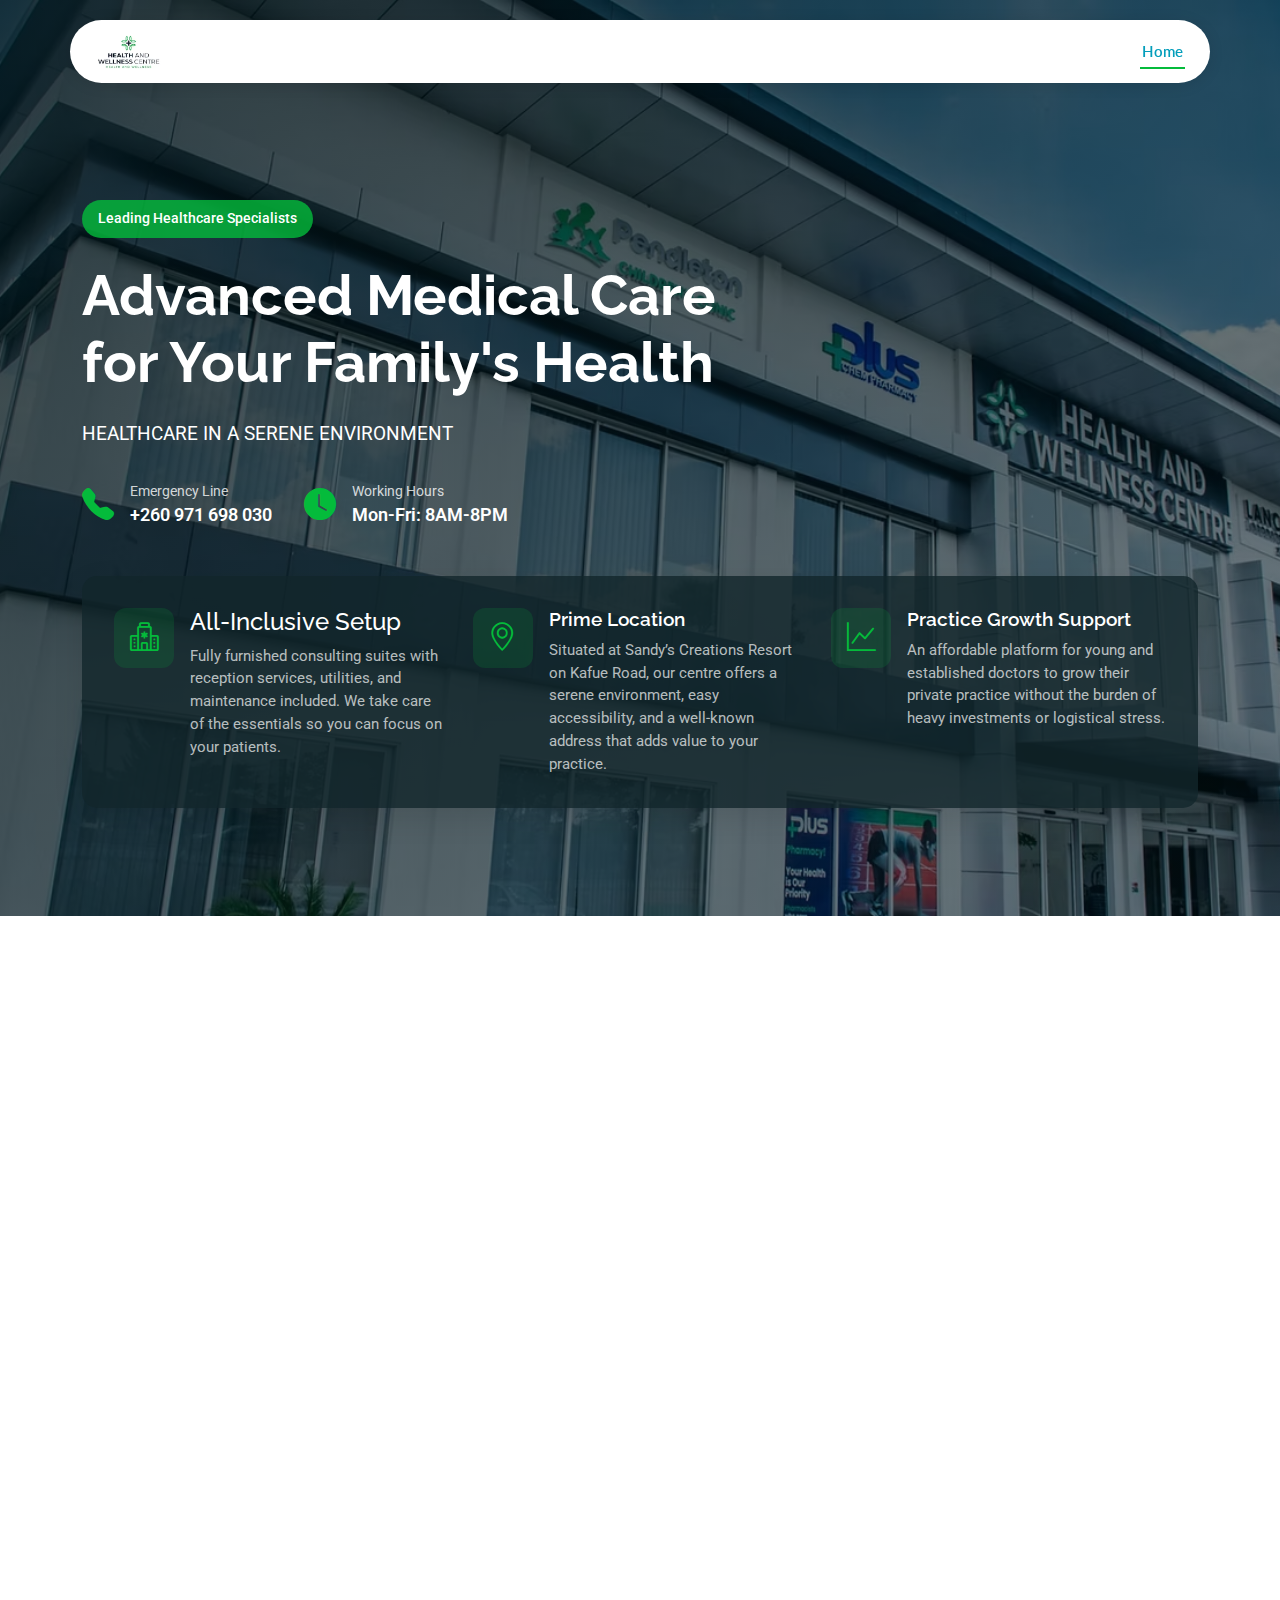
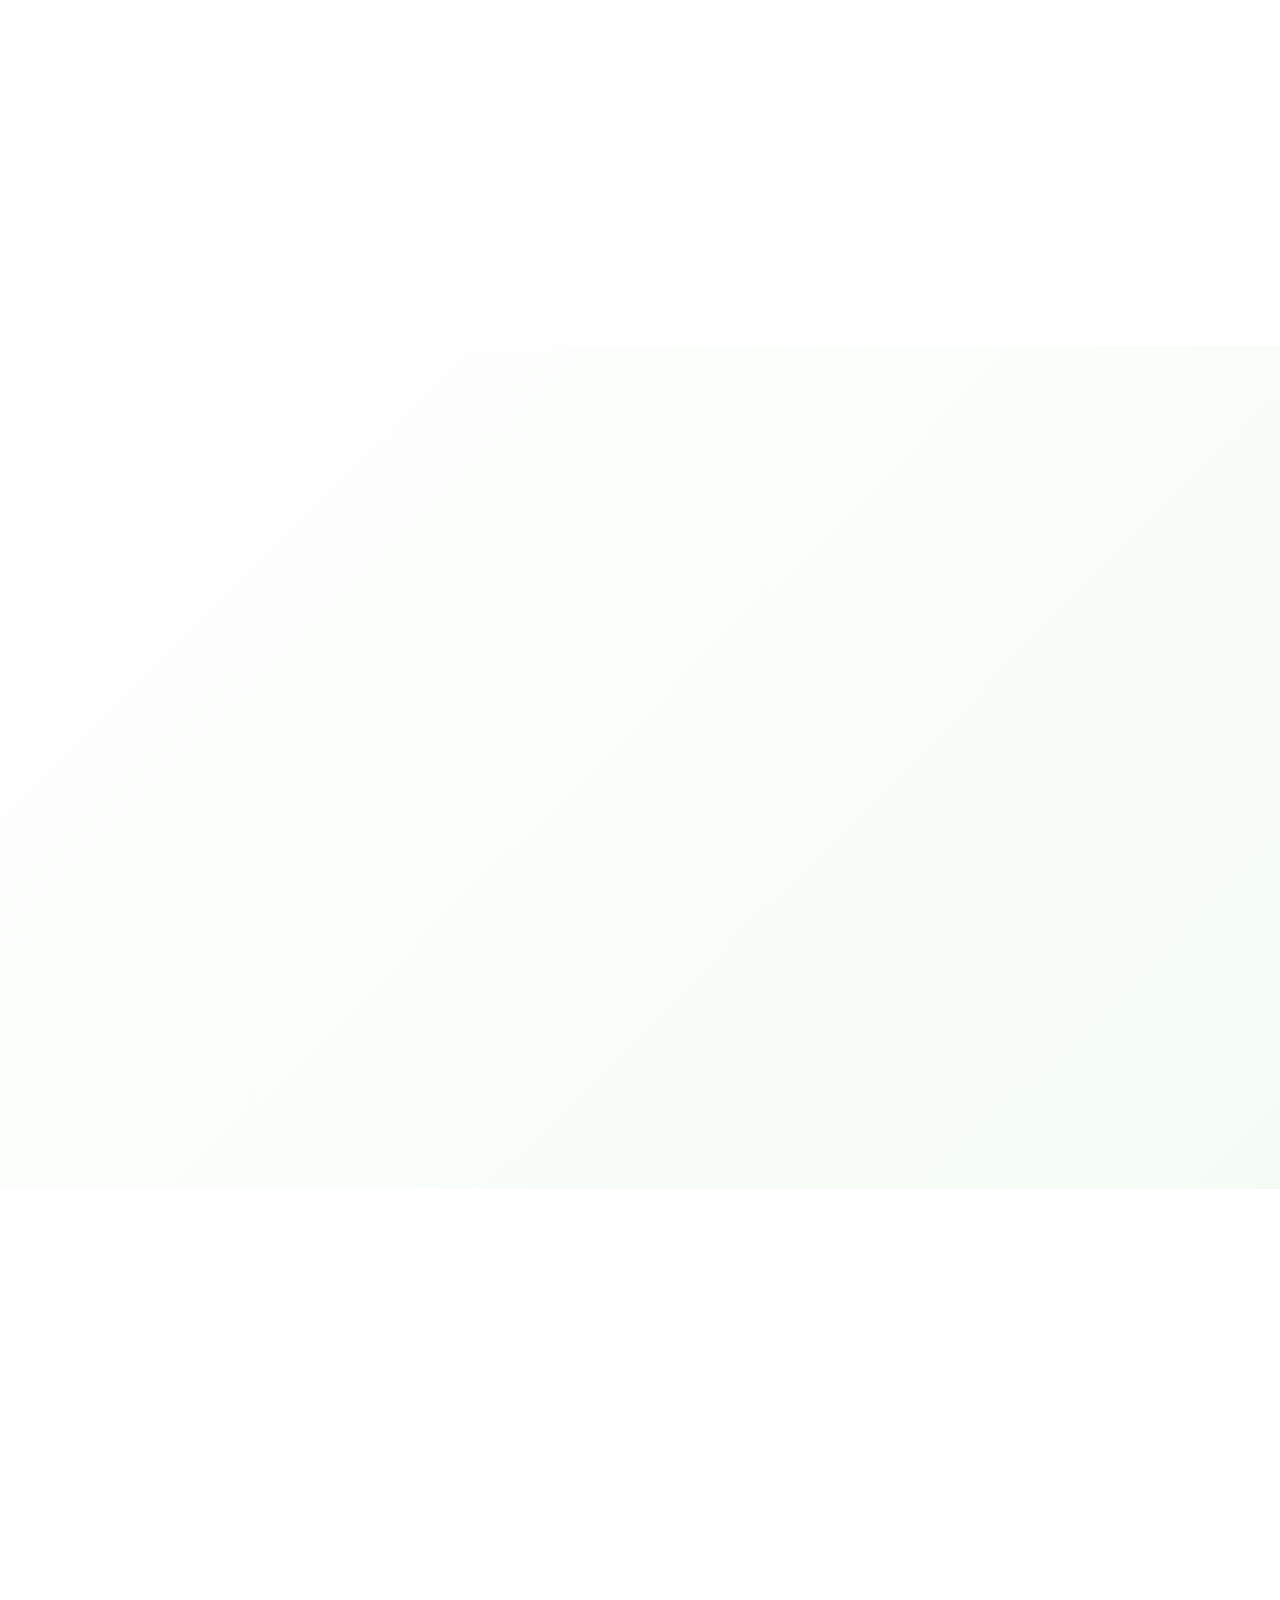
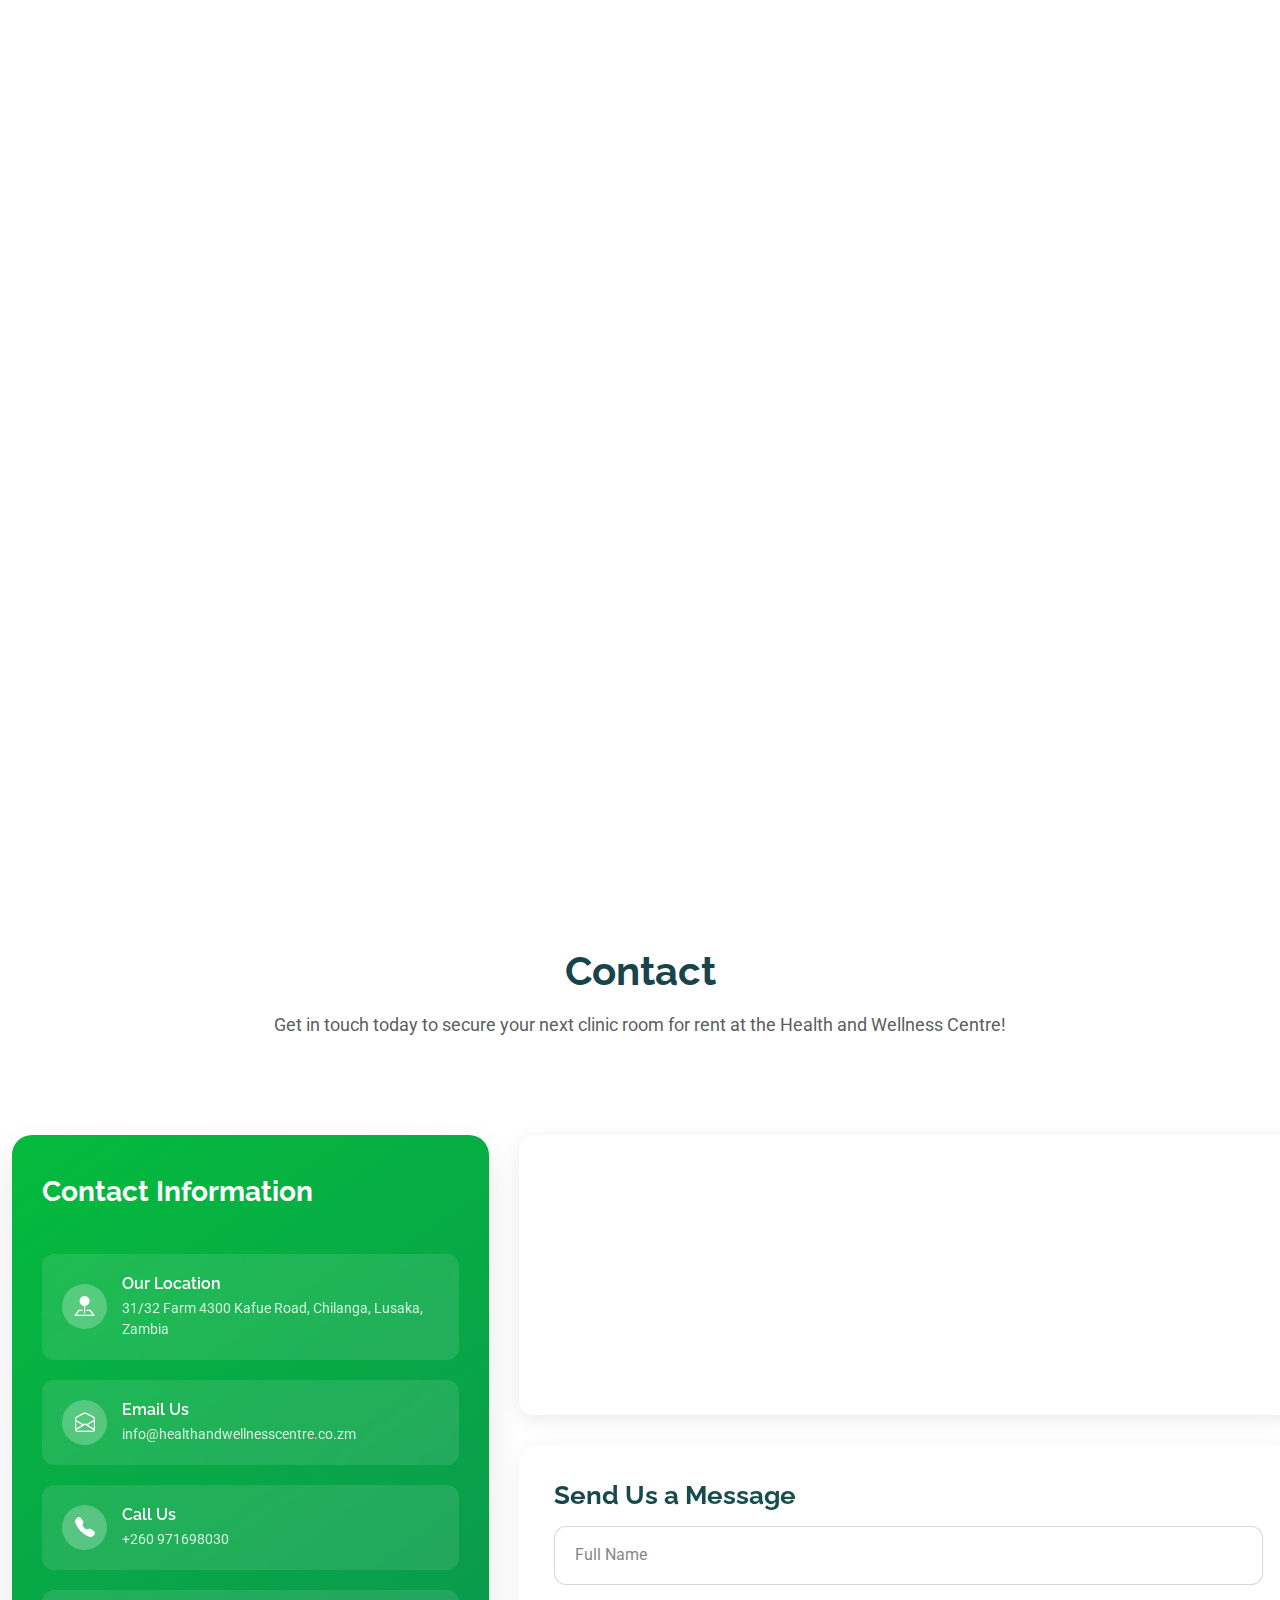
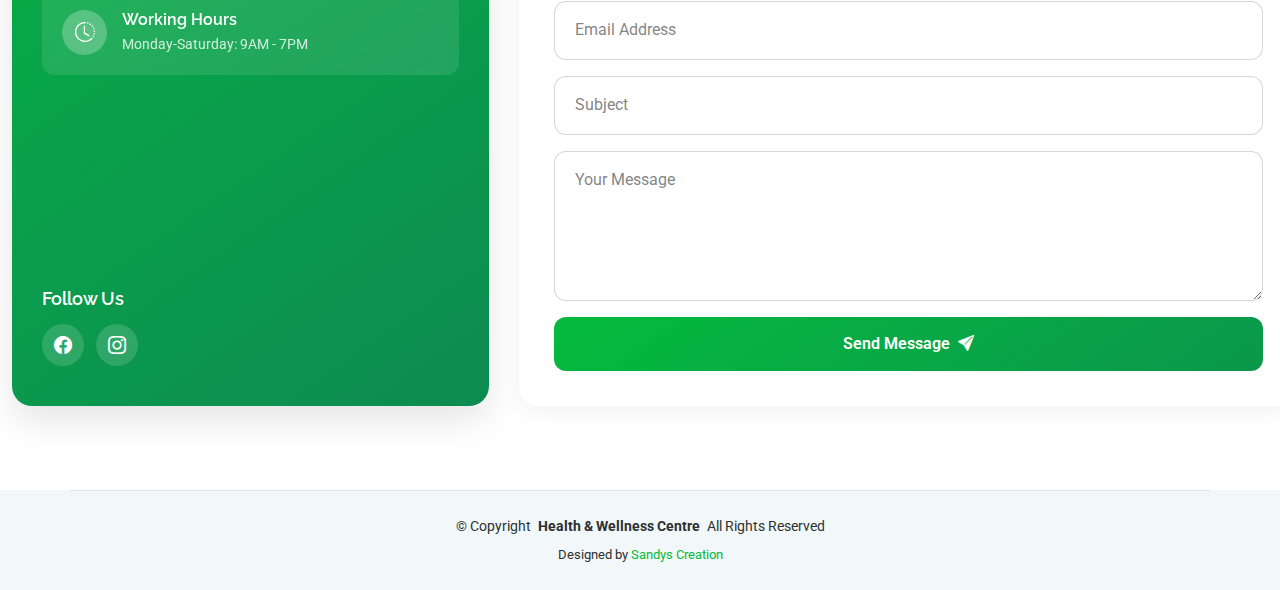
<file: index.html>
<!DOCTYPE html>
<html lang="en">
  <head>
    <meta charset="utf-8" />
    <meta content="width=device-width, initial-scale=1.0" name="viewport" />
    <title>Health & Wellness Centre</title>
    <meta name="description" content="" />
    <meta name="keywords" content="" />

    <!-- Favicons -->
    <link href="assets/img/favicon.png" rel="icon" />
    <link href="assets/img/apple-touch-icon.png" rel="apple-touch-icon" />

    <!-- Fonts -->
    <link href="https://fonts.googleapis.com" rel="preconnect" />
    <link href="https://fonts.gstatic.com" rel="preconnect" crossorigin />
    <link
      href="https://fonts.googleapis.com/css2?family=Roboto:ital,wght@0,100;0,300;0,400;0,500;0,700;0,900;1,100;1,300;1,400;1,500;1,700;1,900&family=Lato:ital,wght@0,100;0,300;0,400;0,700;0,900;1,100;1,300;1,400;1,700;1,900&family=Raleway:ital,wght@0,100;0,200;0,300;0,400;0,500;0,600;0,700;0,800;0,900;1,100;1,200;1,300;1,400;1,500;1,600;1,700;1,800;1,900&display=swap"
      rel="stylesheet"
    />

    <!-- Vendor CSS Files -->
    <link
      href="assets/vendor/bootstrap/css/bootstrap.min.css"
      rel="stylesheet"
    />
    <link
      href="assets/vendor/bootstrap-icons/bootstrap-icons.css"
      rel="stylesheet"
    />
    <link href="assets/vendor/aos/aos.css" rel="stylesheet" />
    <link
      href="assets/vendor/fontawesome-free/css/all.min.css"
      rel="stylesheet"
    />
    <link href="assets/vendor/swiper/swiper-bundle.min.css" rel="stylesheet" />
    <link
      href="assets/vendor/glightbox/css/glightbox.min.css"
      rel="stylesheet"
    />

    <!-- Main CSS File -->
    <link href="assets/css/main.css" rel="stylesheet" />
  </head>

  <body class="index-page">
    <header id="header" class="header d-flex align-items-center fixed-top">
      <div
        class="header-container container-fluid container-xl position-relative d-flex align-items-center justify-content-between"
      >
        <a
          href="index.html"
          class="logo d-flex align-items-center me-auto me-xl-0"
        >
          <img src="assets/img/logo.webp" alt="" />
        </a>

        <nav id="navmenu" class="navmenu">
          <ul>
            <li><a href="index.html" class="active">Home</a></li>
            <!-- <li><a href="about.html">Profile</a></li>
            <li><a href="departments.html">Facilities</a></li>
            <li><a href="doctors.html">Team</a></li>
            <li><a href="gallery.html">Gallery</a></li> -->
          </ul>
          <i class="mobile-nav-toggle d-xl-none bi bi-list"></i>
        </nav>
      </div>
    </header>

    <main class="main">
      <!-- Hero Section -->
      <section id="hero" class="hero section dark-background">
        <div class="container-fluid p-0">
          <div class="hero-wrapper">
            <div class="hero-image">
              <img
                src="assets/img/health/hero.avif"
                alt="Advanced Healthcare"
                class="img-fluid"
              />
            </div>

            <div class="hero-content">
              <div class="container">
                <div class="row">
                  <div
                    class="col-lg-7 col-md-10"
                    data-aos="fade-right"
                    data-aos-delay="100"
                  >
                    <div class="content-box">
                      <span
                        class="badge-accent"
                        data-aos="fade-up"
                        data-aos-delay="150"
                        >Leading Healthcare Specialists</span
                      >
                      <h1 data-aos="fade-up" data-aos-delay="200">
                        Advanced Medical Care for Your Family's Health
                      </h1>
                      <p data-aos="fade-up" data-aos-delay="250">
                        HEALTHCARE IN A SERENE ENVIRONMENT
                      </p>

                      <div
                        class="info-badges"
                        data-aos="fade-up"
                        data-aos-delay="350"
                      >
                        <div class="badge-item">
                          <i class="bi bi-telephone-fill"></i>
                          <div class="badge-content">
                            <span>Emergency Line</span>
                            <strong>+260 971 698 030</strong>
                          </div>
                        </div>
                        <div class="badge-item">
                          <i class="bi bi-clock-fill"></i>
                          <div class="badge-content">
                            <span>Working Hours</span>
                            <strong>Mon-Fri: 8AM-8PM</strong>
                          </div>
                        </div>
                      </div>
                    </div>
                  </div>
                </div>

                <div class="features-wrapper">
                  <div class="row gy-4">
                    <div class="col-lg-4">
                      <div
                        class="feature-item"
                        data-aos="fade-up"
                        data-aos-delay="450"
                      >
                        <div class="feature-icon">
                          <i
                            class="bi bi-hospital icon icon-maroon"
                            aria-hidden="true"
                          ></i>
                        </div>
                        <div class="feature-text">
                          <h4>All-Inclusive Setup</h4>
                          <p>
                            Fully furnished consulting suites with reception
                            services, utilities, and maintenance included. We
                            take care of the essentials so you can focus on your
                            patients.
                          </p>
                        </div>
                      </div>
                    </div>

                    <div class="col-lg-4">
                      <div
                        class="feature-item"
                        data-aos="fade-up"
                        data-aos-delay="500"
                      >
                        <div class="feature-icon">
                          <i
                            class="bi bi-geo-alt icon icon-maroon"
                            aria-hidden="true"
                          ></i>
                        </div>
                        <div class="feature-text">
                          <h3>Prime Location</h3>
                          <p>
                            Situated at Sandy’s Creations Resort on Kafue Road,
                            our centre offers a serene environment, easy
                            accessibility, and a well-known address that adds
                            value to your practice.
                          </p>
                        </div>
                      </div>
                    </div>

                    <div class="col-lg-4">
                      <div
                        class="feature-item"
                        data-aos="fade-up"
                        data-aos-delay="550"
                      >
                        <div class="feature-icon">
                          <i
                            class="bi bi-graph-up icon icon-maroon"
                            aria-hidden="true"
                          ></i>
                        </div>
                        <div class="feature-text">
                          <h3>Practice Growth Support</h3>
                          <p>
                            An affordable platform for young and established
                            doctors to grow their private practice without the
                            burden of heavy investments or logistical stress.
                          </p>
                        </div>
                      </div>
                    </div>
                  </div>
                </div>
              </div>
            </div>
          </div>
        </div>
      </section>
      <!-- /Hero Section -->

      <!-- Home About Section -->
      <section id="home-about" class="home-about section">
        <div class="container" data-aos="fade-up" data-aos-delay="100">
          <div class="row gy-5 align-items-center">
            <div class="col-lg-6" data-aos="fade-right" data-aos-delay="200">
              <div class="about-image">
                <img
                  src="assets/img/frontdesk.avif"
                  alt="Modern Healthcare Facility"
                  class="img-fluid rounded-3 mb-4"
                />
                <div class="experience-badge">
                  <span class="years">4+</span>
                  <span class="text">Years of Excellence</span>
                </div>
              </div>
            </div>

            <div class="col-lg-6" data-aos="fade-left" data-aos-delay="300">
              <div class="about-content">
                <h2>Welcome to the Health and Wellness Centre</h2>
                <p class="lead">
                  Nestled within the lush gardens and serene ponds of Sandy's
                  Creations Resort, our Health and Wellness Centre is a
                  dedicated sanctuary for your complete well-being. We provide a
                  comprehensive array of services in one of Zambia's most
                  picturesque and tranquil settings, designed to nurture your
                  physical, mental, and emotional health.
                </p>

                <div class="row g-4 mt-4">
                  <div class="col-md-6" data-aos="fade-up" data-aos-delay="400">
                    <div class="feature-item">
                      <div class="icon">
                        <i class="bi bi-heart-pulse"></i>
                      </div>
                      <h4>Holistic & Integrated Care</h4>
                      <p>
                        We uniquely blend conventional medicine with holistic
                        healing practices, treating the whole person—mind, body,
                        and spirit for truly comprehensive well-being.
                      </p>
                    </div>
                  </div>

                  <div class="col-md-6" data-aos="fade-up" data-aos-delay="500">
                    <div class="feature-item">
                      <div class="icon">
                        <i class="bi bi-star"></i>
                      </div>
                      <h4>Expert Multidisciplinary Team</h4>
                      <p>
                        Receive personalized care from our highly skilled and
                        compassionate practitioners, who span various
                        disciplines to meet all your health and wellness needs
                        under one roof.
                      </p>
                    </div>
                  </div>
                </div>

                <div class="cta-wrapper mt-4">
                  <a href="" class="btn btn-primary"
                    >Learn More About Us</a
                  >
                  <a href="#" class="btn btn-outline">Meet Our Team</a>
                </div>
              </div>
            </div>
          </div>

          <div
            class="row mt-5 pt-4 certifications-row"
            data-aos="fade-up"
            data-aos-delay="600"
          >
            <div class="col-12 text-center mb-4">
              <h4 class="certification-title">Our Facilities</h4>
            </div>
            <div class="col-12">
              <div class="certifications">
                <div
                  class="certification-item"
                  data-aos="zoom-in"
                  data-aos-delay="700"
                >
                  <img
                    src="assets/img/facilities/Leap.avif"
                    alt="Certification"
                  />
                </div>
                <div
                  class="certification-item"
                  data-aos="zoom-in"
                  data-aos-delay="800"
                >
                  <img
                    src="assets/img/facilities/Abacus.avif"
                    alt="Certification"
                  />
                </div>
                <div
                  class="certification-item"
                  data-aos="zoom-in"
                  data-aos-delay="900"
                >
                  <img
                    src="assets/img/facilities/Lancet.avif"
                    alt="Certification"
                  />
                </div>
                <div
                  class="certification-item"
                  data-aos="zoom-in"
                  data-aos-delay="900"
                >
                  <img
                    src="assets/img/facilities/Pendleton.avif"
                    alt="Certification"
                  />
                </div>

                <div
                  class="certification-item"
                  data-aos="zoom-in"
                  data-aos-delay="900"
                >
                  <img
                    src="assets/img/facilities/women.avif"
                    alt="Certification"
                  />
                </div>

                <div
                  class="certification-item"
                  data-aos="zoom-in"
                  data-aos-delay="1000"
                >
                  <img
                    src="assets/img/facilities/BRAUN.avif"
                    alt="Certification"
                  />
                </div>
              </div>
            </div>
          </div>
        </div>
      </section>
      <!-- /Home About Section -->

      

      <!-- Call To Action Section -->
      <section id="call-to-action" class="call-to-action section">
        <div class="container" data-aos="fade-up" data-aos-delay="100">
          <div class="row justify-content-center">
            <div class="col-lg-8 text-center">
              <h2 data-aos="fade-up" data-aos-delay="200">
                Your Health is Our Priority
              </h2>
              <p data-aos="fade-up" data-aos-delay="250">
                Comprehensive array of services aimed at enhancing your
                physical, mental, and emotional well-being.
              </p>
            </div>
          </div>

          <div class="row features-row" data-aos="fade-up" data-aos-delay="400">
            <div class="col-lg-4 col-md-6 mb-4">
              <div class="feature-card">
                <div class="icon-wrapper">
                  <i class="bi bi-people"></i>
                </div>
                <h5>Expert Medical Team</h5>
                <p>
                  Access a multidisciplinary team of experienced doctors and
                  wellness practitioners committed to personalized care tailored
                  to your needs.
                </p>
                <a href="#" class="feature-link">
                  <span>Meet Our Team</span>
                  <i class="bi bi-people"></i>
                </a>
              </div>
            </div>

            <div class="col-lg-4 col-md-6 mb-4">
              <div class="feature-card">
                <div class="icon-wrapper">
                  <i class="bi bi-flower1"></i>
                </div>
                <h5>Holistic Wellness</h5>
                <p>
                  Integrating conventional medicine with holistic therapies to
                  nurture your mind, body, and spirit. HAWC
                </p>
                <a href="#" class="feature-link">
                  <span>Explore Wellness</span>
                  <i class="bi bi-flower1"></i>
                </a>
              </div>
            </div>

            <div class="col-lg-4 col-md-6 mb-4">
              <div class="feature-card">
                <div class="icon-wrapper">
                  <i class="bi bi-tree"></i>
                </div>
                <h5>Relaxing Environment</h5>
                <p>
                  Set within Sandy’s Creations Resort, enjoy healing in a serene
                  and nature-inspired atmosphere.
                </p>
                <a href="#" class="feature-link">
                  <span>Learn More</span>
                  <i class="bi bi-tree"></i>
                </a>
              </div>
            </div>
          </div>

          <div class="emergency-alert" data-aos="zoom-in" data-aos-delay="500">
            <div class="row align-items-center">
              <div class="col-lg-8">
                <div class="emergency-content">
                  <div class="emergency-icon">
                    <i class="bi bi-telephone-fill"></i>
                  </div>
                  <div class="emergency-text">
                    <h4>Medical Emergency?</h4>
                    <p>
                      Call our 24/7 emergency hotline for immediate assistance
                    </p>
                  </div>
                </div>
              </div>
              <div class="col-lg-4 text-end">
                <a href="tel:911" class="emergency-btn">
                  <i class="bi bi-telephone-fill"></i>
                  Call (+260) 971698030
                </a>
              </div>
            </div>
          </div>
        </div>
      </section>
      <!-- /Call To Action Section -->


       <!-- Departments Section -->
    <section id="departments" class="departments section">

      <div class="container" data-aos="fade-up" data-aos-delay="100">
        <div class="row justify-content-center">
            <div class="col-lg-8 text-center">
              <h2 data-aos="fade-up" data-aos-delay="200">
                Your Health is Our Priority
              </h2>
              <p data-aos="fade-up" data-aos-delay="250">
                Comprehensive array of services aimed at enhancing your
                physical, mental, and emotional well-being.
              </p>
            </div>
          </div>

        <div class="row gy-4">

          <!-- First Column with 2 departments -->
          <div class="col-lg-4" data-aos="zoom-in" data-aos-delay="200">
            <div class="department-card">
              <div class="department-header">
                <div class="department-icon">
                  <i class="bi bi-heart-pulse"></i>
                </div>
                <h3>Nutrihealth Pharmacy</h3>
                <p class="department-subtitle">Guidance from pharmacists Nutritionists</p>
              </div>
              <div class="department-image-wrapper">
                <img src="assets/img/health/h1.webp" alt="Cardiology" class="img-fluid" loading="lazy">
                <div class="department-stats">
                </div>
              </div>
              <div class="department-content">
                <ul class="department-highlights">
                  <li><i class="bi bi-check2"></i> Wide range of imported & local medications</li>
                  <li><i class="bi bi-check2"></i> Vitamins, supplements, cosmetics</li>
                  <li><i class="bi bi-check2"></i> Nutritional health essentials</li>
                </ul>
              </div>
            </div>

            <div class="department-card" data-aos="zoom-in" data-aos-delay="350">
              <div class="department-header">
                <div class="department-icon">
                  <i class="bi bi-shield-plus"></i>
                </div>
                <h4>Lancet Laboratories Zambia</h4>
                <p class="department-subtitle">Part of Cerba Lancet Africa network</p>
              </div>
              <div class="department-image-wrapper">
                <img src="assets/img/health/h4.jpg" alt="Dermatology" class="img-fluid" loading="lazy">
                <div class="department-stats">
                </div>
              </div>
              <div class="department-content">
                <ul class="department-highlights">
                  <li><i class="bi bi-check2"></i> 24/7 pathology testing</li>
                  <li><i class="bi bi-check2"></i> Accredited by HPCZ & ASLM</li>
                  <li><i class="bi bi-check2"></i> Haematology, Immunology, Chemistry, Covid-19 tests</li>
                </ul>
              </div>
            </div>
          </div><!-- End First Column -->


              <!-- First Column with 2 departments -->
          <div class="col-lg-4" data-aos="zoom-in" data-aos-delay="200">
            <div class="department-card">
              <div class="department-header">
                <div class="department-icon">
                  <i class="bi bi-heart-pulse"></i>
                </div>
                <h3>B. Braun Renal Care Centre</h3>
                <p class="department-subtitle">Located at Sandy’s Creations, Lusaka </p>
              </div>
              <div class="department-image-wrapper">
                <img src="assets/img/health/h2.jpeg" alt="Cardiology" class="img-fluid" loading="lazy">
             
              </div>
              <div class="department-content">
                <p></p>
                <ul class="department-highlights">
                  <li><i class="bi bi-check2"></i> State-of-the-art dialysis machines</li>
                  <li><i class="bi bi-check2"></i> Experienced renal care staff</li>
                  <li><i class="bi bi-check2"></i> Serves local & international patients</li>
                </ul>
              </div>
            </div>

            <div class="department-card" data-aos="zoom-in" data-aos-delay="350">
              <div class="department-header">
                <div class="department-icon">
                  <i class="bi bi-shield-plus"></i>
                </div>
                <h3>Abacus Medical Services</h3>
                <p class="department-subtitle">Corporate medical packages available</p>
              </div>
              <div class="department-image-wrapper">
                <img src="assets/img/health/h5.webp" alt="Dermatology" class="img-fluid" loading="lazy">
              </div>
              <div class="department-content">
                <ul class="department-highlights">
                  <li><i class="bi bi-check2"></i> General & specialist consultations</li>
                  <li><i class="bi bi-check2"></i> Chronic disease management</li>
                  <li><i class="bi bi-check2"></i> Preventative healthcare & minor procedures</li>
                </ul>
              </div>
            </div>
          </div><!-- End First Column -->

              <!-- First Column with 2 departments -->
          <div class="col-lg-4" data-aos="zoom-in" data-aos-delay="200">
            <div class="department-card">
              <div class="department-header">
                <div class="department-icon">
                  <i class="bi bi-heart-pulse"></i>
                </div>
                <h3>Pendleton Children’s Clinic</h3>
                <p class="department-subtitle">Appointment-based consultations</p>
              </div>
              <div class="department-image-wrapper">
                <img src="assets/img/health/h3.jpg" alt="Cardiology" class="img-fluid" loading="lazy">
              </div>
              <div class="department-content">
                 <ul class="department-highlights">
                  <li><i class="bi bi-check2"></i> Exclusive child healthcare (0–16 yrs)</li>
                  <li><i class="bi bi-check2"></i> Vaccinations, autism & ADHD assessments</li>
                  <li><i class="bi bi-check2"></i> Under-five clinics, EEGs, lung tests</li>
                </ul>
              </div>
            </div>

            <div class="department-card" data-aos="zoom-in" data-aos-delay="350">
              <div class="department-header">
                <div class="department-icon">
                  <i class="bi bi-shield-plus"></i>
                </div>
                <h3>Leap Medical Services</h3>
                <p class="department-subtitle">Home care also available</p>
              </div>
              <div class="department-image-wrapper">
                <img src="assets/img/health/h6.jpg" alt="Dermatology" class="img-fluid" loading="lazy">
              </div>
              <div class="department-content">
                <ul class="department-highlights">
                  <li><i class="bi bi-check2"></i> General & specialist consultations</li>
                  <li><i class="bi bi-check2"></i> Physiotherapy & rehabilitation</li>
                  <li><i class="bi bi-check2"></i> Surgical interventions (lumps, joints, etc.)</li>
                </ul>
              </div>
            </div>
          </div><!-- End First Column -->


        </div>

      </div>

    </section><!-- /Departments Section -->

    

    <!-- Page Title -->
    <div class="page-title">
      <div class="title-wrapper">
        <h1>Contact</h1>
        <p>Get in touch today to secure your next clinic room for rent at the Health and Wellness Centre!</p>
      </div>
    </div><!-- End Page Title -->

    <!-- Contact Section -->
    <section id="contact" class="contact section">

      <div class="container">
        <div class="contact-wrapper">
          <div class="contact-info-panel">
            <div class="contact-info-header">
              <h3>Contact Information</h3>
              </div>

            <div class="contact-info-cards">
              <div class="info-card">
                <div class="icon-container">
                  <i class="bi bi-pin-map-fill"></i>
                </div>
                <div class="card-content">
                  <h4>Our Location</h4>
                  <p>31/32 Farm 4300 Kafue Road, Chilanga, Lusaka, Zambia</p>
                </div>
              </div>

              <div class="info-card">
                <div class="icon-container">
                  <i class="bi bi-envelope-open"></i>
                </div>
                <div class="card-content">
                  <h4>Email Us</h4>
                  <p>info@healthandwellnesscentre.co.zm</p>
                </div>
              </div>

              <div class="info-card">
                <div class="icon-container">
                  <i class="bi bi-telephone-fill"></i>
                </div>
                <div class="card-content">
                  <h4>Call Us</h4>
                  <p>​+260 971698030</p>
                </div>
              </div>

              <div class="info-card">
                <div class="icon-container">
                  <i class="bi bi-clock-history"></i>
                </div>
                <div class="card-content">
                  <h4>Working Hours</h4>
                  <p>Monday-Saturday: 9AM - 7PM</p>
                </div>
              </div>
            </div>

            <div class="social-links-panel">
              <h5>Follow Us</h5>
              <div class="social-icons">
                <a href="https://www.facebook.com/healthandwellnesscentrezm"><i class="bi bi-facebook"></i></a>
                <a href="https://www.instagram.com/healthandwellnesscentre.zm/#"><i class="bi bi-instagram"></i></a>
                 </div>
            </div>
          </div>

          <div class="contact-form-panel">
            <div class="map-container">
              <iframe src="https://www.google.com/maps/embed?pb=!1m14!1m12!1m3!1d285.7451060614568!2d28.261313588367695!3d-15.51062934173023!2m3!1f0!2f0!3f0!3m2!1i1024!2i768!4f13.1!5e0!3m2!1sen!2szm!4v1759485627727!5m2!1sen!2szm" width="100%" height="100%" style="border:0;" allowfullscreen="" loading="lazy" referrerpolicy="no-referrer-when-downgrade"></iframe>
            </div>

            <div class="form-container">
              <h3>Send Us a Message</h3>
            
              <form action="forms/contact.php" method="post" class="php-email-form">
                <div class="form-floating mb-3">
                  <input type="text" class="form-control" id="nameInput" name="name" placeholder="Full Name" required="">
                  <label for="nameInput">Full Name</label>
                </div>

                <div class="form-floating mb-3">
                  <input type="email" class="form-control" id="emailInput" name="email" placeholder="Email Address" required="">
                  <label for="emailInput">Email Address</label>
                </div>

                <div class="form-floating mb-3">
                  <input type="text" class="form-control" id="subjectInput" name="subject" placeholder="Subject" required="">
                  <label for="subjectInput">Subject</label>
                </div>

                <div class="form-floating mb-3">
                  <textarea class="form-control" id="messageInput" name="message" rows="5" placeholder="Your Message" style="height: 150px" required=""></textarea>
                  <label for="messageInput">Your Message</label>
                </div>

                <div class="my-3">
                  <div class="loading">Loading</div>
                  <div class="error-message"></div>
                  <div class="sent-message">Your message has been sent. Thank you!</div>
                </div>

                <div class="d-grid">
                  <button type="submit" class="btn-submit">Send Message <i class="bi bi-send-fill ms-2"></i></button>
                </div>
              </form>
            </div>
          </div>
        </div>
      </div>
    </section><!-- /Contact Section -->



      
    </main>

    <footer id="footer" class="footer position-relative light-background">
    

      <div class="container copyright text-center mt-4">
        <p>
          © <span>Copyright</span>
          <strong class="px-1 sitename">Health & Wellness Centre</strong>
          <span>All Rights Reserved</span>
        </p>
        <div class="credits">
          Designed by <a href="https://sandyscreations.net/">Sandys Creation</a>
        </div>
      </div>
    </footer>

    <!-- Scroll Top -->
    <a
      href="#"
      id="scroll-top"
      class="scroll-top d-flex align-items-center justify-content-center"
      ><i class="bi bi-arrow-up-short"></i
    ></a>

    <!-- Preloader -->
    <div id="preloader"></div>

    <!-- Vendor JS Files -->
    <script src="assets/vendor/bootstrap/js/bootstrap.bundle.min.js"></script>
    <script src="assets/vendor/php-email-form/validate.js"></script>
    <script src="assets/vendor/aos/aos.js"></script>
    <script src="assets/vendor/purecounter/purecounter_vanilla.js"></script>
    <script src="assets/vendor/swiper/swiper-bundle.min.js"></script>
    <script src="assets/vendor/imagesloaded/imagesloaded.pkgd.min.js"></script>
    <script src="assets/vendor/isotope-layout/isotope.pkgd.min.js"></script>
    <script src="assets/vendor/glightbox/js/glightbox.min.js"></script>

    <!-- Main JS File -->
    <script src="assets/js/main.js"></script>
  </body>
</html>
</file>
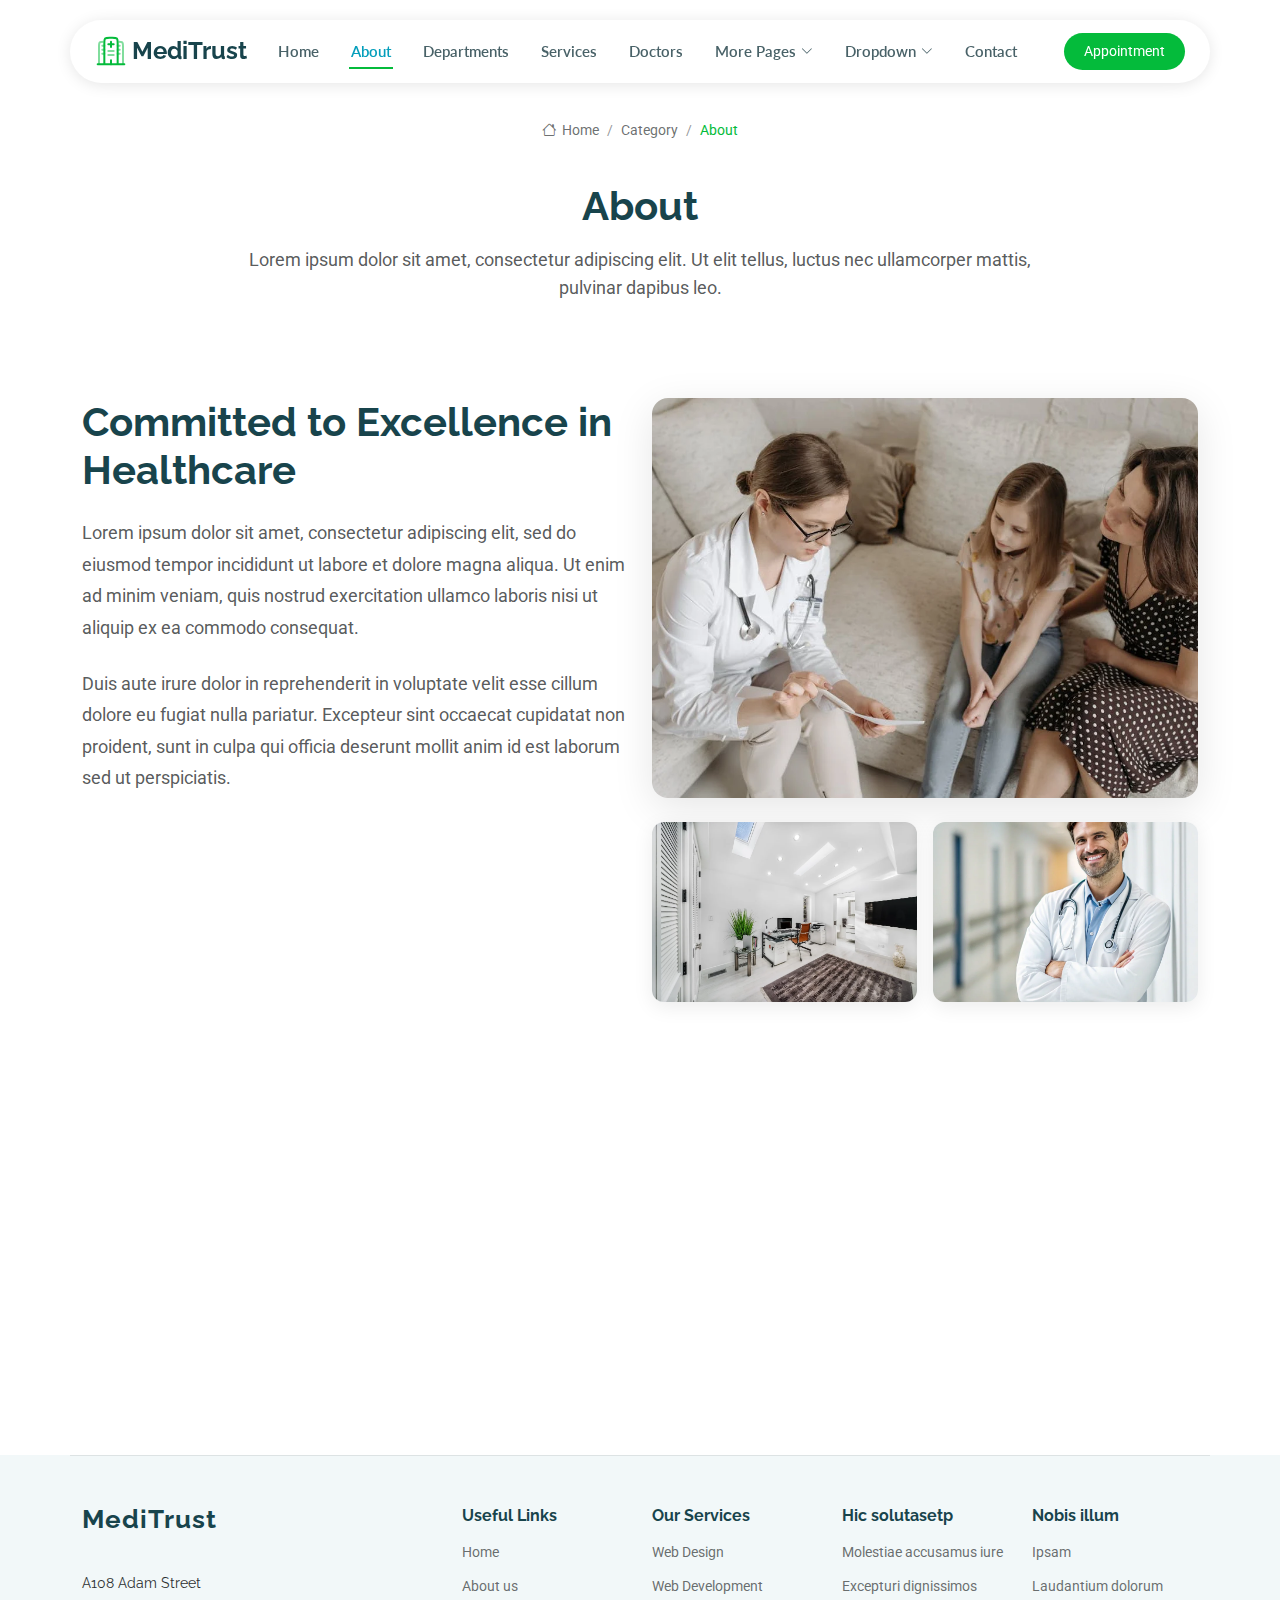
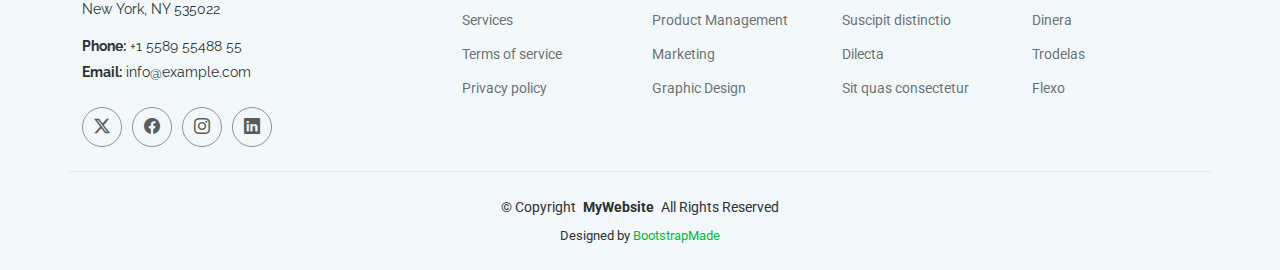
<file: about.html>
<!DOCTYPE html>
<html lang="en">

<head>
  <meta charset="utf-8">
  <meta content="width=device-width, initial-scale=1.0" name="viewport">
  <title>About - MediTrust Bootstrap Template</title>
  <meta name="description" content="">
  <meta name="keywords" content="">

  <!-- Favicons -->
  <link href="../assets/img/favicon.png" rel="icon">
  <link href="../assets/img/apple-touch-icon.png" rel="apple-touch-icon">

  <!-- Fonts -->
  <link href="https://fonts.googleapis.com" rel="preconnect">
  <link href="https://fonts.gstatic.com" rel="preconnect" crossorigin>
  <link href="https://fonts.googleapis.com/css2?family=Roboto:ital,wght@0,100;0,300;0,400;0,500;0,700;0,900;1,100;1,300;1,400;1,500;1,700;1,900&family=Lato:ital,wght@0,100;0,300;0,400;0,700;0,900;1,100;1,300;1,400;1,700;1,900&family=Raleway:ital,wght@0,100;0,200;0,300;0,400;0,500;0,600;0,700;0,800;0,900;1,100;1,200;1,300;1,400;1,500;1,600;1,700;1,800;1,900&display=swap" rel="stylesheet">

  <!-- Vendor CSS Files -->
  <link href="../assets/vendor/bootstrap/css/bootstrap.min.css" rel="stylesheet">
  <link href="../assets/vendor/bootstrap-icons/bootstrap-icons.css" rel="stylesheet">
  <link href="../assets/vendor/aos/aos.css" rel="stylesheet">
  <link href="../assets/vendor/fontawesome-free/css/all.min.css" rel="stylesheet">
  <link href="../assets/vendor/swiper/swiper-bundle.min.css" rel="stylesheet">
  <link href="../assets/vendor/glightbox/css/glightbox.min.css" rel="stylesheet">

  <!-- Main CSS File -->
  <link href="../assets/css/main.css" rel="stylesheet">

  <!-- =======================================================
  * Template Name: MediTrust
  * Template URL: https://bootstrapmade.com/meditrust-bootstrap-hospital-website-template/
  * Updated: Jul 04 2025 with Bootstrap v5.3.7
  * Author: BootstrapMade.com
  * License: https://bootstrapmade.com/license/
  ======================================================== -->
</head>

<body class="about-page">

  <header id="header" class="header d-flex align-items-center fixed-top">
    <div class="header-container container-fluid container-xl position-relative d-flex align-items-center justify-content-between">

      <a href="index.html" class="logo d-flex align-items-center me-auto me-xl-0">
        <!-- Uncomment the line below if you also wish to use an image logo -->
        <!-- <img src="../assets/img/logo.webp" alt=""> -->
        <svg class="my-icon" viewBox="0 0 24 24" fill="none" xmlns="http://www.w3.org/2000/svg">
          <g id="bgCarrier" stroke-width="0"></g>
          <g id="tracerCarrier" stroke-linecap="round" stroke-linejoin="round"></g>
          <g id="iconCarrier">
            <path d="M22 22L2 22" stroke="currentColor" stroke-width="1.5" stroke-linecap="round"></path>
            <path d="M17 22V6C17 4.11438 17 3.17157 16.4142 2.58579C15.8284 2 14.8856 2 13 2H11C9.11438 2 8.17157 2 7.58579 2.58579C7 3.17157 7 4.11438 7 6V22" stroke="currentColor" stroke-width="1.5"></path>
            <path opacity="0.5" d="M21 22V8.5C21 7.09554 21 6.39331 20.6629 5.88886C20.517 5.67048 20.3295 5.48298 20.1111 5.33706C19.6067 5 18.9045 5 17.5 5" stroke="currentColor" stroke-width="1.5"></path>
            <path opacity="0.5" d="M3 22V8.5C3 7.09554 3 6.39331 3.33706 5.88886C3.48298 5.67048 3.67048 5.48298 3.88886 5.33706C4.39331 5 5.09554 5 6.5 5" stroke="currentColor" stroke-width="1.5"></path>
            <path d="M12 22V19" stroke="currentColor" stroke-width="1.5" stroke-linecap="round"></path>
            <path opacity="0.5" d="M10 12H14" stroke="currentColor" stroke-width="1.5" stroke-linecap="round"></path>
            <path opacity="0.5" d="M5.5 11H7" stroke="currentColor" stroke-width="1.5" stroke-linecap="round"></path>
            <path opacity="0.5" d="M5.5 14H7" stroke="currentColor" stroke-width="1.5" stroke-linecap="round"></path>
            <path opacity="0.5" d="M17 11H18.5" stroke="currentColor" stroke-width="1.5" stroke-linecap="round"></path>
            <path opacity="0.5" d="M17 14H18.5" stroke="currentColor" stroke-width="1.5" stroke-linecap="round"></path>
            <path opacity="0.5" d="M5.5 8H7" stroke="currentColor" stroke-width="1.5" stroke-linecap="round"></path>
            <path opacity="0.5" d="M17 8H18.5" stroke="currentColor" stroke-width="1.5" stroke-linecap="round"></path>
            <path opacity="0.5" d="M10 15H14" stroke="currentColor" stroke-width="1.5" stroke-linecap="round"></path>
            <path d="M12 9V5" stroke="currentColor" stroke-width="1.5" stroke-linecap="round" stroke-linejoin="round"></path>
            <path d="M14 7L10 7" stroke="currentColor" stroke-width="1.5" stroke-linecap="round" stroke-linejoin="round"></path>
          </g>
        </svg>

        <h1 class="sitename">MediTrust</h1>
      </a>

      <nav id="navmenu" class="navmenu">
        <ul>
          <li><a href="index.html">Home</a></li>
          <li><a href="about.html" class="active">About</a></li>
          <li><a href="departments.html">Departments</a></li>
          <li><a href="services.html">Services</a></li>
          <li><a href="doctors.html">Doctors</a></li>
          <li class="dropdown"><a href="#"><span>More Pages</span> <i class="bi bi-chevron-down toggle-dropdown"></i></a>
            <ul>
              <li><a href="department-details.html">Department Details</a></li>
              <li><a href="service-details.html">Service Details</a></li>
              <li><a href="appointment.html">Appointment</a></li>
              <li><a href="testimonials.html">Testimonials</a></li>
              <li><a href="faq.html">Frequently Asked Questions</a></li>
              <li><a href="gallery.html">Gallery</a></li>
              <li><a href="terms.html">Terms</a></li>
              <li><a href="privacy.html">Privacy</a></li>
              <li><a href="404.html">404</a></li>
            </ul>
          </li>
          <li class="dropdown"><a href="#"><span>Dropdown</span> <i class="bi bi-chevron-down toggle-dropdown"></i></a>
            <ul>
              <li><a href="#">Dropdown 1</a></li>
              <li class="dropdown"><a href="#"><span>Deep Dropdown</span> <i class="bi bi-chevron-down toggle-dropdown"></i></a>
                <ul>
                  <li><a href="#">Deep Dropdown 1</a></li>
                  <li><a href="#">Deep Dropdown 2</a></li>
                  <li><a href="#">Deep Dropdown 3</a></li>
                  <li><a href="#">Deep Dropdown 4</a></li>
                  <li><a href="#">Deep Dropdown 5</a></li>
                </ul>
              </li>
              <li><a href="#">Dropdown 2</a></li>
              <li><a href="#">Dropdown 3</a></li>
              <li><a href="#">Dropdown 4</a></li>
            </ul>
          </li>
          <li><a href="contact.html">Contact</a></li>
        </ul>
        <i class="mobile-nav-toggle d-xl-none bi bi-list"></i>
      </nav>

      <a class="btn-getstarted" href="appointment.html">Appointment</a>

    </div>
  </header>

  <main class="main">

    <!-- Page Title -->
    <div class="page-title">
      <div class="breadcrumbs">
        <nav aria-label="breadcrumb">
          <ol class="breadcrumb">
            <li class="breadcrumb-item"><a href="#"><i class="bi bi-house"></i> Home</a></li>
            <li class="breadcrumb-item"><a href="#">Category</a></li>
            <li class="breadcrumb-item active current">About</li>
          </ol>
        </nav>
      </div>

      <div class="title-wrapper">
        <h1>About</h1>
        <p>Lorem ipsum dolor sit amet, consectetur adipiscing elit. Ut elit tellus, luctus nec ullamcorper mattis, pulvinar dapibus leo.</p>
      </div>
    </div><!-- End Page Title -->

    <!-- About Section -->
    <section id="about" class="about section">

      <div class="container" data-aos="fade-up" data-aos-delay="100">

        <div class="row gy-4">
          <div class="col-lg-6">
            <div class="content">
              <h2>Committed to Excellence in Healthcare</h2>
              <p>
                Lorem ipsum dolor sit amet, consectetur adipiscing elit, sed do eiusmod tempor incididunt ut labore et dolore magna aliqua. Ut enim ad minim veniam, quis nostrud exercitation ullamco laboris nisi ut aliquip ex ea commodo consequat.
              </p>
              <p>
                Duis aute irure dolor in reprehenderit in voluptate velit esse cillum dolore eu fugiat nulla pariatur. Excepteur sint occaecat cupidatat non proident, sunt in culpa qui officia deserunt mollit anim id est laborum sed ut perspiciatis.
              </p>

              <div class="stats-container" data-aos="fade-up" data-aos-delay="200">
                <div class="row gy-4">
                  <div class="col-sm-6 col-lg-12 col-xl-6">
                    <div class="stat-item">
                      <div class="stat-number">
                        <span data-purecounter-start="0" data-purecounter-end="25" data-purecounter-duration="1" class="purecounter"></span>+
                      </div>
                      <div class="stat-label">Years of Experience</div>
                    </div>
                  </div>
                  <div class="col-sm-6 col-lg-12 col-xl-6">
                    <div class="stat-item">
                      <div class="stat-number">
                        <span data-purecounter-start="0" data-purecounter-end="50000" data-purecounter-duration="2" class="purecounter"></span>+
                      </div>
                      <div class="stat-label">Patients Treated</div>
                    </div>
                  </div>
                </div>
              </div>

              <div class="cta-buttons" data-aos="fade-up" data-aos-delay="300">
                <a href="#" class="btn-primary">Meet Our Doctors</a>
                <a href="#" class="btn-secondary">View Our Services</a>
              </div>
            </div>
          </div>

          <div class="col-lg-6">
            <div class="image-section" data-aos="fade-left" data-aos-delay="200">
              <div class="main-image">
                <img src="../assets/img/health/consultation-3.webp" alt="Healthcare consultation" class="img-fluid">
              </div>
              <div class="image-grid">
                <div class="grid-item">
                  <img src="../assets/img/health/facilities-2.webp" alt="Medical facility" class="img-fluid">
                </div>
                <div class="grid-item">
                  <img src="../assets/img/health/staff-5.webp" alt="Medical staff" class="img-fluid">
                </div>
              </div>
            </div>
          </div>
        </div>

        <div class="certifications-section" data-aos="fade-up" data-aos-delay="400">
          <div class="row">
            <div class="col-lg-12">
              <div class="section-header">
                <h3>Accreditations &amp; Certifications</h3>
                <p>We are proud to be accredited by leading healthcare organizations</p>
              </div>
              <div class="certifications-grid">
                <div class="certification-item">
                  <img src="../assets/img/clients/clients-1.webp" alt="JCI Accreditation" class="img-fluid">
                </div>
                <div class="certification-item">
                  <img src="../assets/img/clients/clients-2.webp" alt="NABH Certification" class="img-fluid">
                </div>
                <div class="certification-item">
                  <img src="../assets/img/clients/clients-3.webp" alt="ISO 9001" class="img-fluid">
                </div>
                <div class="certification-item">
                  <img src="../assets/img/clients/clients-4.webp" alt="CAP Accreditation" class="img-fluid">
                </div>
                <div class="certification-item">
                  <img src="../assets/img/clients/clients-5.webp" alt="Medical Board" class="img-fluid">
                </div>
                <div class="certification-item">
                  <img src="../assets/img/clients/clients-6.webp" alt="Healthcare Association" class="img-fluid">
                </div>
              </div>
            </div>
          </div>
        </div>

      </div>

    </section><!-- /About Section -->

  </main>

  <footer id="footer" class="footer position-relative light-background">

    <div class="container footer-top">
      <div class="row gy-4">
        <div class="col-lg-4 col-md-6 footer-about">
          <a href="index.html" class="logo d-flex align-items-center">
            <span class="sitename">MediTrust</span>
          </a>
          <div class="footer-contact pt-3">
            <p>A108 Adam Street</p>
            <p>New York, NY 535022</p>
            <p class="mt-3"><strong>Phone:</strong> <span>+1 5589 55488 55</span></p>
            <p><strong>Email:</strong> <span>info@example.com</span></p>
          </div>
          <div class="social-links d-flex mt-4">
            <a href=""><i class="bi bi-twitter-x"></i></a>
            <a href=""><i class="bi bi-facebook"></i></a>
            <a href=""><i class="bi bi-instagram"></i></a>
            <a href=""><i class="bi bi-linkedin"></i></a>
          </div>
        </div>

        <div class="col-lg-2 col-md-3 footer-links">
          <h4>Useful Links</h4>
          <ul>
            <li><a href="#">Home</a></li>
            <li><a href="#">About us</a></li>
            <li><a href="#">Services</a></li>
            <li><a href="#">Terms of service</a></li>
            <li><a href="#">Privacy policy</a></li>
          </ul>
        </div>

        <div class="col-lg-2 col-md-3 footer-links">
          <h4>Our Services</h4>
          <ul>
            <li><a href="#">Web Design</a></li>
            <li><a href="#">Web Development</a></li>
            <li><a href="#">Product Management</a></li>
            <li><a href="#">Marketing</a></li>
            <li><a href="#">Graphic Design</a></li>
          </ul>
        </div>

        <div class="col-lg-2 col-md-3 footer-links">
          <h4>Hic solutasetp</h4>
          <ul>
            <li><a href="#">Molestiae accusamus iure</a></li>
            <li><a href="#">Excepturi dignissimos</a></li>
            <li><a href="#">Suscipit distinctio</a></li>
            <li><a href="#">Dilecta</a></li>
            <li><a href="#">Sit quas consectetur</a></li>
          </ul>
        </div>

        <div class="col-lg-2 col-md-3 footer-links">
          <h4>Nobis illum</h4>
          <ul>
            <li><a href="#">Ipsam</a></li>
            <li><a href="#">Laudantium dolorum</a></li>
            <li><a href="#">Dinera</a></li>
            <li><a href="#">Trodelas</a></li>
            <li><a href="#">Flexo</a></li>
          </ul>
        </div>

      </div>
    </div>

    <div class="container copyright text-center mt-4">
      <p>© <span>Copyright</span> <strong class="px-1 sitename">MyWebsite</strong> <span>All Rights Reserved</span></p>
      <div class="credits">
        <!-- All the links in the footer should remain intact. -->
        <!-- You can delete the links only if you've purchased the pro version. -->
        <!-- Licensing information: https://bootstrapmade.com/license/ -->
        <!-- Purchase the pro version with working PHP/AJAX contact form: [buy-url] -->
        Designed by <a href="https://bootstrapmade.com/">BootstrapMade</a>
      </div>
    </div>

  </footer>

  <!-- Scroll Top -->
  <a href="#" id="scroll-top" class="scroll-top d-flex align-items-center justify-content-center"><i class="bi bi-arrow-up-short"></i></a>

  <!-- Preloader -->
  <div id="preloader"></div>

  <!-- Vendor JS Files -->
  <script src="../assets/vendor/bootstrap/js/bootstrap.bundle.min.js"></script>
  <script src="../assets/vendor/php-email-form/validate.js"></script>
  <script src="../assets/vendor/aos/aos.js"></script>
  <script src="../assets/vendor/purecounter/purecounter_vanilla.js"></script>
  <script src="../assets/vendor/swiper/swiper-bundle.min.js"></script>
  <script src="../assets/vendor/imagesloaded/imagesloaded.pkgd.min.js"></script>
  <script src="../assets/vendor/isotope-layout/isotope.pkgd.min.js"></script>
  <script src="../assets/vendor/glightbox/js/glightbox.min.js"></script>

  <!-- Main JS File -->
  <script src="../assets/js/main.js"></script>

</body>

</html>
</file>
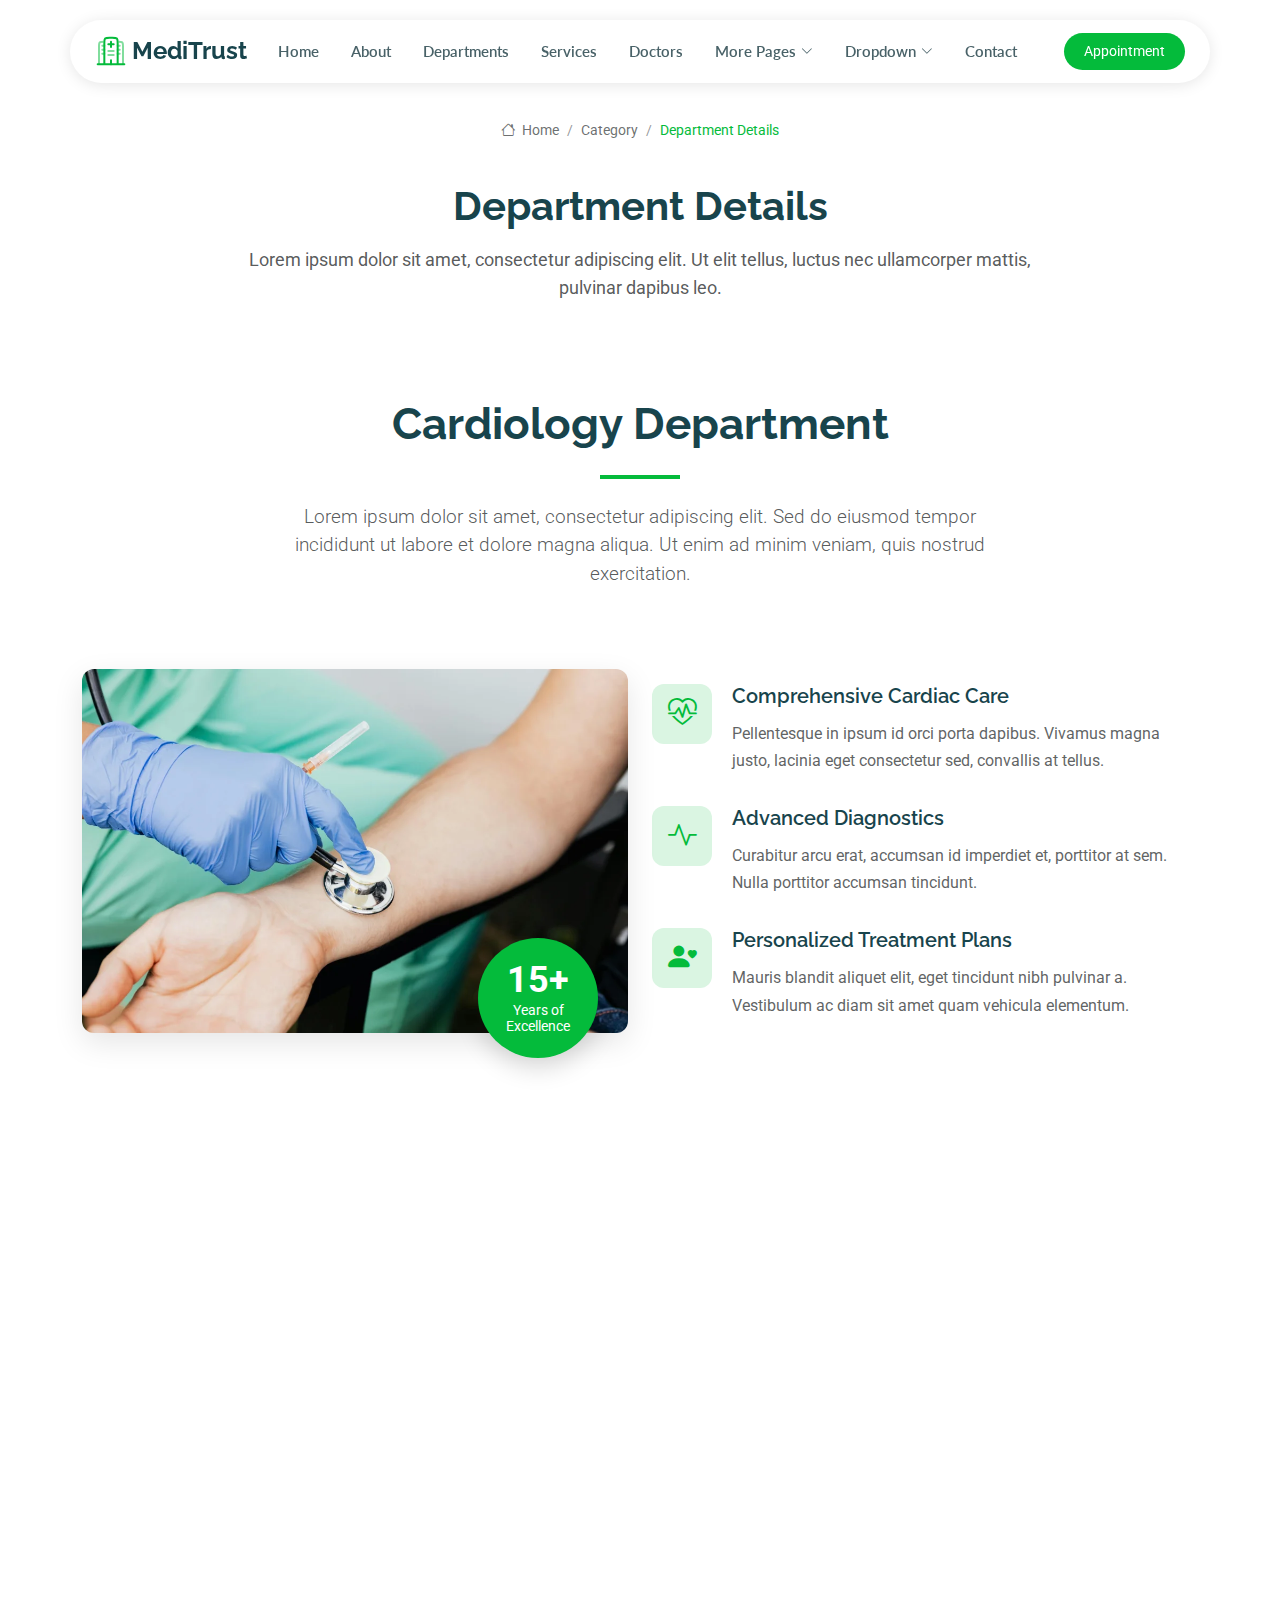
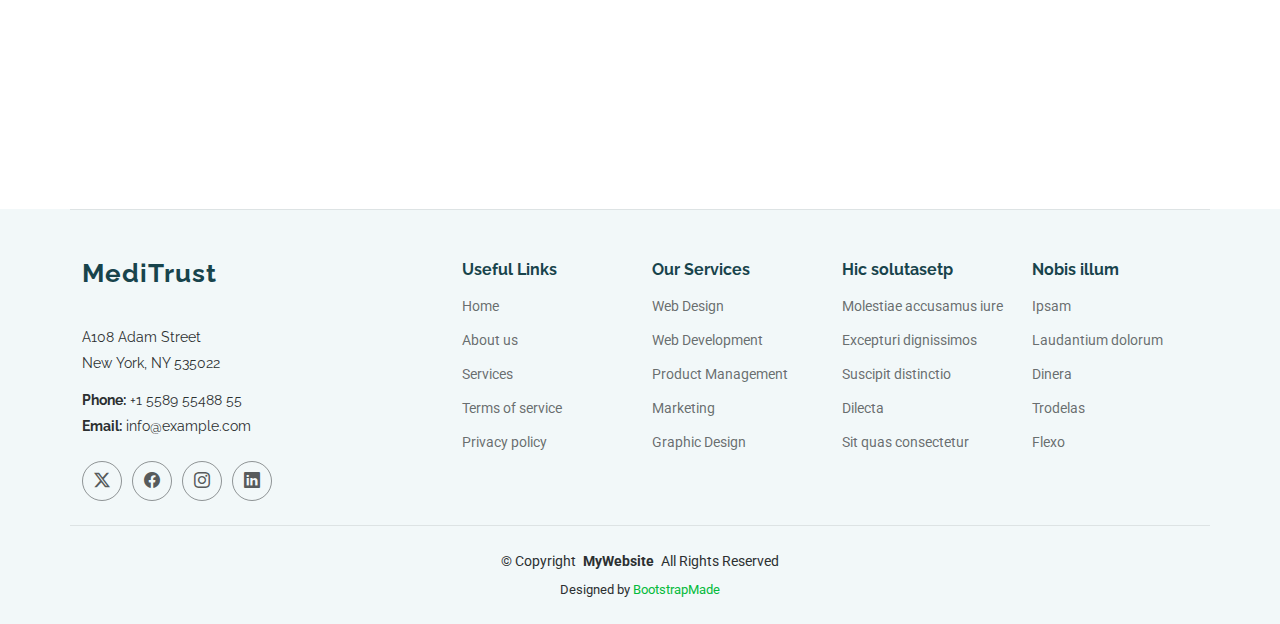
<file: department-details.html>
<!DOCTYPE html>
<html lang="en">

<head>
  <meta charset="utf-8">
  <meta content="width=device-width, initial-scale=1.0" name="viewport">
  <title>Department Details - MediTrust Bootstrap Template</title>
  <meta name="description" content="">
  <meta name="keywords" content="">

  <!-- Favicons -->
  <link href="assets/img/favicon.png" rel="icon">
  <link href="assets/img/apple-touch-icon.png" rel="apple-touch-icon">

  <!-- Fonts -->
  <link href="https://fonts.googleapis.com" rel="preconnect">
  <link href="https://fonts.gstatic.com" rel="preconnect" crossorigin>
  <link href="https://fonts.googleapis.com/css2?family=Roboto:ital,wght@0,100;0,300;0,400;0,500;0,700;0,900;1,100;1,300;1,400;1,500;1,700;1,900&family=Lato:ital,wght@0,100;0,300;0,400;0,700;0,900;1,100;1,300;1,400;1,700;1,900&family=Raleway:ital,wght@0,100;0,200;0,300;0,400;0,500;0,600;0,700;0,800;0,900;1,100;1,200;1,300;1,400;1,500;1,600;1,700;1,800;1,900&display=swap" rel="stylesheet">

  <!-- Vendor CSS Files -->
  <link href="assets/vendor/bootstrap/css/bootstrap.min.css" rel="stylesheet">
  <link href="assets/vendor/bootstrap-icons/bootstrap-icons.css" rel="stylesheet">
  <link href="assets/vendor/aos/aos.css" rel="stylesheet">
  <link href="assets/vendor/fontawesome-free/css/all.min.css" rel="stylesheet">
  <link href="assets/vendor/swiper/swiper-bundle.min.css" rel="stylesheet">
  <link href="assets/vendor/glightbox/css/glightbox.min.css" rel="stylesheet">

  <!-- Main CSS File -->
  <link href="assets/css/main.css" rel="stylesheet">

  <!-- =======================================================
  * Template Name: MediTrust
  * Template URL: https://bootstrapmade.com/meditrust-bootstrap-hospital-website-template/
  * Updated: Jul 04 2025 with Bootstrap v5.3.7
  * Author: BootstrapMade.com
  * License: https://bootstrapmade.com/license/
  ======================================================== -->
</head>

<body class="department-details-page">

  <header id="header" class="header d-flex align-items-center fixed-top">
    <div class="header-container container-fluid container-xl position-relative d-flex align-items-center justify-content-between">

      <a href="index.html" class="logo d-flex align-items-center me-auto me-xl-0">
        <!-- Uncomment the line below if you also wish to use an image logo -->
        <!-- <img src="assets/img/logo.webp" alt=""> -->
        <svg class="my-icon" viewBox="0 0 24 24" fill="none" xmlns="http://www.w3.org/2000/svg">
          <g id="bgCarrier" stroke-width="0"></g>
          <g id="tracerCarrier" stroke-linecap="round" stroke-linejoin="round"></g>
          <g id="iconCarrier">
            <path d="M22 22L2 22" stroke="currentColor" stroke-width="1.5" stroke-linecap="round"></path>
            <path d="M17 22V6C17 4.11438 17 3.17157 16.4142 2.58579C15.8284 2 14.8856 2 13 2H11C9.11438 2 8.17157 2 7.58579 2.58579C7 3.17157 7 4.11438 7 6V22" stroke="currentColor" stroke-width="1.5"></path>
            <path opacity="0.5" d="M21 22V8.5C21 7.09554 21 6.39331 20.6629 5.88886C20.517 5.67048 20.3295 5.48298 20.1111 5.33706C19.6067 5 18.9045 5 17.5 5" stroke="currentColor" stroke-width="1.5"></path>
            <path opacity="0.5" d="M3 22V8.5C3 7.09554 3 6.39331 3.33706 5.88886C3.48298 5.67048 3.67048 5.48298 3.88886 5.33706C4.39331 5 5.09554 5 6.5 5" stroke="currentColor" stroke-width="1.5"></path>
            <path d="M12 22V19" stroke="currentColor" stroke-width="1.5" stroke-linecap="round"></path>
            <path opacity="0.5" d="M10 12H14" stroke="currentColor" stroke-width="1.5" stroke-linecap="round"></path>
            <path opacity="0.5" d="M5.5 11H7" stroke="currentColor" stroke-width="1.5" stroke-linecap="round"></path>
            <path opacity="0.5" d="M5.5 14H7" stroke="currentColor" stroke-width="1.5" stroke-linecap="round"></path>
            <path opacity="0.5" d="M17 11H18.5" stroke="currentColor" stroke-width="1.5" stroke-linecap="round"></path>
            <path opacity="0.5" d="M17 14H18.5" stroke="currentColor" stroke-width="1.5" stroke-linecap="round"></path>
            <path opacity="0.5" d="M5.5 8H7" stroke="currentColor" stroke-width="1.5" stroke-linecap="round"></path>
            <path opacity="0.5" d="M17 8H18.5" stroke="currentColor" stroke-width="1.5" stroke-linecap="round"></path>
            <path opacity="0.5" d="M10 15H14" stroke="currentColor" stroke-width="1.5" stroke-linecap="round"></path>
            <path d="M12 9V5" stroke="currentColor" stroke-width="1.5" stroke-linecap="round" stroke-linejoin="round"></path>
            <path d="M14 7L10 7" stroke="currentColor" stroke-width="1.5" stroke-linecap="round" stroke-linejoin="round"></path>
          </g>
        </svg>

        <h1 class="sitename">MediTrust</h1>
      </a>

      <nav id="navmenu" class="navmenu">
        <ul>
          <li><a href="index.html">Home</a></li>
          <li><a href="about.html">About</a></li>
          <li><a href="departments.html">Departments</a></li>
          <li><a href="services.html">Services</a></li>
          <li><a href="doctors.html">Doctors</a></li>
          <li class="dropdown"><a href="#"><span>More Pages</span> <i class="bi bi-chevron-down toggle-dropdown"></i></a>
            <ul>
              <li><a href="department-details.html" class="active">Department Details</a></li>
              <li><a href="service-details.html">Service Details</a></li>
              <li><a href="appointment.html">Appointment</a></li>
              <li><a href="testimonials.html">Testimonials</a></li>
              <li><a href="faq.html">Frequently Asked Questions</a></li>
              <li><a href="gallery.html">Gallery</a></li>
              <li><a href="terms.html">Terms</a></li>
              <li><a href="privacy.html">Privacy</a></li>
              <li><a href="404.html">404</a></li>
            </ul>
          </li>
          <li class="dropdown"><a href="#"><span>Dropdown</span> <i class="bi bi-chevron-down toggle-dropdown"></i></a>
            <ul>
              <li><a href="#">Dropdown 1</a></li>
              <li class="dropdown"><a href="#"><span>Deep Dropdown</span> <i class="bi bi-chevron-down toggle-dropdown"></i></a>
                <ul>
                  <li><a href="#">Deep Dropdown 1</a></li>
                  <li><a href="#">Deep Dropdown 2</a></li>
                  <li><a href="#">Deep Dropdown 3</a></li>
                  <li><a href="#">Deep Dropdown 4</a></li>
                  <li><a href="#">Deep Dropdown 5</a></li>
                </ul>
              </li>
              <li><a href="#">Dropdown 2</a></li>
              <li><a href="#">Dropdown 3</a></li>
              <li><a href="#">Dropdown 4</a></li>
            </ul>
          </li>
          <li><a href="contact.html">Contact</a></li>
        </ul>
        <i class="mobile-nav-toggle d-xl-none bi bi-list"></i>
      </nav>

      <a class="btn-getstarted" href="appointment.html">Appointment</a>

    </div>
  </header>

  <main class="main">

    <!-- Page Title -->
    <div class="page-title">
      <div class="breadcrumbs">
        <nav aria-label="breadcrumb">
          <ol class="breadcrumb">
            <li class="breadcrumb-item"><a href="#"><i class="bi bi-house"></i> Home</a></li>
            <li class="breadcrumb-item"><a href="#">Category</a></li>
            <li class="breadcrumb-item active current">Department Details</li>
          </ol>
        </nav>
      </div>

      <div class="title-wrapper">
        <h1>Department Details</h1>
        <p>Lorem ipsum dolor sit amet, consectetur adipiscing elit. Ut elit tellus, luctus nec ullamcorper mattis, pulvinar dapibus leo.</p>
      </div>
    </div><!-- End Page Title -->

    <!-- Department Details Section -->
    <section id="department-details" class="department-details section">

      <div class="container" data-aos="fade-up" data-aos-delay="100">

        <div class="row gy-4">
          <div class="col-lg-8 mx-auto text-center intro" data-aos="fade-up" data-aos-delay="200">
            <h2>Cardiology Department</h2>
            <div class="divider mx-auto"></div>
            <p class="lead">Lorem ipsum dolor sit amet, consectetur adipiscing elit. Sed do eiusmod tempor incididunt ut labore et dolore magna aliqua. Ut enim ad minim veniam, quis nostrud exercitation.</p>
          </div>
        </div>

        <div class="department-overview mt-5">
          <div class="row gy-4">
            <div class="col-lg-6" data-aos="fade-right" data-aos-delay="300">
              <div class="department-image">
                <img src="assets/img/health/cardiology-1.webp" alt="Cardiology Department" class="img-fluid rounded-lg">
                <div class="experience-badge">
                  <span>15+</span>
                  <p>Years of Excellence</p>
                </div>
              </div>
            </div>

            <div class="col-lg-6" data-aos="fade-left" data-aos-delay="300">
              <div class="department-services">
                <div class="service-card">
                  <div class="icon"><i class="bi bi-heart-pulse"></i></div>
                  <div class="content">
                    <h4>Comprehensive Cardiac Care</h4>
                    <p>Pellentesque in ipsum id orci porta dapibus. Vivamus magna justo, lacinia eget consectetur sed, convallis at tellus.</p>
                  </div>
                </div>

                <div class="service-card">
                  <div class="icon"><i class="bi bi-activity"></i></div>
                  <div class="content">
                    <h4>Advanced Diagnostics</h4>
                    <p>Curabitur arcu erat, accumsan id imperdiet et, porttitor at sem. Nulla porttitor accumsan tincidunt.</p>
                  </div>
                </div>

                <div class="service-card">
                  <div class="icon"><i class="bi bi-person-heart"></i></div>
                  <div class="content">
                    <h4>Personalized Treatment Plans</h4>
                    <p>Mauris blandit aliquet elit, eget tincidunt nibh pulvinar a. Vestibulum ac diam sit amet quam vehicula elementum.</p>
                  </div>
                </div>
              </div>
            </div>
          </div>
        </div>

        <div class="department-stats" data-aos="fade-up" data-aos-delay="400">
          <div class="row gy-4">
            <div class="col-md-3 col-6">
              <div class="stat-item">
                <div class="number purecounter" data-purecounter-start="0" data-purecounter-end="2500" data-purecounter-duration="2">0</div>
                <p>Patients Treated</p>
              </div>
            </div>
            <div class="col-md-3 col-6">
              <div class="stat-item">
                <div class="number purecounter" data-purecounter-start="0" data-purecounter-end="12" data-purecounter-duration="2">0</div>
                <p>Specialized Doctors</p>
              </div>
            </div>
            <div class="col-md-3 col-6">
              <div class="stat-item">
                <div class="number purecounter" data-purecounter-start="0" data-purecounter-end="98" data-purecounter-duration="2">0</div>
                <p>Success Rate</p>
              </div>
            </div>
            <div class="col-md-3 col-6">
              <div class="stat-item">
                <div class="number purecounter" data-purecounter-start="0" data-purecounter-end="24" data-purecounter-duration="2">0</div>
                <p>Hours Service</p>
              </div>
            </div>
          </div>
        </div>

        <div class="key-services mt-5" data-aos="fade-up" data-aos-delay="500">
          <div class="row gy-4">
            <div class="col-lg-5" data-aos="fade-right" data-aos-delay="600">
              <h3>Our Specialized Services</h3>
              <p>Donec rutrum congue leo eget malesuada. Mauris blandit aliquet elit, eget tincidunt nibh pulvinar a. Vestibulum ac diam sit amet quam vehicula.</p>
              <ul class="service-list">
                <li><i class="bi bi-check-circle-fill"></i> Comprehensive cardiac evaluations</li>
                <li><i class="bi bi-check-circle-fill"></i> Advanced interventional procedures</li>
                <li><i class="bi bi-check-circle-fill"></i> Heart failure management plans</li>
                <li><i class="bi bi-check-circle-fill"></i> Preventive cardiology consultations</li>
                <li><i class="bi bi-check-circle-fill"></i> Cardiac rehabilitation programs</li>
              </ul>
            </div>
            <div class="col-lg-7" data-aos="fade-left" data-aos-delay="600">
              <div class="cta-wrapper">
                <div class="cta-content">
                  <h3>Expert Care When You Need It Most</h3>
                  <p>Vivamus suscipit tortor eget felis porttitor volutpat. Curabitur arcu erat, accumsan id imperdiet et, porttitor at sem. Proin eget tortor risus.</p>
                  <div class="cta-buttons">
                    <a href="appointment.html" class="btn btn-primary">Book Appointment</a>
                    <a href="services.html" class="btn btn-outline">Learn More</a>
                  </div>
                </div>
                <div class="cta-image">
                  <img src="assets/img/health/cardiology-3.webp" alt="Cardiology Team" class="img-fluid rounded-lg">
                </div>
              </div>
            </div>
          </div>
        </div>

      </div>

    </section><!-- /Department Details Section -->

  </main>

  <footer id="footer" class="footer position-relative light-background">

    <div class="container footer-top">
      <div class="row gy-4">
        <div class="col-lg-4 col-md-6 footer-about">
          <a href="index.html" class="logo d-flex align-items-center">
            <span class="sitename">MediTrust</span>
          </a>
          <div class="footer-contact pt-3">
            <p>A108 Adam Street</p>
            <p>New York, NY 535022</p>
            <p class="mt-3"><strong>Phone:</strong> <span>+1 5589 55488 55</span></p>
            <p><strong>Email:</strong> <span>info@example.com</span></p>
          </div>
          <div class="social-links d-flex mt-4">
            <a href=""><i class="bi bi-twitter-x"></i></a>
            <a href=""><i class="bi bi-facebook"></i></a>
            <a href=""><i class="bi bi-instagram"></i></a>
            <a href=""><i class="bi bi-linkedin"></i></a>
          </div>
        </div>

        <div class="col-lg-2 col-md-3 footer-links">
          <h4>Useful Links</h4>
          <ul>
            <li><a href="#">Home</a></li>
            <li><a href="#">About us</a></li>
            <li><a href="#">Services</a></li>
            <li><a href="#">Terms of service</a></li>
            <li><a href="#">Privacy policy</a></li>
          </ul>
        </div>

        <div class="col-lg-2 col-md-3 footer-links">
          <h4>Our Services</h4>
          <ul>
            <li><a href="#">Web Design</a></li>
            <li><a href="#">Web Development</a></li>
            <li><a href="#">Product Management</a></li>
            <li><a href="#">Marketing</a></li>
            <li><a href="#">Graphic Design</a></li>
          </ul>
        </div>

        <div class="col-lg-2 col-md-3 footer-links">
          <h4>Hic solutasetp</h4>
          <ul>
            <li><a href="#">Molestiae accusamus iure</a></li>
            <li><a href="#">Excepturi dignissimos</a></li>
            <li><a href="#">Suscipit distinctio</a></li>
            <li><a href="#">Dilecta</a></li>
            <li><a href="#">Sit quas consectetur</a></li>
          </ul>
        </div>

        <div class="col-lg-2 col-md-3 footer-links">
          <h4>Nobis illum</h4>
          <ul>
            <li><a href="#">Ipsam</a></li>
            <li><a href="#">Laudantium dolorum</a></li>
            <li><a href="#">Dinera</a></li>
            <li><a href="#">Trodelas</a></li>
            <li><a href="#">Flexo</a></li>
          </ul>
        </div>

      </div>
    </div>

    <div class="container copyright text-center mt-4">
      <p>© <span>Copyright</span> <strong class="px-1 sitename">MyWebsite</strong> <span>All Rights Reserved</span></p>
      <div class="credits">
        <!-- All the links in the footer should remain intact. -->
        <!-- You can delete the links only if you've purchased the pro version. -->
        <!-- Licensing information: https://bootstrapmade.com/license/ -->
        <!-- Purchase the pro version with working PHP/AJAX contact form: [buy-url] -->
        Designed by <a href="https://bootstrapmade.com/">BootstrapMade</a>
      </div>
    </div>

  </footer>

  <!-- Scroll Top -->
  <a href="#" id="scroll-top" class="scroll-top d-flex align-items-center justify-content-center"><i class="bi bi-arrow-up-short"></i></a>

  <!-- Preloader -->
  <div id="preloader"></div>

  <!-- Vendor JS Files -->
  <script src="assets/vendor/bootstrap/js/bootstrap.bundle.min.js"></script>
  <script src="assets/vendor/php-email-form/validate.js"></script>
  <script src="assets/vendor/aos/aos.js"></script>
  <script src="assets/vendor/purecounter/purecounter_vanilla.js"></script>
  <script src="assets/vendor/swiper/swiper-bundle.min.js"></script>
  <script src="assets/vendor/imagesloaded/imagesloaded.pkgd.min.js"></script>
  <script src="assets/vendor/isotope-layout/isotope.pkgd.min.js"></script>
  <script src="assets/vendor/glightbox/js/glightbox.min.js"></script>

  <!-- Main JS File -->
  <script src="assets/js/main.js"></script>

</body>

</html>
</file>
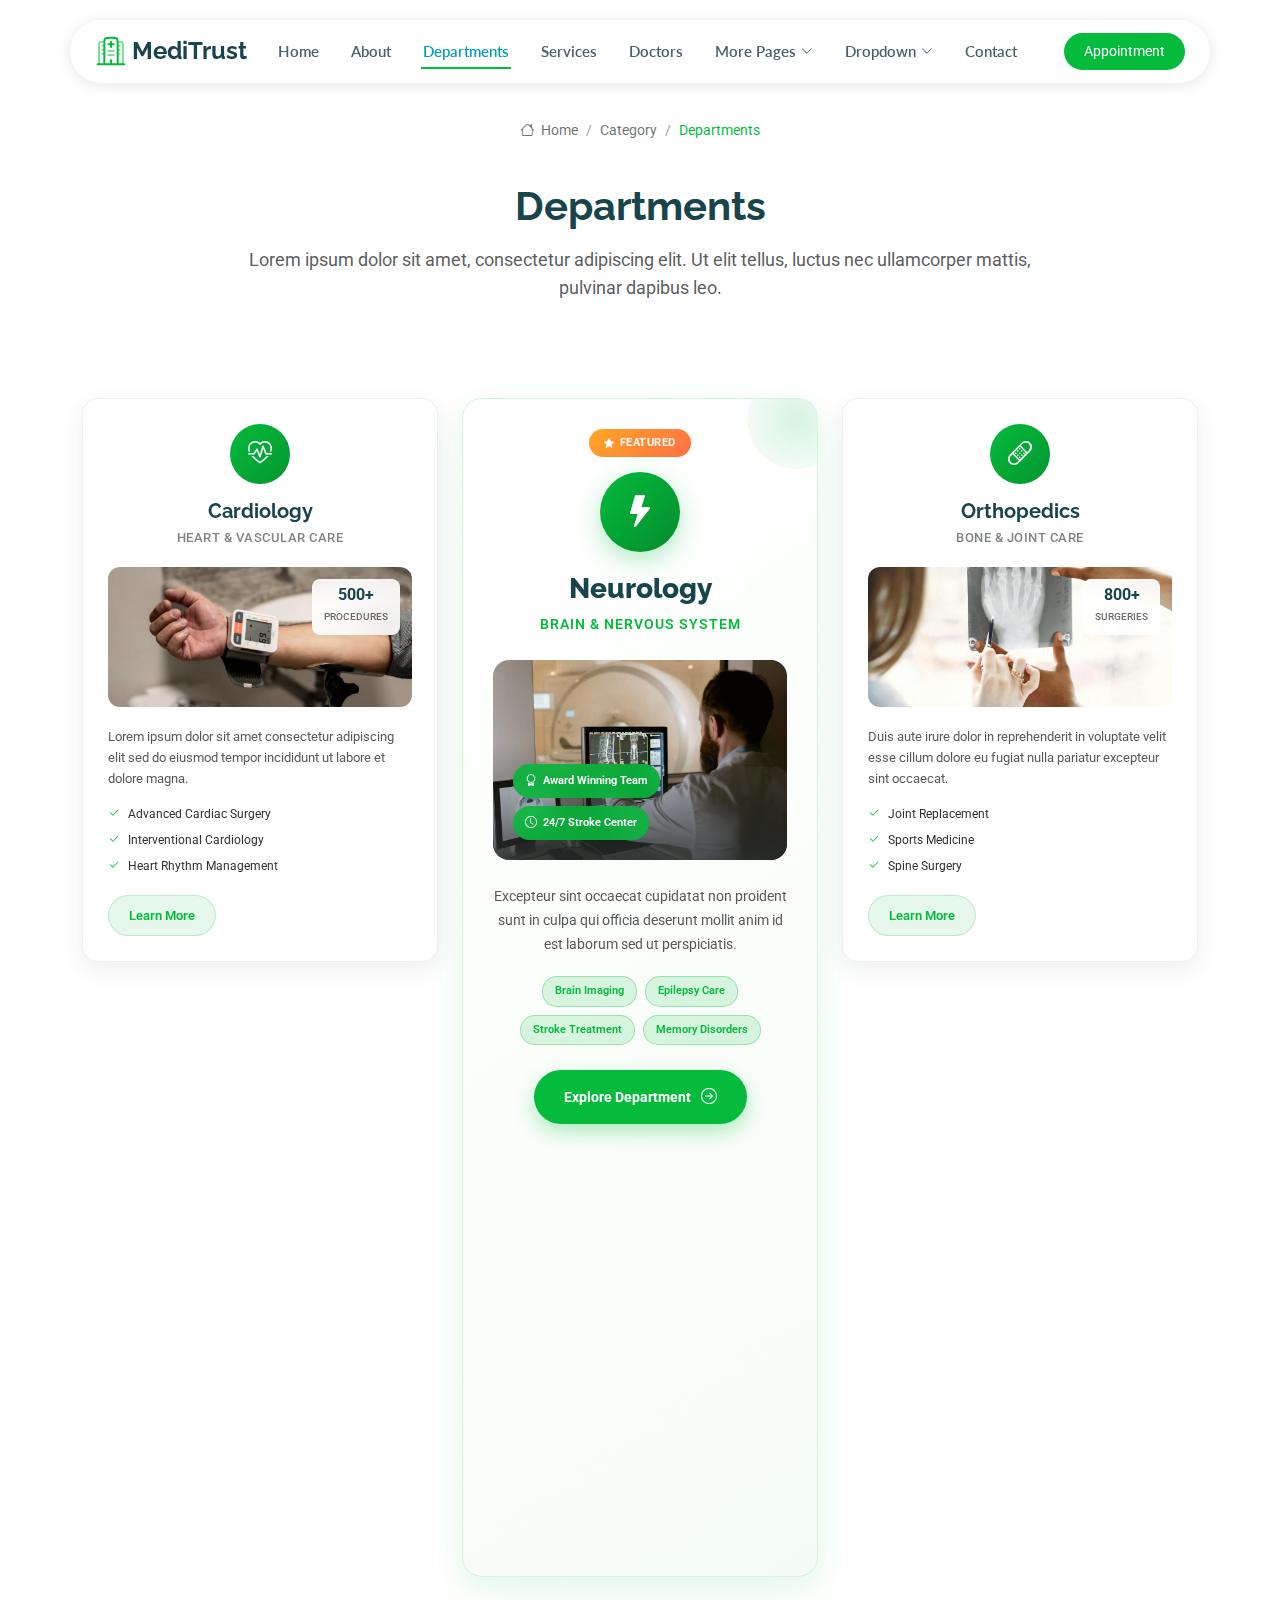
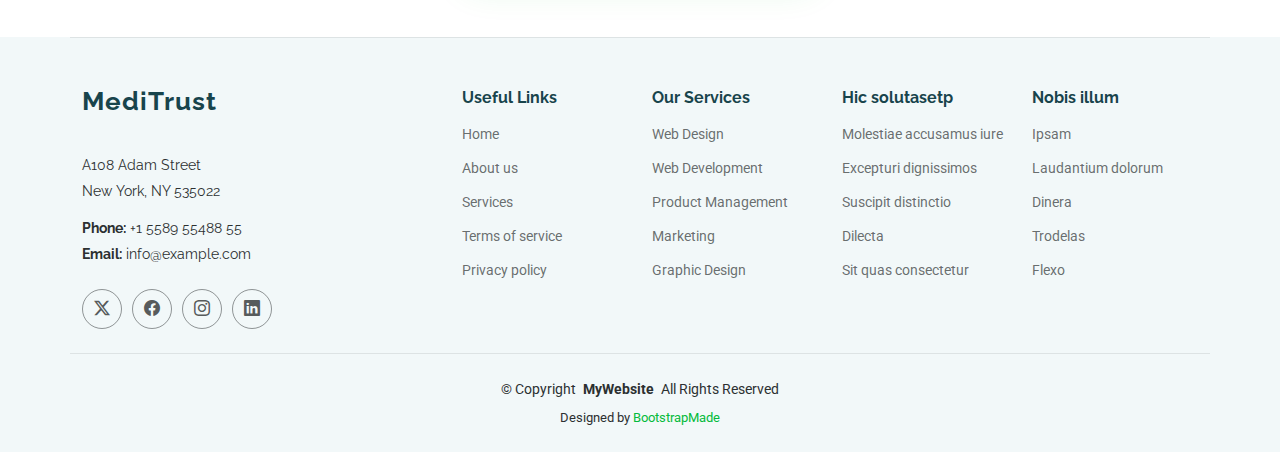
<file: departments.html>
<!DOCTYPE html>
<html lang="en">

<head>
  <meta charset="utf-8">
  <meta content="width=device-width, initial-scale=1.0" name="viewport">
  <title>Departments - MediTrust Bootstrap Template</title>
  <meta name="description" content="">
  <meta name="keywords" content="">

  <!-- Favicons -->
  <link href="assets/img/favicon.png" rel="icon">
  <link href="assets/img/apple-touch-icon.png" rel="apple-touch-icon">

  <!-- Fonts -->
  <link href="https://fonts.googleapis.com" rel="preconnect">
  <link href="https://fonts.gstatic.com" rel="preconnect" crossorigin>
  <link href="https://fonts.googleapis.com/css2?family=Roboto:ital,wght@0,100;0,300;0,400;0,500;0,700;0,900;1,100;1,300;1,400;1,500;1,700;1,900&family=Lato:ital,wght@0,100;0,300;0,400;0,700;0,900;1,100;1,300;1,400;1,700;1,900&family=Raleway:ital,wght@0,100;0,200;0,300;0,400;0,500;0,600;0,700;0,800;0,900;1,100;1,200;1,300;1,400;1,500;1,600;1,700;1,800;1,900&display=swap" rel="stylesheet">

  <!-- Vendor CSS Files -->
  <link href="assets/vendor/bootstrap/css/bootstrap.min.css" rel="stylesheet">
  <link href="assets/vendor/bootstrap-icons/bootstrap-icons.css" rel="stylesheet">
  <link href="assets/vendor/aos/aos.css" rel="stylesheet">
  <link href="assets/vendor/fontawesome-free/css/all.min.css" rel="stylesheet">
  <link href="assets/vendor/swiper/swiper-bundle.min.css" rel="stylesheet">
  <link href="assets/vendor/glightbox/css/glightbox.min.css" rel="stylesheet">

  <!-- Main CSS File -->
  <link href="assets/css/main.css" rel="stylesheet">

  <!-- =======================================================
  * Template Name: MediTrust
  * Template URL: https://bootstrapmade.com/meditrust-bootstrap-hospital-website-template/
  * Updated: Jul 04 2025 with Bootstrap v5.3.7
  * Author: BootstrapMade.com
  * License: https://bootstrapmade.com/license/
  ======================================================== -->
</head>

<body class="departments-page">

  <header id="header" class="header d-flex align-items-center fixed-top">
    <div class="header-container container-fluid container-xl position-relative d-flex align-items-center justify-content-between">

      <a href="index.html" class="logo d-flex align-items-center me-auto me-xl-0">
        <!-- Uncomment the line below if you also wish to use an image logo -->
        <!-- <img src="assets/img/logo.webp" alt=""> -->
        <svg class="my-icon" viewBox="0 0 24 24" fill="none" xmlns="http://www.w3.org/2000/svg">
          <g id="bgCarrier" stroke-width="0"></g>
          <g id="tracerCarrier" stroke-linecap="round" stroke-linejoin="round"></g>
          <g id="iconCarrier">
            <path d="M22 22L2 22" stroke="currentColor" stroke-width="1.5" stroke-linecap="round"></path>
            <path d="M17 22V6C17 4.11438 17 3.17157 16.4142 2.58579C15.8284 2 14.8856 2 13 2H11C9.11438 2 8.17157 2 7.58579 2.58579C7 3.17157 7 4.11438 7 6V22" stroke="currentColor" stroke-width="1.5"></path>
            <path opacity="0.5" d="M21 22V8.5C21 7.09554 21 6.39331 20.6629 5.88886C20.517 5.67048 20.3295 5.48298 20.1111 5.33706C19.6067 5 18.9045 5 17.5 5" stroke="currentColor" stroke-width="1.5"></path>
            <path opacity="0.5" d="M3 22V8.5C3 7.09554 3 6.39331 3.33706 5.88886C3.48298 5.67048 3.67048 5.48298 3.88886 5.33706C4.39331 5 5.09554 5 6.5 5" stroke="currentColor" stroke-width="1.5"></path>
            <path d="M12 22V19" stroke="currentColor" stroke-width="1.5" stroke-linecap="round"></path>
            <path opacity="0.5" d="M10 12H14" stroke="currentColor" stroke-width="1.5" stroke-linecap="round"></path>
            <path opacity="0.5" d="M5.5 11H7" stroke="currentColor" stroke-width="1.5" stroke-linecap="round"></path>
            <path opacity="0.5" d="M5.5 14H7" stroke="currentColor" stroke-width="1.5" stroke-linecap="round"></path>
            <path opacity="0.5" d="M17 11H18.5" stroke="currentColor" stroke-width="1.5" stroke-linecap="round"></path>
            <path opacity="0.5" d="M17 14H18.5" stroke="currentColor" stroke-width="1.5" stroke-linecap="round"></path>
            <path opacity="0.5" d="M5.5 8H7" stroke="currentColor" stroke-width="1.5" stroke-linecap="round"></path>
            <path opacity="0.5" d="M17 8H18.5" stroke="currentColor" stroke-width="1.5" stroke-linecap="round"></path>
            <path opacity="0.5" d="M10 15H14" stroke="currentColor" stroke-width="1.5" stroke-linecap="round"></path>
            <path d="M12 9V5" stroke="currentColor" stroke-width="1.5" stroke-linecap="round" stroke-linejoin="round"></path>
            <path d="M14 7L10 7" stroke="currentColor" stroke-width="1.5" stroke-linecap="round" stroke-linejoin="round"></path>
          </g>
        </svg>

        <h1 class="sitename">MediTrust</h1>
      </a>

      <nav id="navmenu" class="navmenu">
        <ul>
          <li><a href="index.html">Home</a></li>
          <li><a href="about.html">About</a></li>
          <li><a href="departments.html" class="active">Departments</a></li>
          <li><a href="services.html">Services</a></li>
          <li><a href="doctors.html">Doctors</a></li>
          <li class="dropdown"><a href="#"><span>More Pages</span> <i class="bi bi-chevron-down toggle-dropdown"></i></a>
            <ul>
              <li><a href="department-details.html">Department Details</a></li>
              <li><a href="service-details.html">Service Details</a></li>
              <li><a href="appointment.html">Appointment</a></li>
              <li><a href="testimonials.html">Testimonials</a></li>
              <li><a href="faq.html">Frequently Asked Questions</a></li>
              <li><a href="gallery.html">Gallery</a></li>
              <li><a href="terms.html">Terms</a></li>
              <li><a href="privacy.html">Privacy</a></li>
              <li><a href="404.html">404</a></li>
            </ul>
          </li>
          <li class="dropdown"><a href="#"><span>Dropdown</span> <i class="bi bi-chevron-down toggle-dropdown"></i></a>
            <ul>
              <li><a href="#">Dropdown 1</a></li>
              <li class="dropdown"><a href="#"><span>Deep Dropdown</span> <i class="bi bi-chevron-down toggle-dropdown"></i></a>
                <ul>
                  <li><a href="#">Deep Dropdown 1</a></li>
                  <li><a href="#">Deep Dropdown 2</a></li>
                  <li><a href="#">Deep Dropdown 3</a></li>
                  <li><a href="#">Deep Dropdown 4</a></li>
                  <li><a href="#">Deep Dropdown 5</a></li>
                </ul>
              </li>
              <li><a href="#">Dropdown 2</a></li>
              <li><a href="#">Dropdown 3</a></li>
              <li><a href="#">Dropdown 4</a></li>
            </ul>
          </li>
          <li><a href="contact.html">Contact</a></li>
        </ul>
        <i class="mobile-nav-toggle d-xl-none bi bi-list"></i>
      </nav>

      <a class="btn-getstarted" href="appointment.html">Appointment</a>

    </div>
  </header>

  <main class="main">

    <!-- Page Title -->
    <div class="page-title">
      <div class="breadcrumbs">
        <nav aria-label="breadcrumb">
          <ol class="breadcrumb">
            <li class="breadcrumb-item"><a href="#"><i class="bi bi-house"></i> Home</a></li>
            <li class="breadcrumb-item"><a href="#">Category</a></li>
            <li class="breadcrumb-item active current">Departments</li>
          </ol>
        </nav>
      </div>

      <div class="title-wrapper">
        <h1>Departments</h1>
        <p>Lorem ipsum dolor sit amet, consectetur adipiscing elit. Ut elit tellus, luctus nec ullamcorper mattis, pulvinar dapibus leo.</p>
      </div>
    </div><!-- End Page Title -->

    <!-- Departments Section -->
    <section id="departments" class="departments section">

      <div class="container" data-aos="fade-up" data-aos-delay="100">

        <div class="row gy-4">

          <!-- First Column with 2 departments -->
          <div class="col-lg-4" data-aos="zoom-in" data-aos-delay="200">
            <div class="department-card">
              <div class="department-header">
                <div class="department-icon">
                  <i class="bi bi-heart-pulse"></i>
                </div>
                <h3>Cardiology</h3>
                <p class="department-subtitle">Heart &amp; Vascular Care</p>
              </div>
              <div class="department-image-wrapper">
                <img src="assets/img/health/cardiology-2.webp" alt="Cardiology" class="img-fluid" loading="lazy">
                <div class="department-stats">
                  <div class="stat-item">
                    <span class="stat-number">500+</span>
                    <span class="stat-label">Procedures</span>
                  </div>
                </div>
              </div>
              <div class="department-content">
                <p>Lorem ipsum dolor sit amet consectetur adipiscing elit sed do eiusmod tempor incididunt ut labore et dolore magna.</p>
                <ul class="department-highlights">
                  <li><i class="bi bi-check2"></i> Advanced Cardiac Surgery</li>
                  <li><i class="bi bi-check2"></i> Interventional Cardiology</li>
                  <li><i class="bi bi-check2"></i> Heart Rhythm Management</li>
                </ul>
                <a href="department-details.html" class="department-link">Learn More</a>
              </div>
            </div>

            <div class="department-card" data-aos="zoom-in" data-aos-delay="350">
              <div class="department-header">
                <div class="department-icon">
                  <i class="bi bi-shield-plus"></i>
                </div>
                <h3>Dermatology</h3>
                <p class="department-subtitle">Skin Health Experts</p>
              </div>
              <div class="department-image-wrapper">
                <img src="assets/img/health/dermatology-3.webp" alt="Dermatology" class="img-fluid" loading="lazy">
                <div class="department-stats">
                  <div class="stat-item">
                    <span class="stat-number">1200+</span>
                    <span class="stat-label">Treatments</span>
                  </div>
                </div>
              </div>
              <div class="department-content">
                <p>Ut enim ad minim veniam quis nostrud exercitation ullamco laboris nisi ut aliquip ex ea commodo consequat duis aute irure.</p>
                <ul class="department-highlights">
                  <li><i class="bi bi-check2"></i> Cosmetic Dermatology</li>
                  <li><i class="bi bi-check2"></i> Skin Cancer Treatment</li>
                  <li><i class="bi bi-check2"></i> Laser Therapy</li>
                </ul>
                <a href="department-details.html" class="department-link">Learn More</a>
              </div>
            </div>
          </div><!-- End First Column -->

          <!-- Second Column - Featured Department -->
          <div class="col-lg-4" data-aos="fade-up" data-aos-delay="250">
            <div class="featured-department">
              <div class="featured-header">
                <div class="featured-badge">
                  <i class="bi bi-star-fill"></i>
                  <span>Featured</span>
                </div>
                <div class="featured-icon">
                  <i class="bi bi-lightning-fill"></i>
                </div>
                <h2>Neurology</h2>
                <p class="featured-subtitle">Brain &amp; Nervous System</p>
              </div>
              <div class="featured-image">
                <img src="assets/img/health/neurology-4.webp" alt="Neurology Department" class="img-fluid" loading="lazy">
                <div class="featured-overlay">
                  <div class="achievement-list">
                    <div class="achievement-item">
                      <i class="bi bi-award"></i>
                      <span>Award Winning Team</span>
                    </div>
                    <div class="achievement-item">
                      <i class="bi bi-clock"></i>
                      <span>24/7 Stroke Center</span>
                    </div>
                  </div>
                </div>
              </div>
              <div class="featured-content">
                <p>Excepteur sint occaecat cupidatat non proident sunt in culpa qui officia deserunt mollit anim id est laborum sed ut perspiciatis.</p>
                <div class="featured-services">
                  <div class="service-tag">Brain Imaging</div>
                  <div class="service-tag">Epilepsy Care</div>
                  <div class="service-tag">Stroke Treatment</div>
                  <div class="service-tag">Memory Disorders</div>
                </div>
                <a href="department-details.html" class="featured-btn">
                  Explore Department
                  <i class="bi bi-arrow-right-circle"></i>
                </a>
              </div>
            </div>
          </div><!-- End Featured Department -->

          <!-- Third Column with 2 departments -->
          <div class="col-lg-4" data-aos="zoom-in" data-aos-delay="300">
            <div class="department-card">
              <div class="department-header">
                <div class="department-icon">
                  <i class="bi bi-bandaid"></i>
                </div>
                <h3>Orthopedics</h3>
                <p class="department-subtitle">Bone &amp; Joint Care</p>
              </div>
              <div class="department-image-wrapper">
                <img src="assets/img/health/orthopedics-4.webp" alt="Orthopedics" class="img-fluid" loading="lazy">
                <div class="department-stats">
                  <div class="stat-item">
                    <span class="stat-number">800+</span>
                    <span class="stat-label">Surgeries</span>
                  </div>
                </div>
              </div>
              <div class="department-content">
                <p>Duis aute irure dolor in reprehenderit in voluptate velit esse cillum dolore eu fugiat nulla pariatur excepteur sint occaecat.</p>
                <ul class="department-highlights">
                  <li><i class="bi bi-check2"></i> Joint Replacement</li>
                  <li><i class="bi bi-check2"></i> Sports Medicine</li>
                  <li><i class="bi bi-check2"></i> Spine Surgery</li>
                </ul>
                <a href="department-details.html" class="department-link">Learn More</a>
              </div>
            </div>

            <div class="department-card" data-aos="zoom-in" data-aos-delay="400">
              <div class="department-header">
                <div class="department-icon">
                  <i class="bi bi-emoji-smile"></i>
                </div>
                <h3>Pediatrics</h3>
                <p class="department-subtitle">Children's Health</p>
              </div>
              <div class="department-image-wrapper">
                <img src="assets/img/health/pediatrics-2.webp" alt="Pediatrics" class="img-fluid" loading="lazy">
                <div class="department-stats">
                  <div class="stat-item">
                    <span class="stat-number">2000+</span>
                    <span class="stat-label">Young Patients</span>
                  </div>
                </div>
              </div>
              <div class="department-content">
                <p>Sed ut perspiciatis unde omnis iste natus error sit voluptatem accusantium doloremque laudantium totam rem aperiam eaque.</p>
                <ul class="department-highlights">
                  <li><i class="bi bi-check2"></i> Newborn Care</li>
                  <li><i class="bi bi-check2"></i> Child Development</li>
                  <li><i class="bi bi-check2"></i> Vaccination Programs</li>
                </ul>
                <a href="department-details.html" class="department-link">Learn More</a>
              </div>
            </div>
          </div><!-- End Third Column -->

        </div>

      </div>

    </section><!-- /Departments Section -->

  </main>

  <footer id="footer" class="footer position-relative light-background">

    <div class="container footer-top">
      <div class="row gy-4">
        <div class="col-lg-4 col-md-6 footer-about">
          <a href="index.html" class="logo d-flex align-items-center">
            <span class="sitename">MediTrust</span>
          </a>
          <div class="footer-contact pt-3">
            <p>A108 Adam Street</p>
            <p>New York, NY 535022</p>
            <p class="mt-3"><strong>Phone:</strong> <span>+1 5589 55488 55</span></p>
            <p><strong>Email:</strong> <span>info@example.com</span></p>
          </div>
          <div class="social-links d-flex mt-4">
            <a href=""><i class="bi bi-twitter-x"></i></a>
            <a href=""><i class="bi bi-facebook"></i></a>
            <a href=""><i class="bi bi-instagram"></i></a>
            <a href=""><i class="bi bi-linkedin"></i></a>
          </div>
        </div>

        <div class="col-lg-2 col-md-3 footer-links">
          <h4>Useful Links</h4>
          <ul>
            <li><a href="#">Home</a></li>
            <li><a href="#">About us</a></li>
            <li><a href="#">Services</a></li>
            <li><a href="#">Terms of service</a></li>
            <li><a href="#">Privacy policy</a></li>
          </ul>
        </div>

        <div class="col-lg-2 col-md-3 footer-links">
          <h4>Our Services</h4>
          <ul>
            <li><a href="#">Web Design</a></li>
            <li><a href="#">Web Development</a></li>
            <li><a href="#">Product Management</a></li>
            <li><a href="#">Marketing</a></li>
            <li><a href="#">Graphic Design</a></li>
          </ul>
        </div>

        <div class="col-lg-2 col-md-3 footer-links">
          <h4>Hic solutasetp</h4>
          <ul>
            <li><a href="#">Molestiae accusamus iure</a></li>
            <li><a href="#">Excepturi dignissimos</a></li>
            <li><a href="#">Suscipit distinctio</a></li>
            <li><a href="#">Dilecta</a></li>
            <li><a href="#">Sit quas consectetur</a></li>
          </ul>
        </div>

        <div class="col-lg-2 col-md-3 footer-links">
          <h4>Nobis illum</h4>
          <ul>
            <li><a href="#">Ipsam</a></li>
            <li><a href="#">Laudantium dolorum</a></li>
            <li><a href="#">Dinera</a></li>
            <li><a href="#">Trodelas</a></li>
            <li><a href="#">Flexo</a></li>
          </ul>
        </div>

      </div>
    </div>

    <div class="container copyright text-center mt-4">
      <p>© <span>Copyright</span> <strong class="px-1 sitename">MyWebsite</strong> <span>All Rights Reserved</span></p>
      <div class="credits">
        <!-- All the links in the footer should remain intact. -->
        <!-- You can delete the links only if you've purchased the pro version. -->
        <!-- Licensing information: https://bootstrapmade.com/license/ -->
        <!-- Purchase the pro version with working PHP/AJAX contact form: [buy-url] -->
        Designed by <a href="https://bootstrapmade.com/">BootstrapMade</a>
      </div>
    </div>

  </footer>

  <!-- Scroll Top -->
  <a href="#" id="scroll-top" class="scroll-top d-flex align-items-center justify-content-center"><i class="bi bi-arrow-up-short"></i></a>

  <!-- Preloader -->
  <div id="preloader"></div>

  <!-- Vendor JS Files -->
  <script src="assets/vendor/bootstrap/js/bootstrap.bundle.min.js"></script>
  <script src="assets/vendor/php-email-form/validate.js"></script>
  <script src="assets/vendor/aos/aos.js"></script>
  <script src="assets/vendor/purecounter/purecounter_vanilla.js"></script>
  <script src="assets/vendor/swiper/swiper-bundle.min.js"></script>
  <script src="assets/vendor/imagesloaded/imagesloaded.pkgd.min.js"></script>
  <script src="assets/vendor/isotope-layout/isotope.pkgd.min.js"></script>
  <script src="assets/vendor/glightbox/js/glightbox.min.js"></script>

  <!-- Main JS File -->
  <script src="assets/js/main.js"></script>

</body>

</html>
</file>
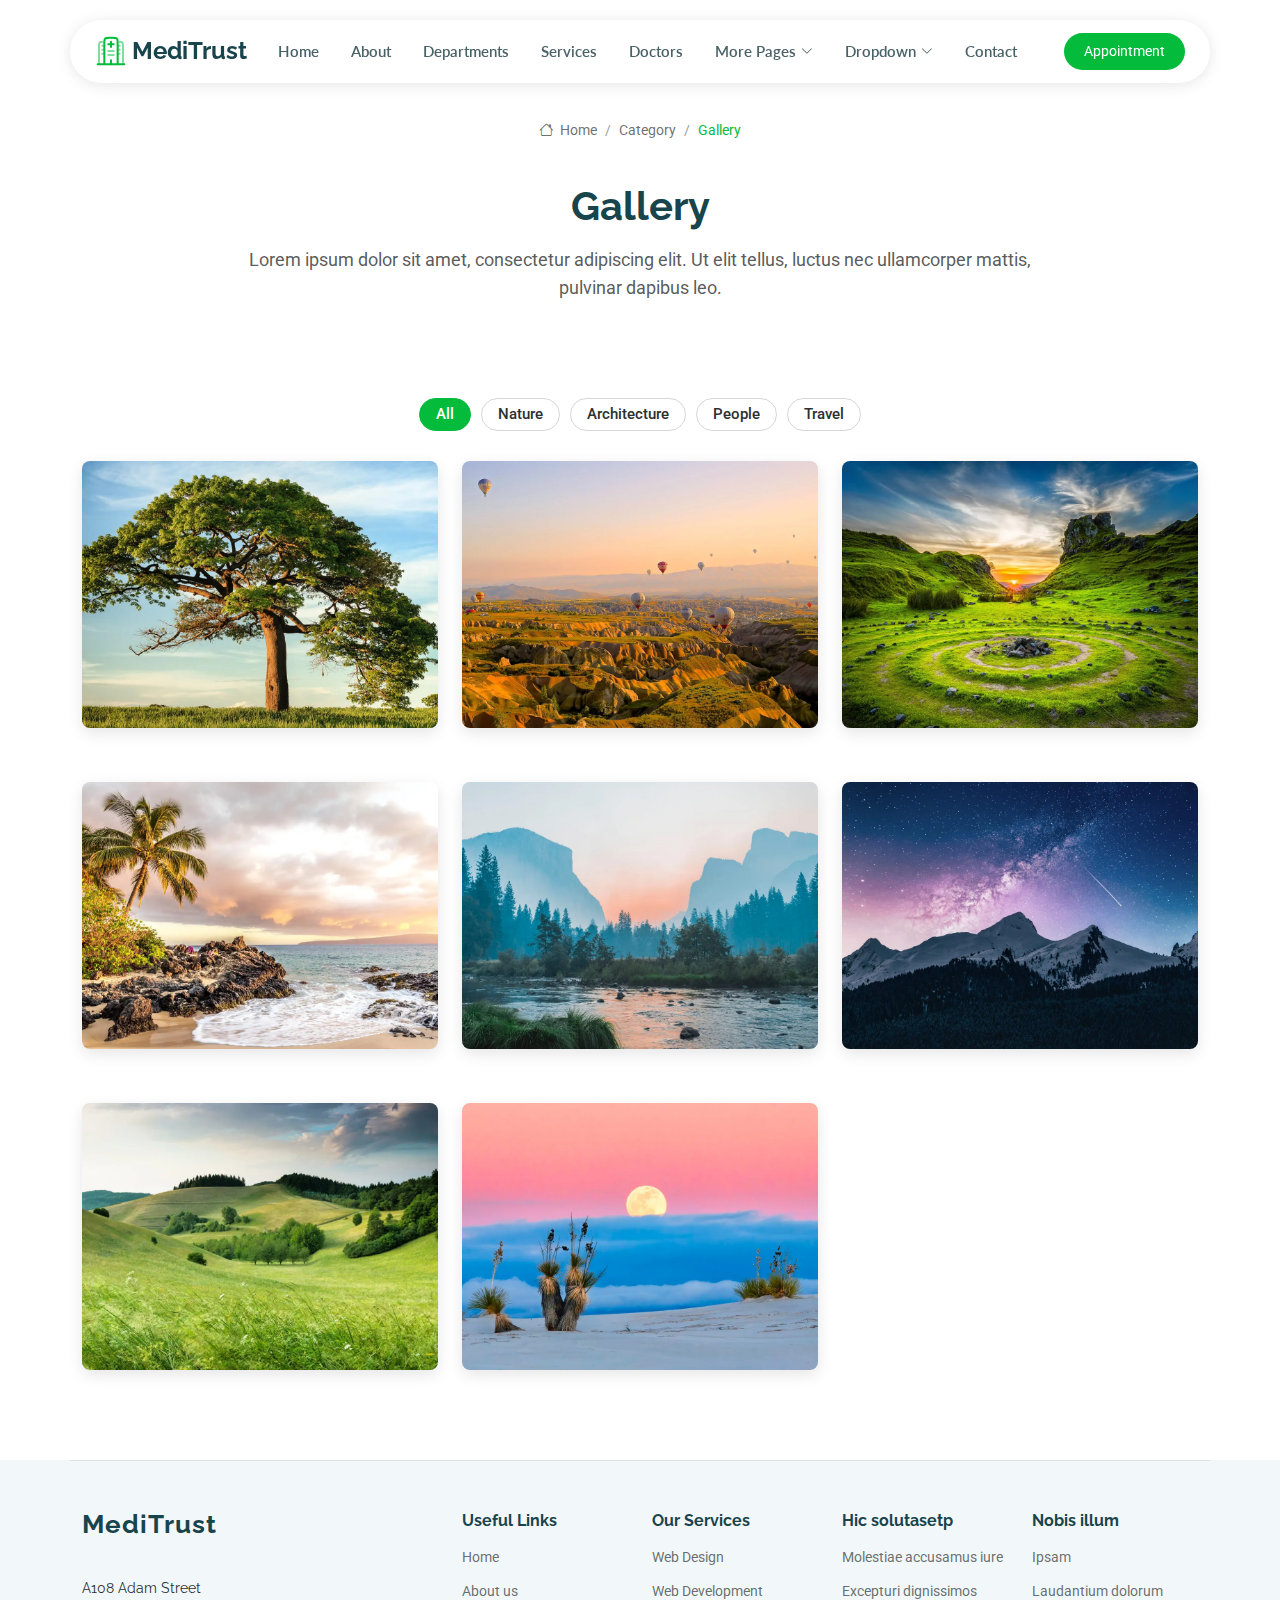
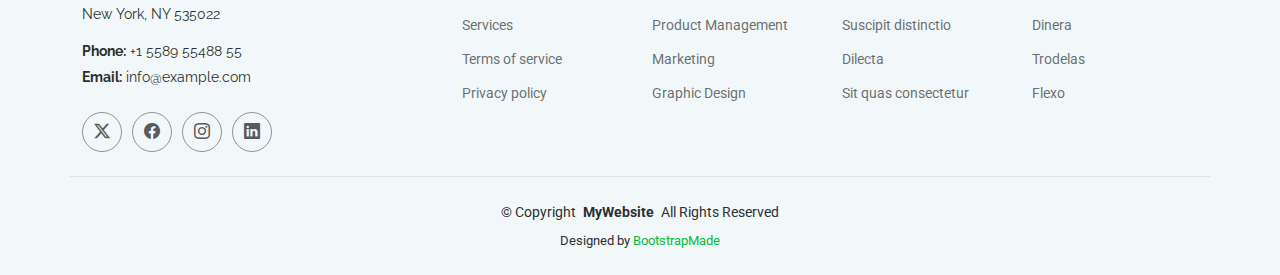
<file: gallery.html>
<!DOCTYPE html>
<html lang="en">

<head>
  <meta charset="utf-8">
  <meta content="width=device-width, initial-scale=1.0" name="viewport">
  <title>Gallery - MediTrust Bootstrap Template</title>
  <meta name="description" content="">
  <meta name="keywords" content="">

  <!-- Favicons -->
  <link href="assets/img/favicon.png" rel="icon">
  <link href="assets/img/apple-touch-icon.png" rel="apple-touch-icon">

  <!-- Fonts -->
  <link href="https://fonts.googleapis.com" rel="preconnect">
  <link href="https://fonts.gstatic.com" rel="preconnect" crossorigin>
  <link href="https://fonts.googleapis.com/css2?family=Roboto:ital,wght@0,100;0,300;0,400;0,500;0,700;0,900;1,100;1,300;1,400;1,500;1,700;1,900&family=Lato:ital,wght@0,100;0,300;0,400;0,700;0,900;1,100;1,300;1,400;1,700;1,900&family=Raleway:ital,wght@0,100;0,200;0,300;0,400;0,500;0,600;0,700;0,800;0,900;1,100;1,200;1,300;1,400;1,500;1,600;1,700;1,800;1,900&display=swap" rel="stylesheet">

  <!-- Vendor CSS Files -->
  <link href="assets/vendor/bootstrap/css/bootstrap.min.css" rel="stylesheet">
  <link href="assets/vendor/bootstrap-icons/bootstrap-icons.css" rel="stylesheet">
  <link href="assets/vendor/aos/aos.css" rel="stylesheet">
  <link href="assets/vendor/fontawesome-free/css/all.min.css" rel="stylesheet">
  <link href="assets/vendor/swiper/swiper-bundle.min.css" rel="stylesheet">
  <link href="assets/vendor/glightbox/css/glightbox.min.css" rel="stylesheet">

  <!-- Main CSS File -->
  <link href="assets/css/main.css" rel="stylesheet">

  <!-- =======================================================
  * Template Name: MediTrust
  * Template URL: https://bootstrapmade.com/meditrust-bootstrap-hospital-website-template/
  * Updated: Jul 04 2025 with Bootstrap v5.3.7
  * Author: BootstrapMade.com
  * License: https://bootstrapmade.com/license/
  ======================================================== -->
</head>

<body class="gallery-page">

  <header id="header" class="header d-flex align-items-center fixed-top">
    <div class="header-container container-fluid container-xl position-relative d-flex align-items-center justify-content-between">

      <a href="index.html" class="logo d-flex align-items-center me-auto me-xl-0">
        <!-- Uncomment the line below if you also wish to use an image logo -->
        <!-- <img src="assets/img/logo.webp" alt=""> -->
        <svg class="my-icon" viewBox="0 0 24 24" fill="none" xmlns="http://www.w3.org/2000/svg">
          <g id="bgCarrier" stroke-width="0"></g>
          <g id="tracerCarrier" stroke-linecap="round" stroke-linejoin="round"></g>
          <g id="iconCarrier">
            <path d="M22 22L2 22" stroke="currentColor" stroke-width="1.5" stroke-linecap="round"></path>
            <path d="M17 22V6C17 4.11438 17 3.17157 16.4142 2.58579C15.8284 2 14.8856 2 13 2H11C9.11438 2 8.17157 2 7.58579 2.58579C7 3.17157 7 4.11438 7 6V22" stroke="currentColor" stroke-width="1.5"></path>
            <path opacity="0.5" d="M21 22V8.5C21 7.09554 21 6.39331 20.6629 5.88886C20.517 5.67048 20.3295 5.48298 20.1111 5.33706C19.6067 5 18.9045 5 17.5 5" stroke="currentColor" stroke-width="1.5"></path>
            <path opacity="0.5" d="M3 22V8.5C3 7.09554 3 6.39331 3.33706 5.88886C3.48298 5.67048 3.67048 5.48298 3.88886 5.33706C4.39331 5 5.09554 5 6.5 5" stroke="currentColor" stroke-width="1.5"></path>
            <path d="M12 22V19" stroke="currentColor" stroke-width="1.5" stroke-linecap="round"></path>
            <path opacity="0.5" d="M10 12H14" stroke="currentColor" stroke-width="1.5" stroke-linecap="round"></path>
            <path opacity="0.5" d="M5.5 11H7" stroke="currentColor" stroke-width="1.5" stroke-linecap="round"></path>
            <path opacity="0.5" d="M5.5 14H7" stroke="currentColor" stroke-width="1.5" stroke-linecap="round"></path>
            <path opacity="0.5" d="M17 11H18.5" stroke="currentColor" stroke-width="1.5" stroke-linecap="round"></path>
            <path opacity="0.5" d="M17 14H18.5" stroke="currentColor" stroke-width="1.5" stroke-linecap="round"></path>
            <path opacity="0.5" d="M5.5 8H7" stroke="currentColor" stroke-width="1.5" stroke-linecap="round"></path>
            <path opacity="0.5" d="M17 8H18.5" stroke="currentColor" stroke-width="1.5" stroke-linecap="round"></path>
            <path opacity="0.5" d="M10 15H14" stroke="currentColor" stroke-width="1.5" stroke-linecap="round"></path>
            <path d="M12 9V5" stroke="currentColor" stroke-width="1.5" stroke-linecap="round" stroke-linejoin="round"></path>
            <path d="M14 7L10 7" stroke="currentColor" stroke-width="1.5" stroke-linecap="round" stroke-linejoin="round"></path>
          </g>
        </svg>

        <h1 class="sitename">MediTrust</h1>
      </a>

      <nav id="navmenu" class="navmenu">
        <ul>
          <li><a href="index.html">Home</a></li>
          <li><a href="about.html">About</a></li>
          <li><a href="departments.html">Departments</a></li>
          <li><a href="services.html">Services</a></li>
          <li><a href="doctors.html">Doctors</a></li>
          <li class="dropdown"><a href="#"><span>More Pages</span> <i class="bi bi-chevron-down toggle-dropdown"></i></a>
            <ul>
              <li><a href="department-details.html">Department Details</a></li>
              <li><a href="service-details.html">Service Details</a></li>
              <li><a href="appointment.html">Appointment</a></li>
              <li><a href="testimonials.html">Testimonials</a></li>
              <li><a href="faq.html">Frequently Asked Questions</a></li>
              <li><a href="gallery.html" class="active">Gallery</a></li>
              <li><a href="terms.html">Terms</a></li>
              <li><a href="privacy.html">Privacy</a></li>
              <li><a href="404.html">404</a></li>
            </ul>
          </li>
          <li class="dropdown"><a href="#"><span>Dropdown</span> <i class="bi bi-chevron-down toggle-dropdown"></i></a>
            <ul>
              <li><a href="#">Dropdown 1</a></li>
              <li class="dropdown"><a href="#"><span>Deep Dropdown</span> <i class="bi bi-chevron-down toggle-dropdown"></i></a>
                <ul>
                  <li><a href="#">Deep Dropdown 1</a></li>
                  <li><a href="#">Deep Dropdown 2</a></li>
                  <li><a href="#">Deep Dropdown 3</a></li>
                  <li><a href="#">Deep Dropdown 4</a></li>
                  <li><a href="#">Deep Dropdown 5</a></li>
                </ul>
              </li>
              <li><a href="#">Dropdown 2</a></li>
              <li><a href="#">Dropdown 3</a></li>
              <li><a href="#">Dropdown 4</a></li>
            </ul>
          </li>
          <li><a href="contact.html">Contact</a></li>
        </ul>
        <i class="mobile-nav-toggle d-xl-none bi bi-list"></i>
      </nav>

      <a class="btn-getstarted" href="appointment.html">Appointment</a>

    </div>
  </header>

  <main class="main">

    <!-- Page Title -->
    <div class="page-title">
      <div class="breadcrumbs">
        <nav aria-label="breadcrumb">
          <ol class="breadcrumb">
            <li class="breadcrumb-item"><a href="#"><i class="bi bi-house"></i> Home</a></li>
            <li class="breadcrumb-item"><a href="#">Category</a></li>
            <li class="breadcrumb-item active current">Gallery</li>
          </ol>
        </nav>
      </div>

      <div class="title-wrapper">
        <h1>Gallery</h1>
        <p>Lorem ipsum dolor sit amet, consectetur adipiscing elit. Ut elit tellus, luctus nec ullamcorper mattis, pulvinar dapibus leo.</p>
      </div>
    </div><!-- End Page Title -->

    <!-- Gallery Section -->
    <section id="gallery" class="gallery section">

      <div class="container" data-aos="fade-up" data-aos-delay="100">

        <div class="isotope-layout" data-default-filter="*" data-layout="masonry" data-sort="original-order">
          <ul class="gallery-filters isotope-filters" data-aos="fade-up" data-aos-delay="100">
            <li data-filter="*" class="filter-active">All</li>
            <li data-filter=".filter-nature">Nature</li>
            <li data-filter=".filter-architecture">Architecture</li>
            <li data-filter=".filter-people">People</li>
            <li data-filter=".filter-travel">Travel</li>
          </ul><!-- End Gallery Filters -->

          <div class="row g-4 isotope-container" data-aos="fade-up" data-aos-delay="200">
            <div class="col-lg-4 col-md-6 gallery-item isotope-item filter-nature">
              <div class="gallery-card">
                <div class="gallery-img">
                  <img src="assets/img/gallery/gallery-1.webp" class="img-fluid" alt="Gallery Image" loading="lazy">
                  <div class="gallery-overlay">
                    <div class="gallery-info">
                      <h4>Nature Exploration</h4>
                      <p>Lorem ipsum dolor sit amet, consectetur adipiscing elit.</p>
                      <a href="assets/img/gallery/gallery-1.webp" class="glightbox gallery-link" data-gallery="gallery-images">
                        <i class="bi bi-plus-circle"></i>
                      </a>
                    </div>
                  </div>
                </div>
              </div>
            </div><!-- End Gallery Item -->

            <div class="col-lg-4 col-md-6 gallery-item isotope-item filter-architecture">
              <div class="gallery-card">
                <div class="gallery-img">
                  <img src="assets/img/gallery/gallery-2.webp" class="img-fluid" alt="Gallery Image" loading="lazy">
                  <div class="gallery-overlay">
                    <div class="gallery-info">
                      <h4>Modern Architecture</h4>
                      <p>Praesent commodo cursus magna, vel scelerisque nisl consectetur.</p>
                      <a href="assets/img/gallery/gallery-2.webp" class="glightbox gallery-link" data-gallery="gallery-images">
                        <i class="bi bi-plus-circle"></i>
                      </a>
                    </div>
                  </div>
                </div>
              </div>
            </div><!-- End Gallery Item -->

            <div class="col-lg-4 col-md-6 gallery-item isotope-item filter-people">
              <div class="gallery-card">
                <div class="gallery-img">
                  <img src="assets/img/gallery/gallery-3.webp" class="img-fluid" alt="Gallery Image" loading="lazy">
                  <div class="gallery-overlay">
                    <div class="gallery-info">
                      <h4>Urban Life</h4>
                      <p>Fusce dapibus, tellus ac cursus commodo, tortor mauris.</p>
                      <a href="assets/img/gallery/gallery-3.webp" class="glightbox gallery-link" data-gallery="gallery-images">
                        <i class="bi bi-plus-circle"></i>
                      </a>
                    </div>
                  </div>
                </div>
              </div>
            </div><!-- End Gallery Item -->

            <div class="col-lg-4 col-md-6 gallery-item isotope-item filter-travel">
              <div class="gallery-card">
                <div class="gallery-img">
                  <img src="assets/img/gallery/gallery-4.webp" class="img-fluid" alt="Gallery Image" loading="lazy">
                  <div class="gallery-overlay">
                    <div class="gallery-info">
                      <h4>Travel Destinations</h4>
                      <p>Aenean lacinia bibendum nulla sed consectetur.</p>
                      <a href="assets/img/gallery/gallery-4.webp" class="glightbox gallery-link" data-gallery="gallery-images">
                        <i class="bi bi-plus-circle"></i>
                      </a>
                    </div>
                  </div>
                </div>
              </div>
            </div><!-- End Gallery Item -->

            <div class="col-lg-4 col-md-6 gallery-item isotope-item filter-nature">
              <div class="gallery-card">
                <div class="gallery-img">
                  <img src="assets/img/gallery/gallery-5.webp" class="img-fluid" alt="Gallery Image" loading="lazy">
                  <div class="gallery-overlay">
                    <div class="gallery-info">
                      <h4>Natural Wonders</h4>
                      <p>Cras mattis consectetur purus sit amet fermentum.</p>
                      <a href="assets/img/gallery/gallery-5.webp" class="glightbox gallery-link" data-gallery="gallery-images">
                        <i class="bi bi-plus-circle"></i>
                      </a>
                    </div>
                  </div>
                </div>
              </div>
            </div><!-- End Gallery Item -->

            <div class="col-lg-4 col-md-6 gallery-item isotope-item filter-architecture">
              <div class="gallery-card">
                <div class="gallery-img">
                  <img src="assets/img/gallery/gallery-6.webp" class="img-fluid" alt="Gallery Image" loading="lazy">
                  <div class="gallery-overlay">
                    <div class="gallery-info">
                      <h4>Historic Buildings</h4>
                      <p>Nullam id dolor id nibh ultricies vehicula ut id elit.</p>
                      <a href="assets/img/gallery/gallery-6.webp" class="glightbox gallery-link" data-gallery="gallery-images">
                        <i class="bi bi-plus-circle"></i>
                      </a>
                    </div>
                  </div>
                </div>
              </div>
            </div><!-- End Gallery Item -->

            <div class="col-lg-4 col-md-6 gallery-item isotope-item filter-people">
              <div class="gallery-card">
                <div class="gallery-img">
                  <img src="assets/img/gallery/gallery-7.webp" class="img-fluid" alt="Gallery Image" loading="lazy">
                  <div class="gallery-overlay">
                    <div class="gallery-info">
                      <h4>Community Events</h4>
                      <p>Donec ullamcorper nulla non metus auctor fringilla.</p>
                      <a href="assets/img/gallery/gallery-7.webp" class="glightbox gallery-link" data-gallery="gallery-images">
                        <i class="bi bi-plus-circle"></i>
                      </a>
                    </div>
                  </div>
                </div>
              </div>
            </div><!-- End Gallery Item -->

            <div class="col-lg-4 col-md-6 gallery-item isotope-item filter-travel">
              <div class="gallery-card">
                <div class="gallery-img">
                  <img src="assets/img/gallery/gallery-8.webp" class="img-fluid" alt="Gallery Image" loading="lazy">
                  <div class="gallery-overlay">
                    <div class="gallery-info">
                      <h4>Exotic Locations</h4>
                      <p>Sed posuere consectetur est at lobortis.</p>
                      <a href="assets/img/gallery/gallery-8.webp" class="glightbox gallery-link" data-gallery="gallery-images">
                        <i class="bi bi-plus-circle"></i>
                      </a>
                    </div>
                  </div>
                </div>
              </div>
            </div><!-- End Gallery Item -->
          </div><!-- End Gallery Container -->
        </div>

      </div>

    </section><!-- /Gallery Section -->

  </main>

  <footer id="footer" class="footer position-relative light-background">

    <div class="container footer-top">
      <div class="row gy-4">
        <div class="col-lg-4 col-md-6 footer-about">
          <a href="index.html" class="logo d-flex align-items-center">
            <span class="sitename">MediTrust</span>
          </a>
          <div class="footer-contact pt-3">
            <p>A108 Adam Street</p>
            <p>New York, NY 535022</p>
            <p class="mt-3"><strong>Phone:</strong> <span>+1 5589 55488 55</span></p>
            <p><strong>Email:</strong> <span>info@example.com</span></p>
          </div>
          <div class="social-links d-flex mt-4">
            <a href=""><i class="bi bi-twitter-x"></i></a>
            <a href=""><i class="bi bi-facebook"></i></a>
            <a href=""><i class="bi bi-instagram"></i></a>
            <a href=""><i class="bi bi-linkedin"></i></a>
          </div>
        </div>

        <div class="col-lg-2 col-md-3 footer-links">
          <h4>Useful Links</h4>
          <ul>
            <li><a href="#">Home</a></li>
            <li><a href="#">About us</a></li>
            <li><a href="#">Services</a></li>
            <li><a href="#">Terms of service</a></li>
            <li><a href="#">Privacy policy</a></li>
          </ul>
        </div>

        <div class="col-lg-2 col-md-3 footer-links">
          <h4>Our Services</h4>
          <ul>
            <li><a href="#">Web Design</a></li>
            <li><a href="#">Web Development</a></li>
            <li><a href="#">Product Management</a></li>
            <li><a href="#">Marketing</a></li>
            <li><a href="#">Graphic Design</a></li>
          </ul>
        </div>

        <div class="col-lg-2 col-md-3 footer-links">
          <h4>Hic solutasetp</h4>
          <ul>
            <li><a href="#">Molestiae accusamus iure</a></li>
            <li><a href="#">Excepturi dignissimos</a></li>
            <li><a href="#">Suscipit distinctio</a></li>
            <li><a href="#">Dilecta</a></li>
            <li><a href="#">Sit quas consectetur</a></li>
          </ul>
        </div>

        <div class="col-lg-2 col-md-3 footer-links">
          <h4>Nobis illum</h4>
          <ul>
            <li><a href="#">Ipsam</a></li>
            <li><a href="#">Laudantium dolorum</a></li>
            <li><a href="#">Dinera</a></li>
            <li><a href="#">Trodelas</a></li>
            <li><a href="#">Flexo</a></li>
          </ul>
        </div>

      </div>
    </div>

    <div class="container copyright text-center mt-4">
      <p>© <span>Copyright</span> <strong class="px-1 sitename">MyWebsite</strong> <span>All Rights Reserved</span></p>
      <div class="credits">
        <!-- All the links in the footer should remain intact. -->
        <!-- You can delete the links only if you've purchased the pro version. -->
        <!-- Licensing information: https://bootstrapmade.com/license/ -->
        <!-- Purchase the pro version with working PHP/AJAX contact form: [buy-url] -->
        Designed by <a href="https://bootstrapmade.com/">BootstrapMade</a>
      </div>
    </div>

  </footer>

  <!-- Scroll Top -->
  <a href="#" id="scroll-top" class="scroll-top d-flex align-items-center justify-content-center"><i class="bi bi-arrow-up-short"></i></a>

  <!-- Preloader -->
  <div id="preloader"></div>

  <!-- Vendor JS Files -->
  <script src="assets/vendor/bootstrap/js/bootstrap.bundle.min.js"></script>
  <script src="assets/vendor/php-email-form/validate.js"></script>
  <script src="assets/vendor/aos/aos.js"></script>
  <script src="assets/vendor/purecounter/purecounter_vanilla.js"></script>
  <script src="assets/vendor/swiper/swiper-bundle.min.js"></script>
  <script src="assets/vendor/imagesloaded/imagesloaded.pkgd.min.js"></script>
  <script src="assets/vendor/isotope-layout/isotope.pkgd.min.js"></script>
  <script src="assets/vendor/glightbox/js/glightbox.min.js"></script>

  <!-- Main JS File -->
  <script src="assets/js/main.js"></script>

</body>

</html>
</file>
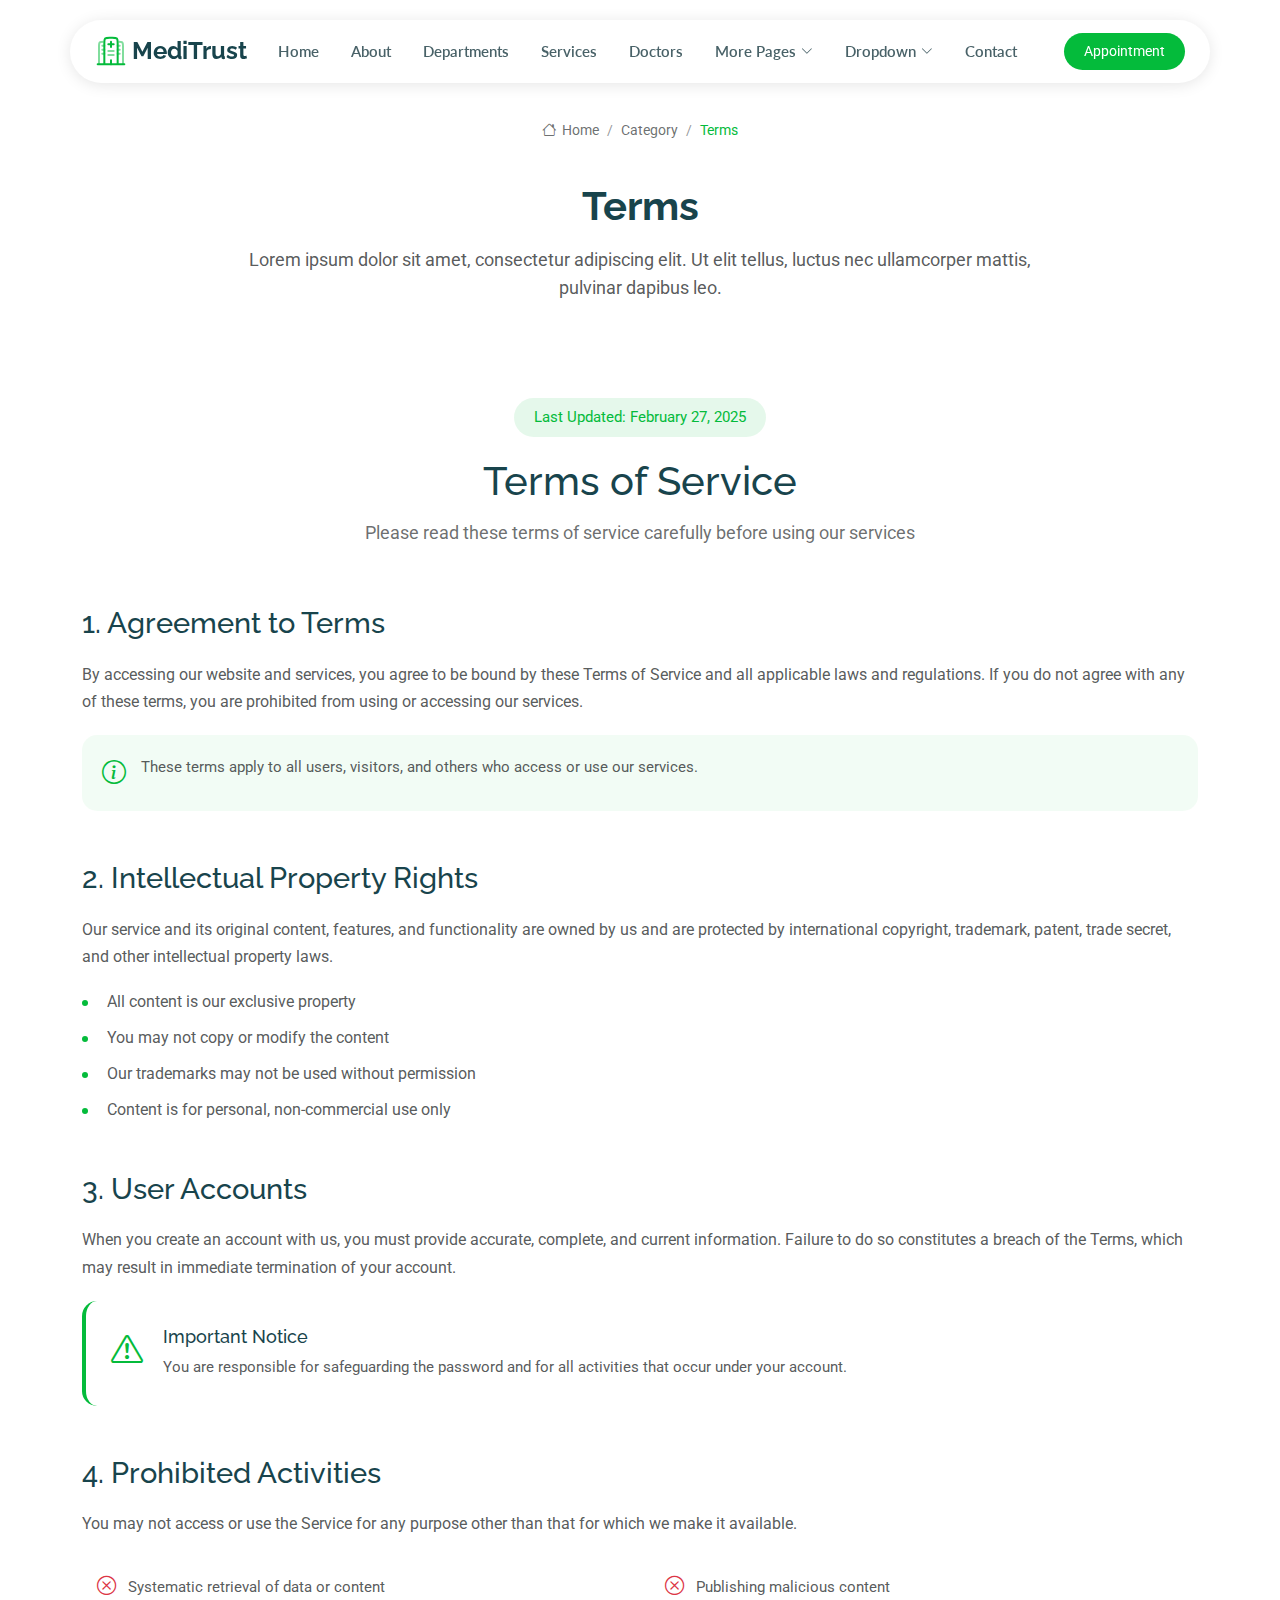
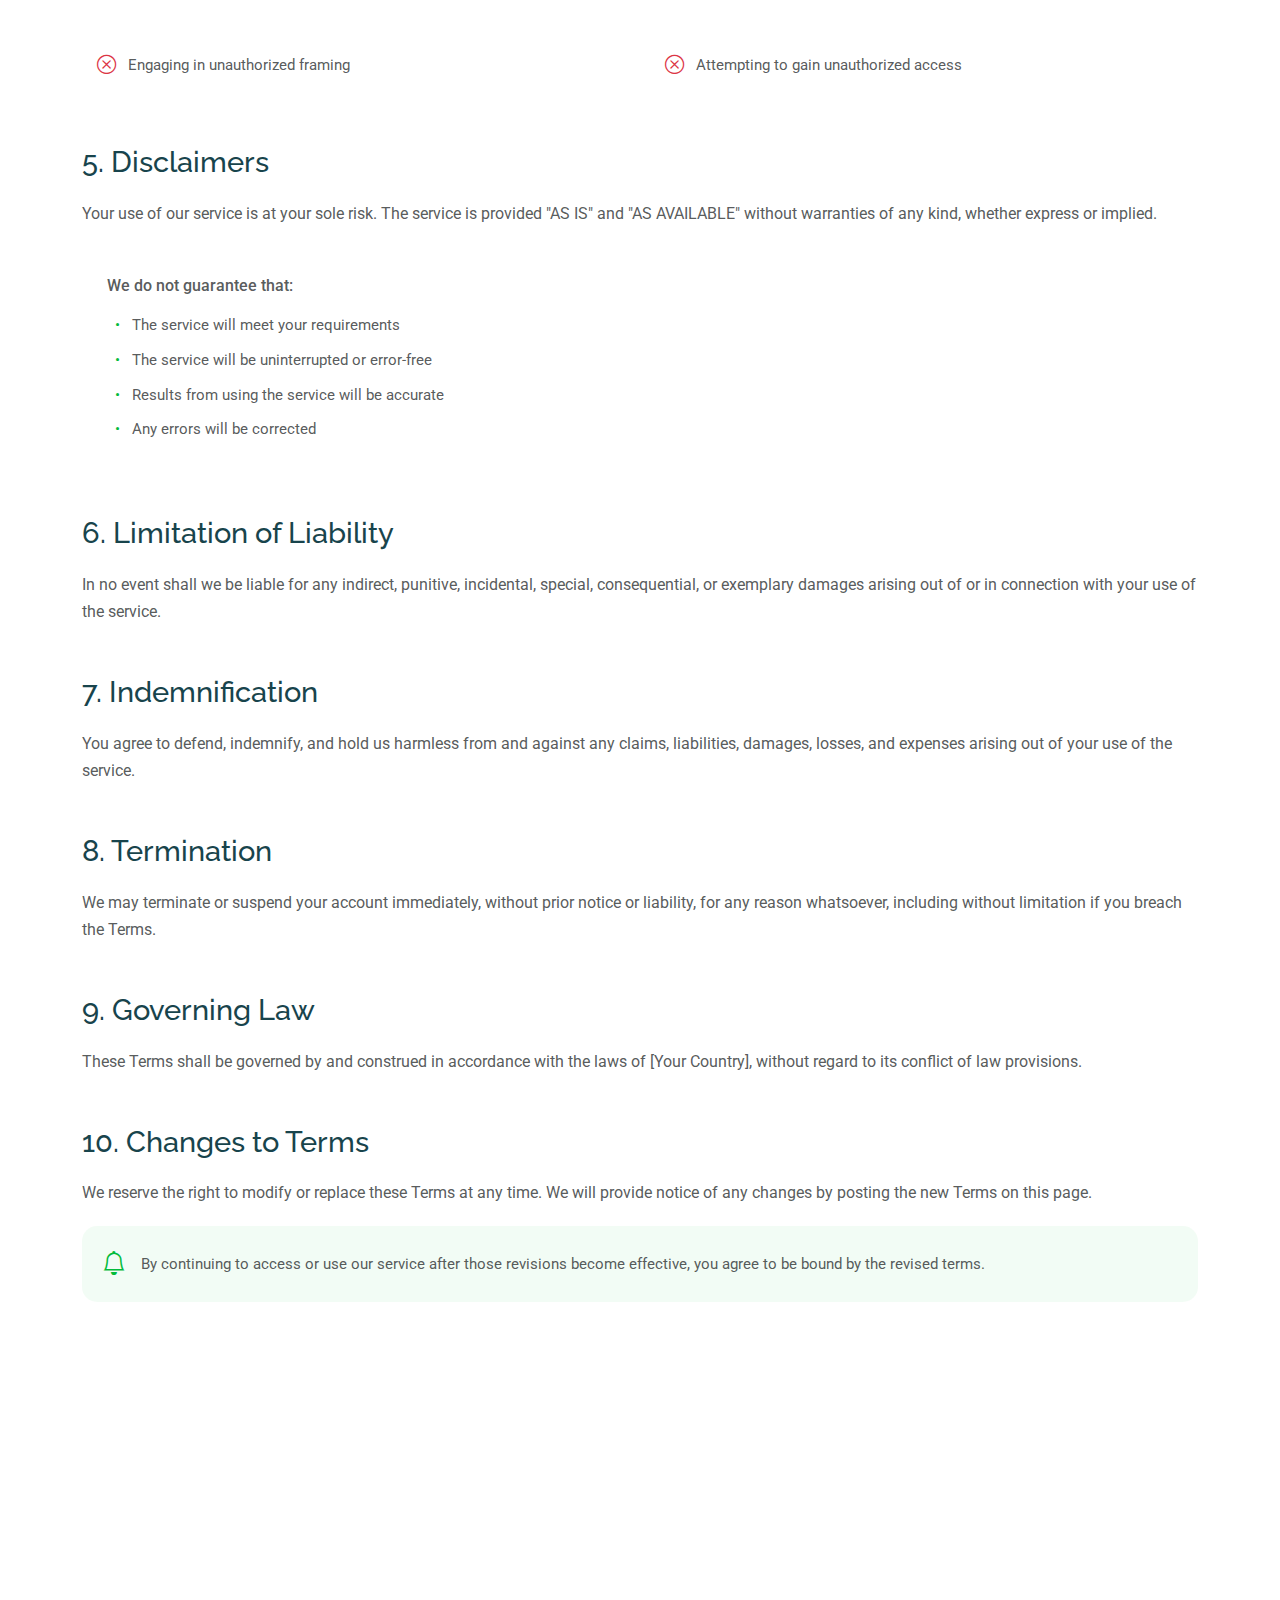
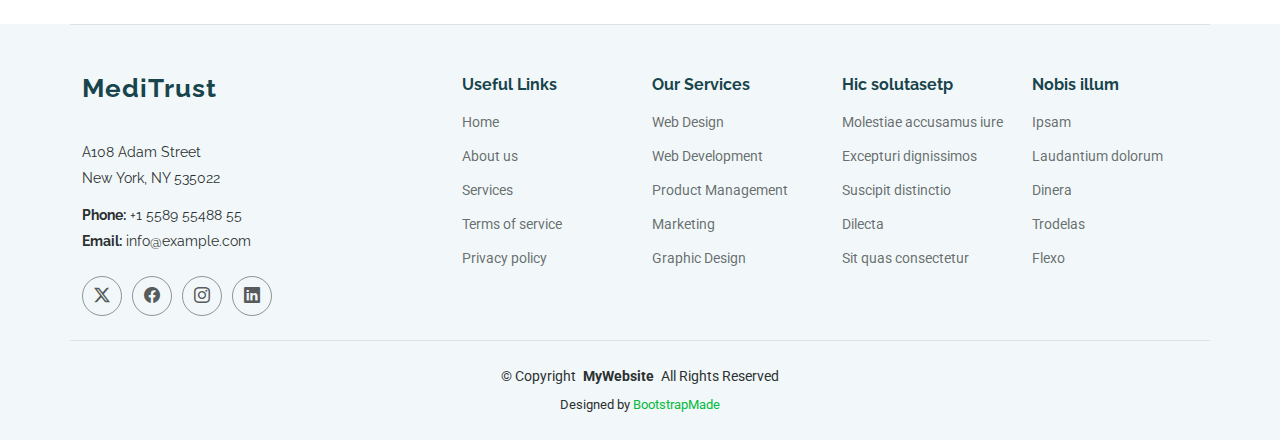
<file: terms.html>
<!DOCTYPE html>
<html lang="en">

<head>
  <meta charset="utf-8">
  <meta content="width=device-width, initial-scale=1.0" name="viewport">
  <title>Terms - MediTrust Bootstrap Template</title>
  <meta name="description" content="">
  <meta name="keywords" content="">

  <!-- Favicons -->
  <link href="assets/img/favicon.png" rel="icon">
  <link href="assets/img/apple-touch-icon.png" rel="apple-touch-icon">

  <!-- Fonts -->
  <link href="https://fonts.googleapis.com" rel="preconnect">
  <link href="https://fonts.gstatic.com" rel="preconnect" crossorigin>
  <link href="https://fonts.googleapis.com/css2?family=Roboto:ital,wght@0,100;0,300;0,400;0,500;0,700;0,900;1,100;1,300;1,400;1,500;1,700;1,900&family=Lato:ital,wght@0,100;0,300;0,400;0,700;0,900;1,100;1,300;1,400;1,700;1,900&family=Raleway:ital,wght@0,100;0,200;0,300;0,400;0,500;0,600;0,700;0,800;0,900;1,100;1,200;1,300;1,400;1,500;1,600;1,700;1,800;1,900&display=swap" rel="stylesheet">

  <!-- Vendor CSS Files -->
  <link href="assets/vendor/bootstrap/css/bootstrap.min.css" rel="stylesheet">
  <link href="assets/vendor/bootstrap-icons/bootstrap-icons.css" rel="stylesheet">
  <link href="assets/vendor/aos/aos.css" rel="stylesheet">
  <link href="assets/vendor/fontawesome-free/css/all.min.css" rel="stylesheet">
  <link href="assets/vendor/swiper/swiper-bundle.min.css" rel="stylesheet">
  <link href="assets/vendor/glightbox/css/glightbox.min.css" rel="stylesheet">

  <!-- Main CSS File -->
  <link href="assets/css/main.css" rel="stylesheet">

  <!-- =======================================================
  * Template Name: MediTrust
  * Template URL: https://bootstrapmade.com/meditrust-bootstrap-hospital-website-template/
  * Updated: Jul 04 2025 with Bootstrap v5.3.7
  * Author: BootstrapMade.com
  * License: https://bootstrapmade.com/license/
  ======================================================== -->
</head>

<body class="terms-page">

  <header id="header" class="header d-flex align-items-center fixed-top">
    <div class="header-container container-fluid container-xl position-relative d-flex align-items-center justify-content-between">

      <a href="index.html" class="logo d-flex align-items-center me-auto me-xl-0">
        <!-- Uncomment the line below if you also wish to use an image logo -->
        <!-- <img src="assets/img/logo.webp" alt=""> -->
        <svg class="my-icon" viewBox="0 0 24 24" fill="none" xmlns="http://www.w3.org/2000/svg">
          <g id="bgCarrier" stroke-width="0"></g>
          <g id="tracerCarrier" stroke-linecap="round" stroke-linejoin="round"></g>
          <g id="iconCarrier">
            <path d="M22 22L2 22" stroke="currentColor" stroke-width="1.5" stroke-linecap="round"></path>
            <path d="M17 22V6C17 4.11438 17 3.17157 16.4142 2.58579C15.8284 2 14.8856 2 13 2H11C9.11438 2 8.17157 2 7.58579 2.58579C7 3.17157 7 4.11438 7 6V22" stroke="currentColor" stroke-width="1.5"></path>
            <path opacity="0.5" d="M21 22V8.5C21 7.09554 21 6.39331 20.6629 5.88886C20.517 5.67048 20.3295 5.48298 20.1111 5.33706C19.6067 5 18.9045 5 17.5 5" stroke="currentColor" stroke-width="1.5"></path>
            <path opacity="0.5" d="M3 22V8.5C3 7.09554 3 6.39331 3.33706 5.88886C3.48298 5.67048 3.67048 5.48298 3.88886 5.33706C4.39331 5 5.09554 5 6.5 5" stroke="currentColor" stroke-width="1.5"></path>
            <path d="M12 22V19" stroke="currentColor" stroke-width="1.5" stroke-linecap="round"></path>
            <path opacity="0.5" d="M10 12H14" stroke="currentColor" stroke-width="1.5" stroke-linecap="round"></path>
            <path opacity="0.5" d="M5.5 11H7" stroke="currentColor" stroke-width="1.5" stroke-linecap="round"></path>
            <path opacity="0.5" d="M5.5 14H7" stroke="currentColor" stroke-width="1.5" stroke-linecap="round"></path>
            <path opacity="0.5" d="M17 11H18.5" stroke="currentColor" stroke-width="1.5" stroke-linecap="round"></path>
            <path opacity="0.5" d="M17 14H18.5" stroke="currentColor" stroke-width="1.5" stroke-linecap="round"></path>
            <path opacity="0.5" d="M5.5 8H7" stroke="currentColor" stroke-width="1.5" stroke-linecap="round"></path>
            <path opacity="0.5" d="M17 8H18.5" stroke="currentColor" stroke-width="1.5" stroke-linecap="round"></path>
            <path opacity="0.5" d="M10 15H14" stroke="currentColor" stroke-width="1.5" stroke-linecap="round"></path>
            <path d="M12 9V5" stroke="currentColor" stroke-width="1.5" stroke-linecap="round" stroke-linejoin="round"></path>
            <path d="M14 7L10 7" stroke="currentColor" stroke-width="1.5" stroke-linecap="round" stroke-linejoin="round"></path>
          </g>
        </svg>

        <h1 class="sitename">MediTrust</h1>
      </a>

      <nav id="navmenu" class="navmenu">
        <ul>
          <li><a href="index.html">Home</a></li>
          <li><a href="about.html">About</a></li>
          <li><a href="departments.html">Departments</a></li>
          <li><a href="services.html">Services</a></li>
          <li><a href="doctors.html">Doctors</a></li>
          <li class="dropdown"><a href="#"><span>More Pages</span> <i class="bi bi-chevron-down toggle-dropdown"></i></a>
            <ul>
              <li><a href="department-details.html">Department Details</a></li>
              <li><a href="service-details.html">Service Details</a></li>
              <li><a href="appointment.html">Appointment</a></li>
              <li><a href="testimonials.html">Testimonials</a></li>
              <li><a href="faq.html">Frequently Asked Questions</a></li>
              <li><a href="gallery.html">Gallery</a></li>
              <li><a href="terms.html" class="active">Terms</a></li>
              <li><a href="privacy.html">Privacy</a></li>
              <li><a href="404.html">404</a></li>
            </ul>
          </li>
          <li class="dropdown"><a href="#"><span>Dropdown</span> <i class="bi bi-chevron-down toggle-dropdown"></i></a>
            <ul>
              <li><a href="#">Dropdown 1</a></li>
              <li class="dropdown"><a href="#"><span>Deep Dropdown</span> <i class="bi bi-chevron-down toggle-dropdown"></i></a>
                <ul>
                  <li><a href="#">Deep Dropdown 1</a></li>
                  <li><a href="#">Deep Dropdown 2</a></li>
                  <li><a href="#">Deep Dropdown 3</a></li>
                  <li><a href="#">Deep Dropdown 4</a></li>
                  <li><a href="#">Deep Dropdown 5</a></li>
                </ul>
              </li>
              <li><a href="#">Dropdown 2</a></li>
              <li><a href="#">Dropdown 3</a></li>
              <li><a href="#">Dropdown 4</a></li>
            </ul>
          </li>
          <li><a href="contact.html">Contact</a></li>
        </ul>
        <i class="mobile-nav-toggle d-xl-none bi bi-list"></i>
      </nav>

      <a class="btn-getstarted" href="appointment.html">Appointment</a>

    </div>
  </header>

  <main class="main">

    <!-- Page Title -->
    <div class="page-title">
      <div class="breadcrumbs">
        <nav aria-label="breadcrumb">
          <ol class="breadcrumb">
            <li class="breadcrumb-item"><a href="#"><i class="bi bi-house"></i> Home</a></li>
            <li class="breadcrumb-item"><a href="#">Category</a></li>
            <li class="breadcrumb-item active current">Terms</li>
          </ol>
        </nav>
      </div>

      <div class="title-wrapper">
        <h1>Terms</h1>
        <p>Lorem ipsum dolor sit amet, consectetur adipiscing elit. Ut elit tellus, luctus nec ullamcorper mattis, pulvinar dapibus leo.</p>
      </div>
    </div><!-- End Page Title -->

    <!-- Terms Of Service Section -->
    <section id="terms-of-service" class="terms-of-service section">

      <div class="container" data-aos="fade-up">
        <!-- Page Header -->
        <div class="tos-header text-center" data-aos="fade-up">
          <span class="last-updated">Last Updated: February 27, 2025</span>
          <h2>Terms of Service</h2>
          <p>Please read these terms of service carefully before using our services</p>
        </div>

        <!-- Content -->
        <div class="tos-content" data-aos="fade-up" data-aos-delay="200">
          <!-- Agreement Section -->
          <div id="agreement" class="content-section">
            <h3>1. Agreement to Terms</h3>
            <p>By accessing our website and services, you agree to be bound by these Terms of Service and all applicable laws and regulations. If you do not agree with any of these terms, you are prohibited from using or accessing our services.</p>
            <div class="info-box">
              <i class="bi bi-info-circle"></i>
              <p>These terms apply to all users, visitors, and others who access or use our services.</p>
            </div>
          </div>

          <!-- Intellectual Property -->
          <div id="intellectual-property" class="content-section">
            <h3>2. Intellectual Property Rights</h3>
            <p>Our service and its original content, features, and functionality are owned by us and are protected by international copyright, trademark, patent, trade secret, and other intellectual property laws.</p>
            <ul class="list-items">
              <li>All content is our exclusive property</li>
              <li>You may not copy or modify the content</li>
              <li>Our trademarks may not be used without permission</li>
              <li>Content is for personal, non-commercial use only</li>
            </ul>
          </div>

          <!-- User Accounts -->
          <div id="user-accounts" class="content-section">
            <h3>3. User Accounts</h3>
            <p>When you create an account with us, you must provide accurate, complete, and current information. Failure to do so constitutes a breach of the Terms, which may result in immediate termination of your account.</p>
            <div class="alert-box">
              <i class="bi bi-exclamation-triangle"></i>
              <div class="alert-content">
                <h5>Important Notice</h5>
                <p>You are responsible for safeguarding the password and for all activities that occur under your account.</p>
              </div>
            </div>
          </div>

          <!-- Prohibited Activities -->
          <div id="prohibited" class="content-section">
            <h3>4. Prohibited Activities</h3>
            <p>You may not access or use the Service for any purpose other than that for which we make it available.</p>
            <div class="prohibited-list">
              <div class="prohibited-item">
                <i class="bi bi-x-circle"></i>
                <span>Systematic retrieval of data or content</span>
              </div>
              <div class="prohibited-item">
                <i class="bi bi-x-circle"></i>
                <span>Publishing malicious content</span>
              </div>
              <div class="prohibited-item">
                <i class="bi bi-x-circle"></i>
                <span>Engaging in unauthorized framing</span>
              </div>
              <div class="prohibited-item">
                <i class="bi bi-x-circle"></i>
                <span>Attempting to gain unauthorized access</span>
              </div>
            </div>
          </div>

          <!-- Disclaimers -->
          <div id="disclaimer" class="content-section">
            <h3>5. Disclaimers</h3>
            <p>Your use of our service is at your sole risk. The service is provided "AS IS" and "AS AVAILABLE" without warranties of any kind, whether express or implied.</p>
            <div class="disclaimer-box">
              <p>We do not guarantee that:</p>
              <ul>
                <li>The service will meet your requirements</li>
                <li>The service will be uninterrupted or error-free</li>
                <li>Results from using the service will be accurate</li>
                <li>Any errors will be corrected</li>
              </ul>
            </div>
          </div>

          <!-- Limitation of Liability -->
          <div id="limitation" class="content-section">
            <h3>6. Limitation of Liability</h3>
            <p>In no event shall we be liable for any indirect, punitive, incidental, special, consequential, or exemplary damages arising out of or in connection with your use of the service.</p>
          </div>

          <!-- Indemnification -->
          <div id="indemnification" class="content-section">
            <h3>7. Indemnification</h3>
            <p>You agree to defend, indemnify, and hold us harmless from and against any claims, liabilities, damages, losses, and expenses arising out of your use of the service.</p>
          </div>

          <!-- Termination -->
          <div id="termination" class="content-section">
            <h3>8. Termination</h3>
            <p>We may terminate or suspend your account immediately, without prior notice or liability, for any reason whatsoever, including without limitation if you breach the Terms.</p>
          </div>

          <!-- Governing Law -->
          <div id="governing-law" class="content-section">
            <h3>9. Governing Law</h3>
            <p>These Terms shall be governed by and construed in accordance with the laws of [Your Country], without regard to its conflict of law provisions.</p>
          </div>

          <!-- Changes -->
          <div id="changes" class="content-section">
            <h3>10. Changes to Terms</h3>
            <p>We reserve the right to modify or replace these Terms at any time. We will provide notice of any changes by posting the new Terms on this page.</p>
            <div class="notice-box">
              <i class="bi bi-bell"></i>
              <p>By continuing to access or use our service after those revisions become effective, you agree to be bound by the revised terms.</p>
            </div>
          </div>
        </div>

        <!-- Contact Section -->
        <div class="tos-contact" data-aos="fade-up" data-aos-delay="300">
          <div class="contact-box">
            <div class="contact-icon">
              <i class="bi bi-envelope"></i>
            </div>
            <div class="contact-content">
              <h4>Questions About Terms?</h4>
              <p>If you have any questions about these Terms, please contact us.</p>
              <a href="#" class="contact-link">Contact Support</a>
            </div>
          </div>
        </div>
      </div>

    </section><!-- /Terms Of Service Section -->

  </main>

  <footer id="footer" class="footer position-relative light-background">

    <div class="container footer-top">
      <div class="row gy-4">
        <div class="col-lg-4 col-md-6 footer-about">
          <a href="index.html" class="logo d-flex align-items-center">
            <span class="sitename">MediTrust</span>
          </a>
          <div class="footer-contact pt-3">
            <p>A108 Adam Street</p>
            <p>New York, NY 535022</p>
            <p class="mt-3"><strong>Phone:</strong> <span>+1 5589 55488 55</span></p>
            <p><strong>Email:</strong> <span>info@example.com</span></p>
          </div>
          <div class="social-links d-flex mt-4">
            <a href=""><i class="bi bi-twitter-x"></i></a>
            <a href=""><i class="bi bi-facebook"></i></a>
            <a href=""><i class="bi bi-instagram"></i></a>
            <a href=""><i class="bi bi-linkedin"></i></a>
          </div>
        </div>

        <div class="col-lg-2 col-md-3 footer-links">
          <h4>Useful Links</h4>
          <ul>
            <li><a href="#">Home</a></li>
            <li><a href="#">About us</a></li>
            <li><a href="#">Services</a></li>
            <li><a href="#">Terms of service</a></li>
            <li><a href="#">Privacy policy</a></li>
          </ul>
        </div>

        <div class="col-lg-2 col-md-3 footer-links">
          <h4>Our Services</h4>
          <ul>
            <li><a href="#">Web Design</a></li>
            <li><a href="#">Web Development</a></li>
            <li><a href="#">Product Management</a></li>
            <li><a href="#">Marketing</a></li>
            <li><a href="#">Graphic Design</a></li>
          </ul>
        </div>

        <div class="col-lg-2 col-md-3 footer-links">
          <h4>Hic solutasetp</h4>
          <ul>
            <li><a href="#">Molestiae accusamus iure</a></li>
            <li><a href="#">Excepturi dignissimos</a></li>
            <li><a href="#">Suscipit distinctio</a></li>
            <li><a href="#">Dilecta</a></li>
            <li><a href="#">Sit quas consectetur</a></li>
          </ul>
        </div>

        <div class="col-lg-2 col-md-3 footer-links">
          <h4>Nobis illum</h4>
          <ul>
            <li><a href="#">Ipsam</a></li>
            <li><a href="#">Laudantium dolorum</a></li>
            <li><a href="#">Dinera</a></li>
            <li><a href="#">Trodelas</a></li>
            <li><a href="#">Flexo</a></li>
          </ul>
        </div>

      </div>
    </div>

    <div class="container copyright text-center mt-4">
      <p>© <span>Copyright</span> <strong class="px-1 sitename">MyWebsite</strong> <span>All Rights Reserved</span></p>
      <div class="credits">
        <!-- All the links in the footer should remain intact. -->
        <!-- You can delete the links only if you've purchased the pro version. -->
        <!-- Licensing information: https://bootstrapmade.com/license/ -->
        <!-- Purchase the pro version with working PHP/AJAX contact form: [buy-url] -->
        Designed by <a href="https://bootstrapmade.com/">BootstrapMade</a>
      </div>
    </div>

  </footer>

  <!-- Scroll Top -->
  <a href="#" id="scroll-top" class="scroll-top d-flex align-items-center justify-content-center"><i class="bi bi-arrow-up-short"></i></a>

  <!-- Preloader -->
  <div id="preloader"></div>

  <!-- Vendor JS Files -->
  <script src="assets/vendor/bootstrap/js/bootstrap.bundle.min.js"></script>
  <script src="assets/vendor/php-email-form/validate.js"></script>
  <script src="assets/vendor/aos/aos.js"></script>
  <script src="assets/vendor/purecounter/purecounter_vanilla.js"></script>
  <script src="assets/vendor/swiper/swiper-bundle.min.js"></script>
  <script src="assets/vendor/imagesloaded/imagesloaded.pkgd.min.js"></script>
  <script src="assets/vendor/isotope-layout/isotope.pkgd.min.js"></script>
  <script src="assets/vendor/glightbox/js/glightbox.min.js"></script>

  <!-- Main JS File -->
  <script src="assets/js/main.js"></script>

</body>

</html>
</file>
<file: assets/css/main.css>
@charset "UTF-8";


:root {
  --default-font: "Roboto",  system-ui, -apple-system, "Segoe UI", Roboto, "Helvetica Neue", Arial, "Noto Sans", "Liberation Sans", sans-serif, "Apple Color Emoji", "Segoe UI Emoji", "Segoe UI Symbol", "Noto Color Emoji";
  --heading-font: "Raleway",  sans-serif;
  --nav-font: "Lato",  sans-serif;
}

/* Global Colors - The following color variables are used throughout the website. Updating them here will change the color scheme of the entire website */
:root { 
  --background-color: #ffffff; /* Background color for the entire website, including individual sections */
  --default-color: #2c3031; /* Default color used for the majority of the text content across the entire website */
  --heading-color: #18444c; /* Color for headings, subheadings and title throughout the website */
  --accent-color: #04bb3b; /* Accent color that represents your brand on the website. It's used for buttons, links, and other elements that need to stand out */
  --surface-color: #ffffff; /* The surface color is used as a background of boxed elements within sections, such as cards, icon boxes, or other elements that require a visual separation from the global background. */
  --contrast-color: #ffffff; /* Contrast color for text, ensuring readability against backgrounds of accent, heading, or default colors. */
}

/* Nav Menu Colors - The following color variables are used specifically for the navigation menu. They are separate from the global colors to allow for more customization options */
:root {
  --nav-color: #496268;  /* The default color of the main navmenu links */
  --nav-hover-color: #049ebb; /* Applied to main navmenu links when they are hovered over or active */
  --nav-mobile-background-color: #ffffff; /* Used as the background color for mobile navigation menu */
  --nav-dropdown-background-color: #ffffff; /* Used as the background color for dropdown items that appear when hovering over primary navigation items */
  --nav-dropdown-color: #496268; /* Used for navigation links of the dropdown items in the navigation menu. */
  --nav-dropdown-hover-color: #049ebb; /* Similar to --nav-hover-color, this color is applied to dropdown navigation links when they are hovered over. */
}

/* Color Presets - These classes override global colors when applied to any section or element, providing reuse of the sam color scheme. */

.light-background {
  --background-color: #f2f8f9;
  --surface-color: #ffffff;
}

.dark-background {
  --background-color: #021418;
  --default-color: #ffffff;
  --heading-color: #ffffff;
  --surface-color: #11262a;
  --contrast-color: #ffffff;
}

/* Smooth scroll */
:root {
  scroll-behavior: smooth;
}

/*--------------------------------------------------------------
# General Styling & Shared Classes
--------------------------------------------------------------*/
body {
  color: var(--default-color);
  background-color: var(--background-color);
  font-family: var(--default-font);
}

a {
  color: var(--accent-color);
  text-decoration: none;
  transition: 0.3s;
}

a:hover {
  color: color-mix(in srgb, var(--accent-color), transparent 25%);
  text-decoration: none;
}

h1,
h2,
h3,
h4,
h5,
h6 {
  color: var(--heading-color);
  font-family: var(--heading-font);
}

/* PHP Email Form Messages
------------------------------*/
.php-email-form .error-message {
  display: none;
  background: #df1529;
  color: #ffffff;
  text-align: left;
  padding: 15px;
  margin-bottom: 24px;
  font-weight: 600;
}

.php-email-form .sent-message {
  display: none;
  color: #ffffff;
  background: #059652;
  text-align: center;
  padding: 15px;
  margin-bottom: 24px;
  font-weight: 600;
}

.php-email-form .loading {
  display: none;
  background: var(--surface-color);
  text-align: center;
  padding: 15px;
  margin-bottom: 24px;
}

.php-email-form .loading:before {
  content: "";
  display: inline-block;
  border-radius: 50%;
  width: 24px;
  height: 24px;
  margin: 0 10px -6px 0;
  border: 3px solid var(--accent-color);
  border-top-color: var(--surface-color);
  animation: php-email-form-loading 1s linear infinite;
}

@keyframes php-email-form-loading {
  0% {
    transform: rotate(0deg);
  }

  100% {
    transform: rotate(360deg);
  }
}

/*--------------------------------------------------------------
# Global Header
--------------------------------------------------------------*/
.header {
  --background-color: rgba(255, 255, 255, 0);
  color: var(--default-color);
  background-color: var(--background-color);
  padding: 20px 0;
  transition: all 0.5s;
  z-index: 997;
}

.header .header-container {
  background: var(--surface-color);
  border-radius: 50px;
  padding: 5px 25px;
  box-shadow: 0px 2px 15px rgba(0, 0, 0, 0.1);
}

.header .logo {
  line-height: 1;
}

.header .logo img {
  max-height: 36px;
  margin-right: 8px;
}

.header .logo svg {
  height: 32px;
  padding-right: 5px;
  color: var(--accent-color);
}

@media (max-width: 575px) {
  .header .logo svg {
    height: 28px;
  }
}

.header .logo h1 {
  font-size: 24px;
  margin: 0;
  font-weight: 700;
  color: var(--heading-color);
}

@media (max-width: 575px) {
  .header .logo h1 {
    font-size: 20px;
  }
}

.header .btn-getstarted,
.header .btn-getstarted:focus {
  color: var(--contrast-color);
  background: var(--accent-color);
  font-size: 14px;
  padding: 8px 20px;
  margin: 0 0 0 30px;
  border-radius: 50px;
  transition: 0.3s;
}

.header .btn-getstarted:hover,
.header .btn-getstarted:focus:hover {
  color: var(--contrast-color);
  background: color-mix(in srgb, var(--accent-color), transparent 15%);
}

@media (max-width: 1200px) {
  .header {
    padding-top: 10px;
  }

  .header .header-container {
    margin-left: 10px;
    margin-right: 10px;
    padding: 10px 5px 10px 15px;
  }

  .header .logo {
    order: 1;
  }

  .header .btn-getstarted {
    order: 2;
    margin: 0 10px 0 0;
    padding: 6px 15px;
  }

  .header .navmenu {
    order: 3;
  }
}

/*--------------------------------------------------------------
# Navigation Menu
--------------------------------------------------------------*/
/* Desktop Navigation */
@media (min-width: 1200px) {
  .navmenu {
    padding: 0;
  }

  .navmenu ul {
    margin: 0;
    padding: 0;
    display: flex;
    list-style: none;
    align-items: center;
  }

  .navmenu li {
    position: relative;
  }

  .navmenu>ul>li {
    white-space: nowrap;
    padding: 15px 14px;
  }

  .navmenu>ul>li:last-child {
    padding-right: 0;
  }

  .navmenu a,
  .navmenu a:focus {
    color: var(--nav-color);
    font-size: 15px;
    padding: 0 2px;
    font-family: var(--nav-font);
    font-weight: 600;
    display: flex;
    align-items: center;
    justify-content: space-between;
    white-space: nowrap;
    transition: 0.3s;
    position: relative;
  }

  .navmenu a i,
  .navmenu a:focus i {
    font-size: 12px;
    line-height: 0;
    margin-left: 5px;
    transition: 0.3s;
  }

  .navmenu>ul>li>a:before {
    content: "";
    position: absolute;
    width: 100%;
    height: 2px;
    bottom: -6px;
    left: 0;
    background-color: var(--accent-color);
    visibility: hidden;
    width: 0px;
    transition: all 0.3s ease-in-out 0s;
  }

  .navmenu a:hover:before,
  .navmenu li:hover>a:before,
  .navmenu .active:before {
    visibility: visible;
    width: 100%;
  }

  .navmenu li:hover>a,
  .navmenu .active,
  .navmenu .active:focus {
    color: var(--nav-hover-color);
  }

  .navmenu .dropdown ul {
    margin: 0;
    padding: 10px 0;
    background: var(--nav-dropdown-background-color);
    display: block;
    position: absolute;
    visibility: hidden;
    left: 14px;
    top: 130%;
    opacity: 0;
    transition: 0.3s;
    border-radius: 4px;
    z-index: 99;
    box-shadow: 0px 0px 30px rgba(0, 0, 0, 0.1);
  }

  .navmenu .dropdown ul li {
    min-width: 200px;
  }

  .navmenu .dropdown ul a {
    padding: 10px 20px;
    font-size: 15px;
    text-transform: none;
    color: var(--nav-dropdown-color);
  }

  .navmenu .dropdown ul a i {
    font-size: 12px;
  }

  .navmenu .dropdown ul a:hover,
  .navmenu .dropdown ul .active:hover,
  .navmenu .dropdown ul li:hover>a {
    color: var(--nav-dropdown-hover-color);
  }

  .navmenu .dropdown:hover>ul {
    opacity: 1;
    top: 100%;
    visibility: visible;
  }

  .navmenu .dropdown .dropdown ul {
    top: 0;
    left: -90%;
    visibility: hidden;
  }

  .navmenu .dropdown .dropdown:hover>ul {
    opacity: 1;
    top: 0;
    left: -100%;
    visibility: visible;
  }
}

/* Mobile Navigation */
@media (max-width: 1199px) {
  .mobile-nav-toggle {
    color: var(--nav-color);
    font-size: 28px;
    line-height: 0;
    margin-right: 10px;
    cursor: pointer;
    transition: color 0.3s;
  }

  .navmenu {
    padding: 0;
    z-index: 9997;
  }

  .navmenu ul {
    display: none;
    list-style: none;
    position: absolute;
    inset: 60px 20px 20px 20px;
    padding: 10px 0;
    margin: 0;
    border-radius: 6px;
    background-color: var(--nav-mobile-background-color);
    border: 1px solid color-mix(in srgb, var(--default-color), transparent 90%);
    box-shadow: none;
    overflow-y: auto;
    transition: 0.3s;
    z-index: 9998;
  }

  .navmenu a,
  .navmenu a:focus {
    color: var(--nav-dropdown-color);
    padding: 10px 20px;
    font-family: var(--nav-font);
    font-size: 17px;
    font-weight: 500;
    display: flex;
    align-items: center;
    justify-content: space-between;
    white-space: nowrap;
    transition: 0.3s;
  }

  .navmenu a i,
  .navmenu a:focus i {
    font-size: 12px;
    line-height: 0;
    margin-left: 5px;
    width: 30px;
    height: 30px;
    display: flex;
    align-items: center;
    justify-content: center;
    border-radius: 50%;
    transition: 0.3s;
    background-color: color-mix(in srgb, var(--accent-color), transparent 90%);
  }

  .navmenu a i:hover,
  .navmenu a:focus i:hover {
    background-color: var(--accent-color);
    color: var(--contrast-color);
  }

  .navmenu a:hover,
  .navmenu .active,
  .navmenu .active:focus {
    color: var(--nav-dropdown-hover-color);
  }

  .navmenu .active i,
  .navmenu .active:focus i {
    background-color: var(--accent-color);
    color: var(--contrast-color);
    transform: rotate(180deg);
  }

  .navmenu .dropdown ul {
    position: static;
    display: none;
    z-index: 99;
    padding: 10px 0;
    margin: 10px 20px;
    background-color: var(--nav-dropdown-background-color);
    transition: all 0.5s ease-in-out;
  }

  .navmenu .dropdown ul ul {
    background-color: rgba(33, 37, 41, 0.1);
  }

  .navmenu .dropdown>.dropdown-active {
    display: block;
    background-color: rgba(33, 37, 41, 0.03);
  }

  .mobile-nav-active {
    overflow: hidden;
  }

  .mobile-nav-active .mobile-nav-toggle {
    color: #fff;
    position: absolute;
    font-size: 32px;
    top: 15px;
    right: 15px;
    margin-right: 0;
    z-index: 9999;
  }

  .mobile-nav-active .navmenu {
    position: fixed;
    overflow: hidden;
    inset: 0;
    background: rgba(33, 37, 41, 0.8);
    transition: 0.3s;
  }

  .mobile-nav-active .navmenu>ul {
    display: block;
  }
}

/*--------------------------------------------------------------
# Global Footer
--------------------------------------------------------------*/
.footer {
  color: var(--default-color);
  background-color: var(--background-color);
  font-size: 14px;
  position: relative;
}

.footer .footer-top {
  padding-top: 50px;
  border-top: 1px solid color-mix(in srgb, var(--default-color), transparent 90%);
}

.footer .footer-about .logo {
  line-height: 1;
  margin-bottom: 25px;
}

.footer .footer-about .logo img {
  max-height: 40px;
  margin-right: 6px;
}

.footer .footer-about .logo span {
  color: var(--heading-color);
  font-family: var(--heading-font);
  font-size: 26px;
  font-weight: 700;
  letter-spacing: 1px;
}

.footer .footer-about p {
  font-size: 14px;
  font-family: var(--heading-font);
}

.footer .social-links a {
  display: flex;
  align-items: center;
  justify-content: center;
  width: 40px;
  height: 40px;
  border-radius: 50%;
  border: 1px solid color-mix(in srgb, var(--default-color), transparent 50%);
  font-size: 16px;
  color: color-mix(in srgb, var(--default-color), transparent 20%);
  margin-right: 10px;
  transition: 0.3s;
}

.footer .social-links a:hover {
  color: var(--accent-color);
  border-color: var(--accent-color);
}

.footer h4 {
  font-size: 16px;
  font-weight: bold;
  position: relative;
  padding-bottom: 12px;
}

.footer .footer-links {
  margin-bottom: 30px;
}

.footer .footer-links ul {
  list-style: none;
  padding: 0;
  margin: 0;
}

.footer .footer-links ul i {
  padding-right: 2px;
  font-size: 12px;
  line-height: 0;
}

.footer .footer-links ul li {
  padding: 10px 0;
  display: flex;
  align-items: center;
}

.footer .footer-links ul li:first-child {
  padding-top: 0;
}

.footer .footer-links ul a {
  color: color-mix(in srgb, var(--default-color), transparent 30%);
  display: inline-block;
  line-height: 1;
}

.footer .footer-links ul a:hover {
  color: var(--accent-color);
}

.footer .footer-contact p {
  margin-bottom: 5px;
}

.footer .copyright {
  padding: 25px 0;
  border-top: 1px solid color-mix(in srgb, var(--default-color), transparent 90%);
}

.footer .copyright p {
  margin-bottom: 0;
}

.footer .credits {
  margin-top: 8px;
  font-size: 13px;
}

/*--------------------------------------------------------------
# Preloader
--------------------------------------------------------------*/
#preloader {
  position: fixed;
  inset: 0;
  z-index: 9999;
  overflow: hidden;
  background-color: var(--background-color);
  transition: all 0.6s ease-out;
}

#preloader:before {
  content: "";
  position: fixed;
  top: calc(50% - 30px);
  left: calc(50% - 30px);
  border: 6px solid var(--accent-color);
  border-top-color: color-mix(in srgb, var(--accent-color), transparent 90%);
  border-radius: 50%;
  width: 60px;
  height: 60px;
  animation: animate-preloader 1s linear infinite;
}

@keyframes animate-preloader {
  0% {
    transform: rotate(0deg);
  }

  100% {
    transform: rotate(360deg);
  }
}

/*--------------------------------------------------------------
# Scroll Top Button
--------------------------------------------------------------*/
.scroll-top {
  position: fixed;
  visibility: hidden;
  opacity: 0;
  right: 15px;
  bottom: -15px;
  z-index: 99999;
  background-color: var(--accent-color);
  width: 44px;
  height: 44px;
  border-radius: 50px;
  transition: all 0.4s;
}

.scroll-top i {
  font-size: 24px;
  color: var(--contrast-color);
  line-height: 0;
}

.scroll-top:hover {
  background-color: color-mix(in srgb, var(--accent-color), transparent 20%);
  color: var(--contrast-color);
}

.scroll-top.active {
  visibility: visible;
  opacity: 1;
  bottom: 15px;
}

/*--------------------------------------------------------------
# Disable aos animation delay on mobile devices
--------------------------------------------------------------*/
@media screen and (max-width: 768px) {
  [data-aos-delay] {
    transition-delay: 0 !important;
  }
}

/*--------------------------------------------------------------
# Global Page Titles & Breadcrumbs
--------------------------------------------------------------*/
.page-title {
  text-align: center;
  padding: 120px 0 20px 0;
}

.page-title .breadcrumbs {
  margin-bottom: 1.5rem;
}

.page-title .breadcrumbs .breadcrumb {
  justify-content: center;
  margin: 0;
  padding: 0;
  background: none;
}

.page-title .breadcrumbs .breadcrumb .breadcrumb-item {
  font-size: 0.9rem;
  color: color-mix(in srgb, var(--default-color), transparent 30%);
}

.page-title .breadcrumbs .breadcrumb .breadcrumb-item.active {
  color: var(--accent-color);
}

.page-title .breadcrumbs .breadcrumb .breadcrumb-item a {
  color: inherit;
  text-decoration: none;
  transition: color 0.3s ease;
}

.page-title .breadcrumbs .breadcrumb .breadcrumb-item a:hover {
  color: var(--accent-color);
}

.page-title .breadcrumbs .breadcrumb .breadcrumb-item a i {
  font-size: 0.9rem;
  margin-right: 0.2rem;
}

.page-title .breadcrumbs .breadcrumb .breadcrumb-item+.breadcrumb-item::before {
  color: color-mix(in srgb, var(--default-color), transparent 50%);
}

.page-title .title-wrapper {
  max-width: 800px;
  margin: 0 auto;
  padding: 1rem 0;
}

.page-title .title-wrapper h1 {
  font-size: 2.5rem;
  margin-bottom: 1rem;
  font-weight: 700;
  color: var(--heading-color);
}

.page-title .title-wrapper p {
  font-size: 1.1rem;
  color: color-mix(in srgb, var(--default-color), transparent 20%);
  margin: 0;
  line-height: 1.6;
}

@media (max-width: 768px) {
  .page-title .title-wrapper h1 {
    font-size: 2rem;
  }

  .page-title .title-wrapper p {
    font-size: 1rem;
  }
}

@media (max-width: 576px) {
  .page-title .title-wrapper h1 {
    font-size: 1.75rem;
  }
}

/*--------------------------------------------------------------
# Global Sections
--------------------------------------------------------------*/
section,
.section {
  color: var(--default-color);
  background-color: var(--background-color);
  padding: 60px 0;
  scroll-margin-top: 90px;
  overflow: clip;
}

@media (max-width: 1199px) {

  section,
  .section {
    scroll-margin-top: 66px;
  }
}

/*--------------------------------------------------------------
# Global Section Titles
--------------------------------------------------------------*/
.section-title {
  text-align: center;
  padding-bottom: 60px;
  position: relative;
}

.section-title h2 {
  font-size: 32px;
  font-weight: 700;
  margin-bottom: 20px;
  padding-bottom: 20px;
  position: relative;
}

.section-title h2:after {
  content: "";
  position: absolute;
  display: block;
  width: 50px;
  height: 3px;
  background: var(--accent-color);
  left: 0;
  right: 0;
  bottom: 0;
  margin: auto;
}

.section-title p {
  margin-bottom: 0;
}

/*--------------------------------------------------------------
# Hero Section
--------------------------------------------------------------*/
.hero {
  padding: 0;
  position: relative;
  overflow: hidden;
}

.hero .hero-wrapper {
  position: relative;
  width: 100%;
  min-height: 70vh;
  display: flex;
  align-items: center;
  padding: 120px 0 60px 0;
}

.hero .hero-image {
  position: absolute;
  top: 0;
  left: 0;
  width: 100%;
  height: 100%;
  z-index: 1;
}

.hero .hero-image::after {
  content: "";
  position: absolute;
  top: 0;
  left: 0;
  width: 100%;
  height: 100%;
  background: linear-gradient(135deg, color-mix(in srgb, var(--background-color), transparent 20%) 0%, color-mix(in srgb, var(--background-color), transparent 50%) 100%);
  z-index: 2;
}

.hero .hero-image img {
  width: 100%;
  height: 100%;
  object-fit: cover;
  object-position: center;
}

.hero .hero-content {
  position: relative;
  z-index: 3;
  padding: 3rem 0;
  width: 100%;
}

.hero .hero-content .content-box {
  padding: 2rem 0;
}

.hero .hero-content .content-box .badge-accent {
  display: inline-block;
  background-color: color-mix(in srgb, var(--accent-color), transparent 20%);
  color: var(--contrast-color);
  padding: 0.5rem 1rem;
  border-radius: 50px;
  font-size: 0.9rem;
  font-weight: 500;
  margin-bottom: 1.5rem;
}

.hero .hero-content .content-box h1 {
  font-size: 3.5rem;
  font-weight: 700;
  margin-bottom: 1.5rem;
  line-height: 1.2;
}

.hero .hero-content .content-box p {
  font-size: 1.2rem;
  margin-bottom: 2rem;
  max-width: 600px;
}

.hero .hero-content .content-box .cta-group {
  display: flex;
  gap: 1rem;
  margin-bottom: 2rem;
}

.hero .hero-content .content-box .cta-group .btn {
  padding: 0.8rem 2rem;
  font-weight: 600;
  border-radius: 50px;
  transition: all 0.3s ease;
  font-size: 1rem;
}

.hero .hero-content .content-box .cta-group .btn.btn-primary {
  background-color: var(--accent-color);
  border: 2px solid var(--accent-color);
  color: var(--contrast-color);
}

.hero .hero-content .content-box .cta-group .btn.btn-primary:hover {
  background-color: color-mix(in srgb, var(--accent-color), transparent 20%);
  border-color: color-mix(in srgb, var(--accent-color), transparent 20%);
}

.hero .hero-content .content-box .cta-group .btn.btn-outline {
  background-color: transparent;
  border: 2px solid var(--accent-color);
  color: var(--accent-color);
}

.hero .hero-content .content-box .cta-group .btn.btn-outline:hover {
  background-color: var(--accent-color);
  border-color: var(--accent-color);
  color: var(--contrast-color);
}

.hero .hero-content .content-box .info-badges {
  display: flex;
  gap: 2rem;
}

.hero .hero-content .content-box .info-badges .badge-item {
  display: flex;
  align-items: center;
  gap: 1rem;
}

.hero .hero-content .content-box .info-badges .badge-item i {
  font-size: 2rem;
  color: var(--accent-color);
}

.hero .hero-content .content-box .info-badges .badge-item .badge-content {
  display: flex;
  flex-direction: column;
}

.hero .hero-content .content-box .info-badges .badge-item .badge-content span {
  color: color-mix(in srgb, var(--default-color), transparent 20%);
  font-size: 0.9rem;
}

.hero .hero-content .content-box .info-badges .badge-item .badge-content strong {
  font-size: 1.1rem;
  font-weight: 600;
}

.hero .features-wrapper {
  background-color: color-mix(in srgb, var(--surface-color), transparent 20%);
  border-radius: 15px;
  box-shadow: 0 10px 30px rgba(0, 0, 0, 0.1);
  justify-content: space-between;
  padding: 2rem;
  margin-top: 15px;
}

.hero .features-wrapper .feature-item {
  display: flex;
  align-items: flex-start;
  gap: 1rem;
  flex: 1;
}

.hero .features-wrapper .feature-item .feature-icon {
  display: flex;
  align-items: center;
  justify-content: center;
  width: 60px;
  height: 60px;
  background-color: color-mix(in srgb, var(--accent-color), transparent 85%);
  border-radius: 12px;
  flex-shrink: 0;
}

.hero .features-wrapper .feature-item .feature-icon i {
  font-size: 1.8rem;
  color: var(--accent-color);
}

.hero .features-wrapper .feature-item .feature-text h3 {
  font-size: 1.2rem;
  font-weight: 600;
  margin-bottom: 0.5rem;
}

.hero .features-wrapper .feature-item .feature-text p {
  font-size: 0.95rem;
  color: color-mix(in srgb, var(--default-color), transparent 30%);
  margin-bottom: 0;
}

@media (max-width: 1200px) {
  .hero .hero-content .content-box h1 {
    font-size: 3rem;
  }

  .hero .floating-features .features-wrapper {
    padding: 1.5rem;
    gap: 1rem;
  }
}

@media (max-width: 992px) {
  .hero .hero-wrapper {
    height: auto;
    min-height: 600px;
  }

  .hero .hero-content .content-box h1 {
    font-size: 2.5rem;
  }

  .hero .floating-features {
    position: relative;
    transform: translateY(0);
    padding: 3rem 0;
  }

  .hero .floating-features .features-wrapper {
    flex-direction: column;
  }

  .hero .floating-features .features-wrapper .feature-item {
    padding: 1rem 0;
    border-bottom: 1px solid color-mix(in srgb, var(--default-color), transparent 90%);
  }

  .hero .floating-features .features-wrapper .feature-item:last-child {
    border-bottom: none;
  }
}

@media (max-width: 768px) {
  .hero .hero-wrapper {
    min-height: 500px;
  }

  .hero .hero-image::after {
    background: linear-gradient(180deg, rgba(0, 0, 0, 0.5) 0%, rgba(0, 0, 0, 0.7) 100%);
  }

  .hero .hero-content .content-box h1 {
    font-size: 2.2rem;
  }

  .hero .hero-content .content-box p {
    font-size: 1rem;
  }

  .hero .hero-content .content-box .cta-group {
    flex-direction: column;
    gap: 0.8rem;
  }

  .hero .hero-content .content-box .cta-group .btn {
    width: 100%;
    text-align: center;
  }

  .hero .hero-content .content-box .info-badges {
    flex-direction: column;
    gap: 1rem;
  }
}

@media (max-width: 576px) {
  .hero .hero-content .content-box {
    padding: 1rem 0;
  }

  .hero .hero-content .content-box h1 {
    font-size: 1.8rem;
  }
}

/*--------------------------------------------------------------
# Home About Section
--------------------------------------------------------------*/
.home-about .about-image {
  position: relative;
}

.home-about .about-image img {
  box-shadow: 0 15px 30px rgba(0, 0, 0, 0.1);
}

.home-about .about-image .experience-badge {
  position: absolute;
  bottom: 0;
  right: 30px;
  background-color: var(--accent-color);
  color: var(--contrast-color);
  padding: 20px;
  border-radius: 8px;
  box-shadow: 0 10px 20px rgba(0, 0, 0, 0.1);
  transform: translateY(30%);
}

.home-about .about-image .experience-badge .years {
  display: block;
  font-size: 36px;
  font-weight: 700;
  line-height: 1.1;
}

.home-about .about-image .experience-badge .text {
  font-size: 14px;
  display: block;
}

@media (max-width: 576px) {
  .home-about .about-image .experience-badge {
    right: 15px;
    padding: 15px;
  }

  .home-about .about-image .experience-badge .years {
    font-size: 28px;
  }

  .home-about .about-image .experience-badge .text {
    font-size: 12px;
  }
}

.home-about .about-content h2 {
  margin-bottom: 16px;
  font-weight: 700;
  font-size: 32px;
}

@media (max-width: 768px) {
  .home-about .about-content h2 {
    font-size: 28px;
  }
}

.home-about .about-content .lead {
  color: color-mix(in srgb, var(--heading-color), transparent 20%);
  font-size: 18px;
  margin-bottom: 16px;
  font-weight: 500;
}

.home-about .about-content p {
  margin-bottom: 16px;
}

.home-about .feature-item {
  padding: 20px;
  border-radius: 8px;
  background-color: var(--surface-color);
  height: 100%;
  box-shadow: 0 5px 15px rgba(0, 0, 0, 0.05);
  transition: transform 0.3s, box-shadow 0.3s;
}

.home-about .feature-item:hover {
  transform: translateY(-5px);
  box-shadow: 0 10px 20px rgba(0, 0, 0, 0.1);
}

.home-about .feature-item .icon {
  font-size: 32px;
  color: var(--accent-color);
  margin-bottom: 15px;
}

.home-about .feature-item h4 {
  font-size: 18px;
  margin-bottom: 10px;
  font-weight: 600;
}

.home-about .feature-item p {
  font-size: 14px;
  margin-bottom: 0;
}

.home-about .cta-wrapper {
  display: flex;
  flex-wrap: wrap;
  gap: 15px;
}

.home-about .cta-wrapper .btn {
  padding: 10px 24px;
  font-weight: 500;
  border-radius: 6px;
  transition: all 0.3s;
}

.home-about .cta-wrapper .btn-primary {
  background-color: var(--accent-color);
  border-color: var(--accent-color);
  color: var(--contrast-color);
}

.home-about .cta-wrapper .btn-primary:hover {
  background-color: color-mix(in srgb, var(--accent-color), #000 10%);
  border-color: color-mix(in srgb, var(--accent-color), #000 10%);
}

.home-about .cta-wrapper .btn-outline {
  border: 1px solid color-mix(in srgb, var(--default-color), transparent 70%);
  color: var(--default-color);
}

.home-about .cta-wrapper .btn-outline:hover {
  background-color: color-mix(in srgb, var(--default-color), transparent 90%);
  border-color: color-mix(in srgb, var(--default-color), transparent 50%);
}

.home-about .certifications-row {
  border-top: 1px solid color-mix(in srgb, var(--default-color), transparent 90%);
}

.home-about .certifications-row .certification-title {
  font-size: 20px;
  margin-bottom: 20px;
  color: var(--heading-color);
}

.home-about .certifications {
  display: flex;
  justify-content: center;
  align-items: center;
  flex-wrap: wrap;
  gap: 30px;
}

.home-about .certifications .certification-item {
  flex: 0 0 150px;
  text-align: center;
  transition: transform 0.3s;
}

.home-about .certifications .certification-item img {
  max-width: 100%;
  height: auto;
  filter: grayscale(100%);
  opacity: 0.7;
  transition: filter 0.3s, opacity 0.3s;
}

.home-about .certifications .certification-item:hover {
  transform: translateY(-5px);
}

.home-about .certifications .certification-item:hover img {
  filter: grayscale(0%);
  opacity: 1;
}

@media (max-width: 576px) {
  .home-about .certifications .certification-item {
    flex: 0 0 120px;
  }
}

@media (max-width: 768px) {
  .home-about .certifications {
    gap: 20px;
  }
}

@media (max-width: 992px) {
  .home-about .about-content {
    margin-top: 60px;
  }
}

/*--------------------------------------------------------------
# Featured Departments Section
--------------------------------------------------------------*/
.featured-departments .department-card {
  background: var(--surface-color);
  border-radius: 12px;
  overflow: hidden;
  box-shadow: 0 5px 15px color-mix(in srgb, var(--default-color), transparent 85%);
  transition: all 0.3s ease;
  height: 100%;
}

.featured-departments .department-card:hover {
  transform: translateY(-5px);
  box-shadow: 0 15px 30px color-mix(in srgb, var(--default-color), transparent 75%);
}

.featured-departments .department-image {
  position: relative;
  height: 200px;
  overflow: hidden;
}

.featured-departments .department-image img {
  width: 100%;
  height: 100%;
  object-fit: cover;
  transition: transform 0.3s ease;
}

.featured-departments .department-card:hover .department-image img {
  transform: scale(1.05);
}

.featured-departments .department-content {
  padding: 30px;
  position: relative;
}

.featured-departments .department-icon {
  position: absolute;
  top: -30px;
  left: 30px;
  width: 60px;
  height: 60px;
  background: var(--accent-color);
  border-radius: 50%;
  display: flex;
  align-items: center;
  justify-content: center;
  box-shadow: 0 5px 15px color-mix(in srgb, var(--accent-color), transparent 40%);
}

.featured-departments .department-icon i {
  font-size: 24px;
  color: var(--contrast-color);
}

.featured-departments h3 {
  font-size: 24px;
  font-weight: 700;
  margin: 40px 0 15px 0;
  color: var(--heading-color);
}

.featured-departments p {
  color: color-mix(in srgb, var(--default-color), transparent 20%);
  font-size: 15px;
  line-height: 1.6;
  margin-bottom: 25px;
}

.featured-departments .btn-learn-more {
  display: inline-flex;
  align-items: center;
  gap: 8px;
  color: var(--accent-color);
  font-weight: 600;
  font-size: 14px;
  text-decoration: none;
  transition: all 0.3s ease;
}

.featured-departments .btn-learn-more span {
  transition: transform 0.3s ease;
}

.featured-departments .btn-learn-more i {
  font-size: 16px;
  transition: transform 0.3s ease;
}

.featured-departments .btn-learn-more:hover {
  color: color-mix(in srgb, var(--accent-color), transparent 20%);
}

.featured-departments .btn-learn-more:hover span {
  transform: translateX(3px);
}

.featured-departments .btn-learn-more:hover i {
  transform: translateX(3px);
}

@media (max-width: 768px) {
  .featured-departments .department-content {
    padding: 25px 20px;
  }

  .featured-departments .department-icon {
    left: 20px;
    width: 50px;
    height: 50px;
    top: -25px;
  }

  .featured-departments .department-icon i {
    font-size: 20px;
  }

  .featured-departments h3 {
    font-size: 20px;
    margin: 35px 0 15px 0;
  }

  .featured-departments p {
    font-size: 14px;
    margin-bottom: 20px;
  }
}

/*--------------------------------------------------------------
# Featured Services Section
--------------------------------------------------------------*/
.featured-services .service-card {
  background: var(--surface-color);
  border-radius: 10px;
  padding: 40px 30px;
  height: 100%;
  transition: all 0.3s ease;
  border: 1px solid color-mix(in srgb, var(--default-color), transparent 90%);
  position: relative;
  overflow: hidden;
}

.featured-services .service-card:hover {
  transform: translateY(-5px);
  box-shadow: 0 10px 30px color-mix(in srgb, var(--default-color), transparent 85%);
  border-color: color-mix(in srgb, var(--accent-color), transparent 70%);
}

.featured-services .service-card::before {
  content: "";
  position: absolute;
  top: 0;
  left: 0;
  width: 100%;
  height: 4px;
  background: linear-gradient(90deg, var(--accent-color), color-mix(in srgb, var(--accent-color), var(--heading-color) 30%));
}

.featured-services .service-icon {
  width: 80px;
  height: 80px;
  background: color-mix(in srgb, var(--accent-color), transparent 90%);
  border-radius: 50%;
  display: flex;
  align-items: center;
  justify-content: center;
  margin-bottom: 25px;
  transition: all 0.3s ease;
}

.featured-services .service-icon i {
  font-size: 36px;
  color: var(--accent-color);
  transition: all 0.3s ease;
}

.service-card:hover .featured-services .service-icon {
  background: var(--accent-color);
  transform: scale(1.1);
}

.service-card:hover .featured-services .service-icon i {
  color: var(--contrast-color);
}

.featured-services .service-content h3 {
  font-size: 22px;
  font-weight: 700;
  margin-bottom: 15px;
  color: var(--heading-color);
  transition: all 0.3s ease;
}

.service-card:hover .featured-services .service-content h3 {
  color: var(--accent-color);
}

.featured-services .service-content p {
  color: color-mix(in srgb, var(--default-color), transparent 20%);
  line-height: 1.6;
  margin-bottom: 20px;
  font-size: 15px;
}

.featured-services .service-features {
  list-style: none;
  padding: 0;
  margin: 0 0 25px 0;
}

.featured-services .service-features li {
  display: flex;
  align-items: center;
  margin-bottom: 10px;
  font-size: 14px;
  color: var(--default-color);
}

.featured-services .service-features li:last-child {
  margin-bottom: 0;
}

.featured-services .service-features li i {
  color: var(--accent-color);
  margin-right: 10px;
  font-size: 16px;
  flex-shrink: 0;
}

.featured-services .service-btn {
  display: inline-flex;
  align-items: center;
  color: var(--accent-color);
  font-weight: 600;
  font-size: 15px;
  text-decoration: none;
  transition: all 0.3s ease;
  margin-top: 5px;
}

.featured-services .service-btn i {
  margin-left: 8px;
  font-size: 14px;
  transition: all 0.3s ease;
}

.featured-services .service-btn:hover {
  color: var(--heading-color);
  text-decoration: none;
}

.featured-services .service-btn:hover i {
  transform: translateX(5px);
}

@media (max-width: 768px) {
  .featured-services .service-card {
    padding: 30px 20px;
    margin-bottom: 20px;
  }

  .featured-services .service-icon {
    width: 70px;
    height: 70px;
  }

  .featured-services .service-icon i {
    font-size: 30px;
  }

  .featured-services .service-content h3 {
    font-size: 20px;
    margin-bottom: 12px;
  }

  .featured-services .service-content p {
    font-size: 14px;
  }

  .featured-services .service-features li {
    font-size: 13px;
    margin-bottom: 8px;
  }
}

/*--------------------------------------------------------------
# Find A Doctor Section
--------------------------------------------------------------*/
.find-a-doctor h2 {
  font-size: 2.5rem;
  font-weight: 700;
  color: var(--heading-color);
  margin-bottom: 1rem;
}

.find-a-doctor .search-container {
  background: var(--surface-color);
  border-radius: 15px;
  padding: 2rem;
  box-shadow: 0 10px 30px color-mix(in srgb, var(--default-color), transparent 90%);
  margin-bottom: 2rem;
}

.find-a-doctor .search-form .form-control,
.find-a-doctor .search-form .form-select {
  padding: 0.75rem 1rem;
  border: 2px solid color-mix(in srgb, var(--default-color), transparent 85%);
  border-radius: 10px;
  font-size: 0.95rem;
  transition: all 0.3s ease;
}

.find-a-doctor .search-form .form-control:focus,
.find-a-doctor .search-form .form-select:focus {
  border-color: var(--accent-color);
  box-shadow: 0 0 0 0.2rem color-mix(in srgb, var(--accent-color), transparent 85%);
}

.find-a-doctor .search-form .btn-primary {
  padding: 0.75rem 1.5rem;
  border-radius: 10px;
  font-weight: 600;
  border: none;
  background: var(--accent-color);
  color: var(--contrast-color);
  transition: all 0.3s ease;
}

.find-a-doctor .search-form .btn-primary:hover {
  background: color-mix(in srgb, var(--accent-color), black 15%);
  transform: translateY(-2px);
}

.find-a-doctor .filter-tabs .nav-pills .nav-link {
  color: var(--default-color);
  background: transparent;
  border: 2px solid color-mix(in srgb, var(--default-color), transparent 85%);
  border-radius: 25px;
  padding: 0.5rem 1.5rem;
  margin: 0 0.25rem;
  font-weight: 500;
  transition: all 0.3s ease;
}

.find-a-doctor .filter-tabs .nav-pills .nav-link:hover {
  color: var(--accent-color);
  border-color: var(--accent-color);
}

.find-a-doctor .filter-tabs .nav-pills .nav-link.active {
  background: var(--accent-color);
  border-color: var(--accent-color);
  color: var(--contrast-color);
}

.find-a-doctor .doctor-card {
  background: var(--surface-color);
  border-radius: 15px;
  overflow: hidden;
  transition: all 0.3s ease;
  box-shadow: 0 5px 25px color-mix(in srgb, var(--default-color), transparent 92%);
}

.find-a-doctor .doctor-card:hover {
  transform: translateY(-5px);
  box-shadow: 0 15px 40px color-mix(in srgb, var(--default-color), transparent 85%);
}

.find-a-doctor .doctor-card .doctor-image {
  position: relative;
  overflow: hidden;
}

.find-a-doctor .doctor-card .doctor-image img {
  width: 100%;
  height: 250px;
  object-fit: cover;
  transition: transform 0.3s ease;
}

.find-a-doctor .doctor-card .doctor-image .availability-badge {
  position: absolute;
  top: 15px;
  right: 15px;
  padding: 0.25rem 0.75rem;
  border-radius: 20px;
  font-size: 0.75rem;
  font-weight: 600;
  text-transform: uppercase;
  letter-spacing: 0.5px;
}

.find-a-doctor .doctor-card .doctor-image .availability-badge.online {
  background: color-mix(in srgb, #28a745, transparent 10%);
  color: white;
}

.find-a-doctor .doctor-card .doctor-image .availability-badge.busy {
  background: color-mix(in srgb, #ffc107, transparent 10%);
  color: white;
}

.find-a-doctor .doctor-card .doctor-image .availability-badge.offline {
  background: color-mix(in srgb, var(--default-color), transparent 20%);
  color: white;
}

.find-a-doctor .doctor-card:hover .doctor-image img {
  transform: scale(1.05);
}

.find-a-doctor .doctor-card .doctor-info {
  padding: 1.5rem;
}

.find-a-doctor .doctor-card .doctor-info h5 {
  font-size: 1.25rem;
  font-weight: 600;
  color: var(--heading-color);
  margin-bottom: 0.5rem;
}

.find-a-doctor .doctor-card .doctor-info .specialty {
  color: var(--accent-color);
  font-weight: 500;
  margin-bottom: 0.25rem;
}

.find-a-doctor .doctor-card .doctor-info .experience {
  color: color-mix(in srgb, var(--default-color), transparent 30%);
  font-size: 0.9rem;
  margin-bottom: 0.75rem;
}

.find-a-doctor .doctor-card .doctor-info .rating {
  display: flex;
  align-items: center;
  margin-bottom: 1rem;
}

.find-a-doctor .doctor-card .doctor-info .rating i {
  color: #ffc107;
  font-size: 0.9rem;
  margin-right: 0.125rem;
}

.find-a-doctor .doctor-card .doctor-info .rating .rating-text {
  color: color-mix(in srgb, var(--default-color), transparent 30%);
  font-size: 0.875rem;
  margin-left: 0.5rem;
}

.find-a-doctor .doctor-card .doctor-info .appointment-actions {
  display: flex;
  gap: 0.5rem;
}

.find-a-doctor .doctor-card .doctor-info .appointment-actions .btn {
  flex: 1;
  padding: 0.5rem 1rem;
  font-size: 0.875rem;
  font-weight: 500;
  border-radius: 8px;
  transition: all 0.3s ease;
}

.find-a-doctor .doctor-card .doctor-info .appointment-actions .btn-outline-primary {
  border: 2px solid var(--accent-color);
  color: var(--accent-color);
}

.find-a-doctor .doctor-card .doctor-info .appointment-actions .btn-outline-primary:hover {
  background: var(--accent-color);
  color: var(--contrast-color);
}

.find-a-doctor .doctor-card .doctor-info .appointment-actions .btn-primary {
  background: var(--accent-color);
  border: 2px solid var(--accent-color);
  color: var(--contrast-color);
}

.find-a-doctor .doctor-card .doctor-info .appointment-actions .btn-primary:hover {
  background: color-mix(in srgb, var(--accent-color), black 15%);
  border-color: color-mix(in srgb, var(--accent-color), black 15%);
}

.find-a-doctor .btn-lg {
  padding: 0.75rem 2rem;
  font-size: 1.125rem;
  border-radius: 10px;
  font-weight: 600;
  transition: all 0.3s ease;
}

.find-a-doctor .btn-lg:hover {
  transform: translateY(-2px);
}

@media (max-width: 768px) {
  .find-a-doctor .search-container {
    padding: 1.5rem;
  }

  .find-a-doctor .search-form .row.g-3>* {
    margin-bottom: 1rem;
  }

  .find-a-doctor .filter-tabs .nav-pills {
    flex-wrap: wrap;
  }

  .find-a-doctor .filter-tabs .nav-pills .nav-link {
    margin-bottom: 0.5rem;
  }

  .find-a-doctor .doctor-card .doctor-info .appointment-actions {
    flex-direction: column;
  }

  .find-a-doctor .doctor-card .doctor-info .appointment-actions .btn {
    width: 100%;
    margin-bottom: 0.25rem;
  }
}

@media (max-width: 576px) {
  .find-a-doctor h2 {
    font-size: 2rem;
  }

  .find-a-doctor .search-container {
    padding: 1rem;
  }

  .find-a-doctor .doctor-card .doctor-image img {
    height: 200px;
  }
}

/*--------------------------------------------------------------
# Call To Action Section
--------------------------------------------------------------*/
.call-to-action {
  background: linear-gradient(135deg, var(--surface-color) 0%, color-mix(in srgb, var(--accent-color), transparent 95%) 100%);
}

.call-to-action .content h2 {
  font-size: 2.5rem;
  font-weight: 700;
  margin-bottom: 1rem;
}

@media (max-width: 768px) {
  .call-to-action .content h2 {
    font-size: 2rem;
  }
}

.call-to-action .content p {
  font-size: 1.1rem;
  color: color-mix(in srgb, var(--default-color), transparent 20%);
  margin-bottom: 2rem;
  line-height: 1.6;
}

.call-to-action .cta-buttons {
  margin-bottom: 3rem;
}

.call-to-action .cta-buttons .btn-primary,
.call-to-action .cta-buttons .btn-secondary {
  display: inline-block;
  padding: 15px 30px;
  margin: 0 10px 10px 0;
  border-radius: 50px;
  font-weight: 600;
  text-decoration: none;
  transition: all 0.3s ease;
}

@media (max-width: 576px) {

  .call-to-action .cta-buttons .btn-primary,
  .call-to-action .cta-buttons .btn-secondary {
    display: block;
    margin-bottom: 15px;
    text-align: center;
  }
}

.call-to-action .cta-buttons .btn-primary {
  background-color: var(--accent-color);
  color: var(--contrast-color);
  border: 2px solid var(--accent-color);
}

.call-to-action .cta-buttons .btn-primary:hover {
  background-color: color-mix(in srgb, var(--accent-color), black 15%);
  border-color: color-mix(in srgb, var(--accent-color), black 15%);
  transform: translateY(-2px);
}

.call-to-action .cta-buttons .btn-secondary {
  background-color: transparent;
  color: var(--accent-color);
  border: 2px solid var(--accent-color);
}

.call-to-action .cta-buttons .btn-secondary:hover {
  transform: translateY(-2px);
}

.call-to-action .features-row {
  margin-top: 4rem;
  margin-bottom: 3rem;
}

.call-to-action .feature-card {
  background: var(--surface-color);
  padding: 2.5rem 2rem;
  border-radius: 15px;
  text-align: center;
  height: 100%;
  box-shadow: 0 5px 20px rgba(0, 0, 0, 0.08);
  transition: all 0.3s ease;
  border: 1px solid color-mix(in srgb, var(--default-color), transparent 90%);
}

.call-to-action .feature-card:hover {
  transform: translateY(-10px);
  box-shadow: 0 15px 40px rgba(0, 0, 0, 0.15);
}

.call-to-action .feature-card .icon-wrapper {
  width: 80px;
  height: 80px;
  background: color-mix(in srgb, var(--accent-color), transparent 90%);
  border-radius: 50%;
  display: flex;
  align-items: center;
  justify-content: center;
  margin: 0 auto 1.5rem;
  transition: all 0.3s ease;
}

.call-to-action .feature-card .icon-wrapper i {
  font-size: 2rem;
  color: var(--accent-color);
}

.call-to-action .feature-card:hover .icon-wrapper {
  background: var(--accent-color);
}

.call-to-action .feature-card:hover .icon-wrapper i {
  color: var(--contrast-color);
}

.call-to-action .feature-card h5 {
  font-size: 1.3rem;
  font-weight: 600;
  margin-bottom: 1rem;
  color: var(--heading-color);
}

.call-to-action .feature-card p {
  color: color-mix(in srgb, var(--default-color), transparent 30%);
  margin-bottom: 1.5rem;
  line-height: 1.6;
}

.call-to-action .feature-card .feature-link {
  display: inline-flex;
  align-items: center;
  color: var(--accent-color);
  font-weight: 600;
  text-decoration: none;
  transition: all 0.3s ease;
}

.call-to-action .feature-card .feature-link span {
  margin-right: 8px;
}

.call-to-action .feature-card .feature-link i {
  transition: all 0.3s ease;
}

.call-to-action .feature-card .feature-link:hover {
  color: color-mix(in srgb, var(--accent-color), black 20%);
}

.call-to-action .feature-card .feature-link:hover i {
  transform: translateX(5px);
}

.call-to-action .emergency-alert {
  background: linear-gradient(135deg, var(--accent-color) 0%, color-mix(in srgb, var(--accent-color), black 20%) 100%);
  padding: 2rem;
  border-radius: 15px;
  margin-top: 3rem;
  color: var(--contrast-color);
}

.call-to-action .emergency-alert .emergency-content {
  display: flex;
  align-items: center;
}

@media (max-width: 768px) {
  .call-to-action .emergency-alert .emergency-content {
    justify-content: center;
    text-align: center;
    margin-bottom: 1.5rem;
  }
}

.call-to-action .emergency-alert .emergency-icon {
  width: 60px;
  height: 60px;
  background: color-mix(in srgb, var(--contrast-color), transparent 85%);
  border-radius: 50%;
  display: flex;
  align-items: center;
  justify-content: center;
  margin-right: 1.5rem;
}

@media (max-width: 768px) {
  .call-to-action .emergency-alert .emergency-icon {
    margin-right: 0;
    margin-bottom: 1rem;
  }
}

.call-to-action .emergency-alert .emergency-icon i {
  font-size: 1.5rem;
  color: var(--contrast-color);
}

@media (max-width: 768px) {
  .call-to-action .emergency-alert .emergency-text {
    text-align: center;
  }
}

.call-to-action .emergency-alert .emergency-text h4 {
  color: var(--contrast-color);
  font-size: 1.4rem;
  font-weight: 600;
  margin-bottom: 0.5rem;
}

.call-to-action .emergency-alert .emergency-text p {
  color: color-mix(in srgb, var(--contrast-color), transparent 20%);
  margin-bottom: 0;
}

.call-to-action .emergency-alert .emergency-btn {
  background: var(--contrast-color);
  color: var(--accent-color);
  padding: 15px 25px;
  border-radius: 50px;
  font-weight: 700;
  font-size: 1.1rem;
  text-decoration: none;
  display: inline-flex;
  align-items: center;
  transition: all 0.3s ease;
}

@media (max-width: 768px) {
  .call-to-action .emergency-alert .emergency-btn {
    display: block;
    text-align: center;
    width: 100%;
  }
}

.call-to-action .emergency-alert .emergency-btn i {
  margin-right: 10px;
  font-size: 1.2rem;
}

.call-to-action .emergency-alert .emergency-btn:hover {
  background: color-mix(in srgb, var(--contrast-color), transparent 10%);
  transform: translateY(-2px);
  box-shadow: 0 8px 25px rgba(0, 0, 0, 0.2);
}

@media (max-width: 992px) {
  .call-to-action .emergency-alert {
    text-align: center;
  }

  .call-to-action .emergency-alert .row {
    flex-direction: column;
  }

  .call-to-action .emergency-alert .col-lg-4 {
    margin-top: 1rem;
  }
}

/*--------------------------------------------------------------
# Emergency Info Section
--------------------------------------------------------------*/
.emergency-info .emergency-alert {
  background: linear-gradient(135deg, #dc3545, #c82333);
  color: var(--contrast-color);
  padding: 30px;
  border-radius: 15px;
  margin-bottom: 40px;
  display: flex;
  align-items: center;
  gap: 20px;
  box-shadow: 0 10px 30px rgba(220, 53, 69, 0.3);
}

@media (max-width: 768px) {
  .emergency-info .emergency-alert {
    flex-direction: column;
    text-align: center;
    gap: 15px;
  }
}

.emergency-info .emergency-alert .alert-icon {
  font-size: 3rem;
  opacity: 0.9;
}

@media (max-width: 768px) {
  .emergency-info .emergency-alert .alert-icon {
    font-size: 2.5rem;
  }
}

.emergency-info .emergency-alert .alert-content {
  flex: 1;
}

.emergency-info .emergency-alert .alert-content h3 {
  color: var(--contrast-color);
  margin-bottom: 10px;
  font-size: 1.8rem;
  font-weight: 700;
}

.emergency-info .emergency-alert .alert-content p {
  margin: 0;
  font-size: 1.1rem;
  line-height: 1.5;
}

.emergency-info .emergency-alert .alert-action .btn-emergency {
  background-color: var(--contrast-color);
  color: #dc3545;
  padding: 12px 25px;
  border-radius: 50px;
  font-weight: 600;
  text-decoration: none;
  display: inline-flex;
  align-items: center;
  gap: 8px;
  transition: all 0.3s ease;
}

.emergency-info .emergency-alert .alert-action .btn-emergency:hover {
  transform: translateY(-2px);
  box-shadow: 0 5px 15px rgba(0, 0, 0, 0.2);
  color: #dc3545;
}

.emergency-info .emergency-alert .alert-action .btn-emergency i {
  font-size: 1.1rem;
}

.emergency-info .emergency-contacts .contact-card {
  background: var(--surface-color);
  border-radius: 12px;
  padding: 25px;
  height: 100%;
  box-shadow: 0 5px 20px rgba(0, 0, 0, 0.1);
  transition: transform 0.3s ease, box-shadow 0.3s ease;
  border-left: 4px solid var(--accent-color);
}

.emergency-info .emergency-contacts .contact-card:hover {
  transform: translateY(-5px);
  box-shadow: 0 10px 30px rgba(0, 0, 0, 0.15);
}

.emergency-info .emergency-contacts .contact-card.urgent {
  border-left-color: #dc3545;
}

.emergency-info .emergency-contacts .contact-card.urgent .card-icon i {
  color: #dc3545;
}

.emergency-info .emergency-contacts .contact-card .card-icon {
  text-align: center;
  margin-bottom: 20px;
}

.emergency-info .emergency-contacts .contact-card .card-icon i {
  font-size: 2.5rem;
  color: var(--accent-color);
}

.emergency-info .emergency-contacts .contact-card .card-content {
  text-align: center;
  margin-bottom: 20px;
}

.emergency-info .emergency-contacts .contact-card .card-content h4 {
  color: var(--heading-color);
  margin-bottom: 15px;
  font-weight: 600;
}

.emergency-info .emergency-contacts .contact-card .card-content .contact-info,
.emergency-info .emergency-contacts .contact-card .card-content .address {
  display: flex;
  align-items: center;
  justify-content: center;
  gap: 8px;
  margin-bottom: 10px;
  font-size: 0.95rem;
}

.emergency-info .emergency-contacts .contact-card .card-content .contact-info i,
.emergency-info .emergency-contacts .contact-card .card-content .address i {
  color: var(--accent-color);
  font-size: 1rem;
}

.emergency-info .emergency-contacts .contact-card .card-content .contact-info span,
.emergency-info .emergency-contacts .contact-card .card-content .address span {
  font-weight: 500;
}

.emergency-info .emergency-contacts .contact-card .card-content .description {
  color: color-mix(in srgb, var(--default-color), transparent 30%);
  font-size: 0.9rem;
  margin-bottom: 10px;
}

.emergency-info .emergency-contacts .contact-card .card-content .hours {
  color: color-mix(in srgb, var(--default-color), transparent 20%);
  font-size: 0.9rem;
  font-weight: 500;
  margin-bottom: 0;
}

.emergency-info .emergency-contacts .contact-card .card-action {
  text-align: center;
}

.emergency-info .emergency-contacts .contact-card .card-action .btn-contact {
  background-color: var(--accent-color);
  color: var(--contrast-color);
  padding: 10px 20px;
  border-radius: 25px;
  text-decoration: none;
  font-weight: 500;
  transition: all 0.3s ease;
  display: inline-block;
}

.emergency-info .emergency-contacts .contact-card .card-action .btn-contact:hover {
  background-color: color-mix(in srgb, var(--accent-color), black 10%);
  transform: translateY(-2px);
  color: var(--contrast-color);
}

.emergency-info .quick-actions {
  background: var(--surface-color);
  padding: 30px;
  border-radius: 12px;
  margin-bottom: 40px;
  box-shadow: 0 5px 20px rgba(0, 0, 0, 0.1);
}

.emergency-info .quick-actions h4 {
  text-align: center;
  color: var(--heading-color);
  margin-bottom: 25px;
  font-weight: 600;
}

.emergency-info .quick-actions .action-link {
  display: flex;
  flex-direction: column;
  align-items: center;
  padding: 20px;
  text-decoration: none;
  color: var(--default-color);
  border-radius: 8px;
  transition: all 0.3s ease;
  margin-bottom: 1rem;
}

@media (max-width: 576px) {
  .emergency-info .quick-actions .action-link {
    margin-bottom: 0.5rem;
  }
}

.emergency-info .quick-actions .action-link:hover {
  background-color: color-mix(in srgb, var(--accent-color), transparent 90%);
  color: var(--accent-color);
  transform: translateY(-3px);
}

.emergency-info .quick-actions .action-link i {
  font-size: 2rem;
  margin-bottom: 10px;
  color: var(--accent-color);
  transition: color 0.3s ease;
}

.emergency-info .quick-actions .action-link span {
  font-size: 0.9rem;
  font-weight: 500;
  text-align: center;
}

.emergency-info .quick-actions .action-link:hover i {
  color: var(--accent-color);
}

.emergency-info .emergency-tips {
  background: var(--surface-color);
  padding: 30px;
  border-radius: 12px;
  box-shadow: 0 5px 20px rgba(0, 0, 0, 0.1);
}

.emergency-info .emergency-tips h4 {
  text-align: center;
  color: var(--heading-color);
  margin-bottom: 25px;
  font-weight: 600;
}

.emergency-info .emergency-tips .emergency-list {
  list-style: none;
  padding: 0;
}

.emergency-info .emergency-tips .emergency-list li {
  display: flex;
  align-items: flex-start;
  gap: 12px;
  margin-bottom: 12px;
  padding: 8px 0;
}

.emergency-info .emergency-tips .emergency-list li i {
  color: #28a745;
  font-size: 1.1rem;
  margin-top: 2px;
  flex-shrink: 0;
}

.emergency-info .emergency-tips .emergency-list li:last-child {
  margin-bottom: 0;
}

/*--------------------------------------------------------------
# About Section
--------------------------------------------------------------*/
.about .content h2 {
  font-size: 2.5rem;
  font-weight: 700;
  margin-bottom: 1.5rem;
  line-height: 1.2;
}

.about .content p {
  font-size: 1.1rem;
  line-height: 1.8;
  margin-bottom: 1.5rem;
  color: color-mix(in srgb, var(--default-color), transparent 20%);
}

.about .stats-container {
  margin: 2rem 0;
  padding: 2rem;
  background-color: var(--surface-color);
  border-radius: 12px;
  box-shadow: 0 5px 25px rgba(0, 0, 0, 0.08);
}

.about .stat-item {
  text-align: center;
}

.about .stat-item .stat-number {
  font-size: 2.5rem;
  font-weight: 700;
  color: var(--accent-color);
  margin-bottom: 0.5rem;
}

.about .stat-item .stat-label {
  font-size: 1rem;
  color: var(--heading-color);
  font-weight: 500;
}

.about .cta-buttons {
  display: flex;
  gap: 1rem;
  flex-wrap: wrap;
  margin-top: 2rem;
}

.about .cta-buttons .btn-primary,
.about .cta-buttons .btn-secondary {
  display: inline-flex;
  align-items: center;
  padding: 14px 28px;
  border-radius: 50px;
  font-weight: 600;
  text-decoration: none;
  transition: all 0.3s ease;
  border: none;
  cursor: pointer;
}

.about .cta-buttons .btn-primary {
  background-color: var(--accent-color);
  color: var(--contrast-color);
}

.about .cta-buttons .btn-primary:hover {
  background-color: color-mix(in srgb, var(--accent-color), black 15%);
  color: var(--contrast-color);
  transform: translateY(-2px);
}

.about .cta-buttons .btn-secondary {
  background-color: transparent;
  color: var(--heading-color);
  border: 2px solid var(--accent-color);
}

.about .cta-buttons .btn-secondary:hover {
  background-color: var(--accent-color);
  color: var(--contrast-color);
  transform: translateY(-2px);
}

.about .image-section .main-image {
  border-radius: 16px;
  overflow: hidden;
  margin-bottom: 1.5rem;
  box-shadow: 0 10px 40px rgba(0, 0, 0, 0.1);
}

.about .image-section .main-image img {
  width: 100%;
  height: 400px;
  object-fit: cover;
}

.about .image-section .image-grid {
  display: grid;
  grid-template-columns: 1fr 1fr;
  gap: 1rem;
}

.about .image-section .image-grid .grid-item {
  border-radius: 12px;
  overflow: hidden;
  box-shadow: 0 5px 20px rgba(0, 0, 0, 0.08);
}

.about .image-section .image-grid .grid-item img {
  width: 100%;
  height: 180px;
  object-fit: cover;
  transition: transform 0.3s ease;
}

.about .image-section .image-grid .grid-item:hover img {
  transform: scale(1.05);
}

.about .certifications-section {
  margin-top: 4rem;
  padding-top: 3rem;
  border-top: 1px solid color-mix(in srgb, var(--default-color), transparent 90%);
}

.about .certifications-section .section-header {
  text-align: center;
  margin-bottom: 2.5rem;
}

.about .certifications-section .section-header h3 {
  font-size: 2rem;
  font-weight: 600;
  margin-bottom: 1rem;
}

.about .certifications-section .section-header p {
  font-size: 1.1rem;
  color: color-mix(in srgb, var(--default-color), transparent 30%);
}

.about .certifications-section .certifications-grid {
  display: grid;
  grid-template-columns: repeat(auto-fit, minmax(150px, 1fr));
  gap: 2rem;
  align-items: center;
}

.about .certifications-section .certifications-grid .certification-item {
  display: flex;
  justify-content: center;
  align-items: center;
  padding: 1.5rem;
  background-color: var(--surface-color);
  border-radius: 12px;
  transition: all 0.3s ease;
  box-shadow: 0 3px 15px rgba(0, 0, 0, 0.05);
}

.about .certifications-section .certifications-grid .certification-item:hover {
  transform: translateY(-5px);
  box-shadow: 0 8px 30px rgba(0, 0, 0, 0.12);
}

.about .certifications-section .certifications-grid .certification-item img {
  max-height: 60px;
  width: auto;
  object-fit: contain;
  filter: grayscale(1) opacity(0.7);
  transition: filter 0.3s ease;
}

.about .certifications-section .certifications-grid .certification-item:hover img {
  filter: grayscale(0) opacity(1);
}

@media (max-width: 992px) {
  .about .content {
    margin-bottom: 3rem;
  }

  .about .content h2 {
    font-size: 2rem;
  }

  .about .cta-buttons {
    justify-content: center;
  }

  .about .image-section .main-image img {
    height: 300px;
  }

  .about .image-section .image-grid .grid-item img {
    height: 150px;
  }

  .about .stats-container {
    margin: 2rem 0;
  }
}

@media (max-width: 768px) {
  .about .cta-buttons {
    flex-direction: column;
    align-items: center;
  }

  .about .cta-buttons .btn-primary,
  .about .cta-buttons .btn-secondary {
    width: 100%;
    justify-content: center;
    max-width: 280px;
  }

  .about .certifications-grid {
    grid-template-columns: repeat(auto-fit, minmax(120px, 1fr));
    gap: 1rem;
  }

  .about .certifications-grid .certification-item {
    padding: 1rem;
  }

  .about .certifications-grid .certification-item img {
    max-height: 45px;
  }
}

/*--------------------------------------------------------------
# Departments Section
--------------------------------------------------------------*/
.departments .department-card {
  background: var(--surface-color);
  border-radius: 16px;
  padding: 25px;
  margin-bottom: 25px;
  box-shadow: 0 8px 25px color-mix(in srgb, var(--default-color), transparent 92%);
  border: 1px solid color-mix(in srgb, var(--default-color), transparent 92%);
  transition: all 0.3s ease;
  height: fit-content;
}

.departments .department-card:hover {
  transform: translateY(-3px);
  box-shadow: 0 15px 40px color-mix(in srgb, var(--accent-color), transparent 85%);
  border-color: color-mix(in srgb, var(--accent-color), transparent 80%);
}

.departments .department-card:hover .department-image-wrapper img {
  transform: scale(1.02);
}

.departments .department-card:hover .department-link {
  background: var(--accent-color);
  color: var(--contrast-color);
}

.departments .department-header {
  text-align: center;
  margin-bottom: 20px;
}

.departments .department-header .department-icon {
  width: 60px;
  height: 60px;
  background: linear-gradient(135deg, var(--accent-color), color-mix(in srgb, var(--accent-color), #000 20%));
  border-radius: 50%;
  display: flex;
  align-items: center;
  justify-content: center;
  margin: 0 auto 15px;
}

.departments .department-header .department-icon i {
  font-size: 24px;
  color: var(--contrast-color);
}

.departments .department-header h3 {
  font-size: 20px;
  font-weight: 700;
  color: var(--heading-color);
  margin-bottom: 5px;
}

.departments .department-header .department-subtitle {
  font-size: 13px;
  color: color-mix(in srgb, var(--default-color), transparent 40%);
  font-weight: 500;
  text-transform: uppercase;
  letter-spacing: 0.5px;
}

.departments .department-image-wrapper {
  position: relative;
  border-radius: 12px;
  overflow: hidden;
  margin-bottom: 20px;
  height: 140px;
}

.departments .department-image-wrapper img {
  width: 100%;
  height: 100%;
  object-fit: cover;
  transition: transform 0.3s ease;
}

.departments .department-image-wrapper .department-stats {
  position: absolute;
  top: 12px;
  right: 12px;
  background: color-mix(in srgb, var(--contrast-color), transparent 10%);
  backdrop-filter: blur(10px);
  border-radius: 8px;
  padding: 8px 12px;
  text-align: center;
}

.departments .department-image-wrapper .department-stats .stat-number {
  display: block;
  font-size: 16px;
  font-weight: 700;
  color: var(--heading-color);
  line-height: 1;
}

.departments .department-image-wrapper .department-stats .stat-label {
  font-size: 10px;
  color: color-mix(in srgb, var(--default-color), transparent 30%);
  font-weight: 500;
  text-transform: uppercase;
}

.departments .department-content p {
  font-size: 13px;
  line-height: 1.6;
  color: color-mix(in srgb, var(--default-color), transparent 20%);
  margin-bottom: 15px;
}

.departments .department-content .department-highlights {
  list-style: none;
  padding: 0;
  margin: 0 0 20px 0;
}

.departments .department-content .department-highlights li {
  font-size: 12px;
  color: var(--default-color);
  margin-bottom: 8px;
  display: flex;
  align-items: center;
  gap: 8px;
}

.departments .department-content .department-highlights li i {
  color: var(--accent-color);
  font-size: 12px;
}

.departments .department-content .department-link {
  background: color-mix(in srgb, var(--accent-color), transparent 90%);
  color: var(--accent-color);
  padding: 10px 20px;
  border-radius: 25px;
  font-size: 13px;
  font-weight: 600;
  text-decoration: none;
  display: inline-block;
  transition: all 0.3s ease;
  border: 1px solid color-mix(in srgb, var(--accent-color), transparent 80%);
}

.departments .featured-department {
  background: linear-gradient(145deg, var(--surface-color), color-mix(in srgb, var(--accent-color), transparent 95%));
  border-radius: 20px;
  padding: 30px;
  height: 100%;
  box-shadow: 0 12px 35px color-mix(in srgb, var(--accent-color), transparent 88%);
  border: 1px solid color-mix(in srgb, var(--accent-color), transparent 85%);
  position: relative;
  overflow: hidden;
}

.departments .featured-department::before {
  content: "";
  position: absolute;
  top: 0;
  right: 0;
  width: 100px;
  height: 100px;
  background: radial-gradient(circle, color-mix(in srgb, var(--accent-color), transparent 85%), transparent);
  border-radius: 50%;
  transform: translate(30px, -30px);
}

.departments .featured-header {
  text-align: center;
  margin-bottom: 25px;
  position: relative;
}

.departments .featured-header .featured-badge {
  background: linear-gradient(135deg, #ffa726, #ff7043);
  color: var(--contrast-color);
  padding: 6px 15px;
  border-radius: 20px;
  font-size: 11px;
  font-weight: 600;
  display: inline-flex;
  align-items: center;
  gap: 5px;
  margin-bottom: 15px;
  text-transform: uppercase;
  letter-spacing: 0.5px;
}

.departments .featured-header .featured-badge i {
  font-size: 10px;
}

.departments .featured-header .featured-icon {
  width: 80px;
  height: 80px;
  background: linear-gradient(135deg, var(--accent-color), color-mix(in srgb, var(--accent-color), #000 25%));
  border-radius: 50%;
  display: flex;
  align-items: center;
  justify-content: center;
  margin: 0 auto 20px;
  box-shadow: 0 8px 25px color-mix(in srgb, var(--accent-color), transparent 70%);
}

.departments .featured-header .featured-icon i {
  font-size: 32px;
  color: var(--contrast-color);
}

.departments .featured-header h2 {
  font-size: 28px;
  font-weight: 800;
  color: var(--heading-color);
  margin-bottom: 8px;
}

.departments .featured-header .featured-subtitle {
  font-size: 14px;
  color: var(--accent-color);
  font-weight: 600;
  text-transform: uppercase;
  letter-spacing: 1px;
}

.departments .featured-image {
  position: relative;
  border-radius: 16px;
  overflow: hidden;
  margin-bottom: 25px;
  height: 200px;
}

.departments .featured-image img {
  width: 100%;
  height: 100%;
  object-fit: cover;
}

.departments .featured-image .featured-overlay {
  position: absolute;
  bottom: 0;
  left: 0;
  right: 0;
  background: linear-gradient(to top, color-mix(in srgb, var(--default-color), transparent 20%), transparent);
  padding: 20px;
}

.departments .featured-image .achievement-list {
  display: flex;
  flex-direction: column;
  gap: 8px;
}

.departments .featured-image .achievement-list .achievement-item {
  background: color-mix(in srgb, var(--accent-color), transparent 15%);
  backdrop-filter: blur(10px);
  padding: 8px 12px;
  border-radius: 20px;
  color: var(--contrast-color);
  font-size: 11px;
  font-weight: 600;
  display: flex;
  align-items: center;
  gap: 6px;
  width: fit-content;
}

.departments .featured-image .achievement-list .achievement-item i {
  font-size: 12px;
}

.departments .featured-content {
  text-align: center;
}

.departments .featured-content p {
  font-size: 14px;
  line-height: 1.7;
  color: color-mix(in srgb, var(--default-color), transparent 20%);
  margin-bottom: 20px;
}

.departments .featured-content .featured-services {
  display: flex;
  flex-wrap: wrap;
  gap: 8px;
  justify-content: center;
  margin-bottom: 25px;
}

.departments .featured-content .featured-services .service-tag {
  background: color-mix(in srgb, var(--accent-color), transparent 85%);
  color: var(--accent-color);
  padding: 6px 12px;
  border-radius: 15px;
  font-size: 11px;
  font-weight: 600;
  border: 1px solid color-mix(in srgb, var(--accent-color), transparent 70%);
}

.departments .featured-content .featured-btn {
  background: var(--accent-color);
  color: var(--contrast-color);
  padding: 15px 30px;
  border-radius: 30px;
  font-weight: 700;
  font-size: 14px;
  text-decoration: none;
  display: inline-flex;
  align-items: center;
  gap: 10px;
  transition: all 0.3s ease;
  box-shadow: 0 8px 20px color-mix(in srgb, var(--accent-color), transparent 70%);
}

.departments .featured-content .featured-btn:hover {
  background: color-mix(in srgb, var(--accent-color), #000 15%);
  transform: translateY(-2px);
  box-shadow: 0 12px 30px color-mix(in srgb, var(--accent-color), transparent 60%);
  color: var(--contrast-color);
}

.departments .featured-content .featured-btn:hover i {
  transform: rotate(45deg);
}

.departments .featured-content .featured-btn i {
  font-size: 16px;
  transition: transform 0.3s ease;
}

@media (max-width: 992px) {
  .departments .featured-department {
    margin-bottom: 30px;
  }
}

@media (max-width: 768px) {
  .departments .department-card {
    padding: 20px;
    margin-bottom: 20px;
  }

  .departments .featured-department {
    padding: 25px;
  }

  .departments .featured-header .featured-icon {
    width: 70px;
    height: 70px;
    margin-bottom: 15px;
  }

  .departments .featured-header .featured-icon i {
    font-size: 28px;
  }

  .departments .featured-header h2 {
    font-size: 24px;
  }

  .departments .featured-image {
    height: 180px;
  }

  .departments .department-image-wrapper {
    height: 120px;
  }

  .departments .featured-services .service-tag {
    font-size: 10px;
    padding: 5px 10px;
  }
}

/*--------------------------------------------------------------
# Department Details Section
--------------------------------------------------------------*/
.department-details .intro {
  margin-bottom: 2rem;
}

.department-details .intro h2 {
  font-size: 2.75rem;
  font-weight: 700;
  color: var(--heading-color);
  margin-bottom: 1.5rem;
}

.department-details .intro .divider {
  width: 80px;
  height: 4px;
  background-color: var(--accent-color);
  margin-bottom: 1.5rem;
}

.department-details .intro .lead {
  font-size: 1.2rem;
  color: color-mix(in srgb, var(--default-color), transparent 20%);
  max-width: 800px;
  margin: 0 auto;
}

.department-details .department-overview .department-image {
  position: relative;
}

.department-details .department-overview .department-image img {
  width: 100%;
  box-shadow: 0 10px 30px rgba(0, 0, 0, 0.1);
  border-radius: 12px;
}

.department-details .department-overview .department-image .experience-badge {
  position: absolute;
  bottom: -25px;
  right: 30px;
  background-color: var(--accent-color);
  color: var(--contrast-color);
  padding: 1.5rem;
  border-radius: 50%;
  width: 120px;
  height: 120px;
  display: flex;
  flex-direction: column;
  align-items: center;
  justify-content: center;
  text-align: center;
  box-shadow: 0 10px 25px rgba(0, 0, 0, 0.15);
}

.department-details .department-overview .department-image .experience-badge span {
  font-size: 2.25rem;
  font-weight: 700;
  line-height: 1;
  margin-bottom: 0.25rem;
}

.department-details .department-overview .department-image .experience-badge p {
  font-size: 0.85rem;
  line-height: 1.2;
  margin-bottom: 0;
}

@media (max-width: 576px) {
  .department-details .department-overview .department-image .experience-badge {
    width: 100px;
    height: 100px;
    padding: 1rem;
  }

  .department-details .department-overview .department-image .experience-badge span {
    font-size: 1.8rem;
  }

  .department-details .department-overview .department-image .experience-badge p {
    font-size: 0.75rem;
  }
}

.department-details .department-overview .department-services {
  height: 100%;
  display: flex;
  flex-direction: column;
  justify-content: center;
}

.department-details .department-overview .department-services .service-card {
  display: flex;
  align-items: flex-start;
  margin-bottom: 2rem;
}

.department-details .department-overview .department-services .service-card:last-child {
  margin-bottom: 0;
}

.department-details .department-overview .department-services .service-card .icon {
  flex-shrink: 0;
  width: 60px;
  height: 60px;
  background-color: color-mix(in srgb, var(--accent-color), transparent 85%);
  border-radius: 12px;
  display: flex;
  align-items: center;
  justify-content: center;
  margin-right: 1.25rem;
}

.department-details .department-overview .department-services .service-card .icon i {
  font-size: 1.8rem;
  color: var(--accent-color);
}

.department-details .department-overview .department-services .service-card .content h4 {
  font-size: 1.25rem;
  font-weight: 600;
  color: var(--heading-color);
  margin-bottom: 0.75rem;
}

.department-details .department-overview .department-services .service-card .content p {
  color: color-mix(in srgb, var(--default-color), transparent 25%);
  margin-bottom: 0;
  line-height: 1.7;
}

@media (max-width: 991px) {
  .department-details .department-overview .department-services {
    margin-top: 3rem;
  }
}

.department-details .department-stats {
  margin-top: 5rem;
  padding: 3rem 0;
  background-color: color-mix(in srgb, var(--background-color), transparent 95%);
  border-radius: 12px;
}

.department-details .department-stats .stat-item {
  text-align: center;
}

.department-details .department-stats .stat-item .number {
  font-size: 2.75rem;
  font-weight: 700;
  color: var(--accent-color);
  margin-bottom: 0.5rem;
  line-height: 1;
}

.department-details .department-stats .stat-item p {
  font-size: 1rem;
  font-weight: 500;
  color: var(--heading-color);
  margin-bottom: 0;
}

.department-details .key-services h3 {
  font-size: 1.75rem;
  font-weight: 700;
  color: var(--heading-color);
  margin-bottom: 1.25rem;
}

.department-details .key-services p {
  color: color-mix(in srgb, var(--default-color), transparent 15%);
  margin-bottom: 1.5rem;
  line-height: 1.7;
}

.department-details .key-services .service-list {
  list-style: none;
  padding-left: 0;
  margin-bottom: 0;
}

.department-details .key-services .service-list li {
  padding: 0.5rem 0;
  display: flex;
  align-items: center;
}

.department-details .key-services .service-list li i {
  color: var(--accent-color);
  font-size: 1.2rem;
  margin-right: 0.75rem;
}

.department-details .key-services .cta-wrapper {
  position: relative;
  background-color: color-mix(in srgb, var(--accent-color), transparent 92%);
  border-radius: 12px;
  padding: 2.5rem;
  display: flex;
  align-items: center;
  overflow: hidden;
}

.department-details .key-services .cta-wrapper .cta-content {
  width: 60%;
  padding-right: 2rem;
}

.department-details .key-services .cta-wrapper .cta-content h3 {
  font-size: 1.75rem;
  margin-bottom: 1rem;
  color: var(--heading-color);
}

.department-details .key-services .cta-wrapper .cta-content p {
  margin-bottom: 1.75rem;
}

.department-details .key-services .cta-wrapper .cta-content .cta-buttons {
  display: flex;
  flex-wrap: wrap;
  gap: 1rem;
}

.department-details .key-services .cta-wrapper .cta-content .cta-buttons .btn {
  padding: 0.75rem 1.75rem;
  font-weight: 600;
  font-size: 0.95rem;
  border-radius: 50px;
  transition: all 0.3s ease;
}

.department-details .key-services .cta-wrapper .cta-content .cta-buttons .btn.btn-primary {
  background-color: var(--accent-color);
  border-color: var(--accent-color);
  color: var(--contrast-color);
}

.department-details .key-services .cta-wrapper .cta-content .cta-buttons .btn.btn-primary:hover {
  background-color: color-mix(in srgb, var(--accent-color), black 15%);
  transform: translateY(-3px);
  box-shadow: 0 5px 15px rgba(0, 0, 0, 0.15);
}

.department-details .key-services .cta-wrapper .cta-content .cta-buttons .btn.btn-outline {
  background-color: transparent;
  border: 2px solid var(--accent-color);
  color: var(--accent-color);
}

.department-details .key-services .cta-wrapper .cta-content .cta-buttons .btn.btn-outline:hover {
  background-color: var(--accent-color);
  color: var(--contrast-color);
  transform: translateY(-3px);
  box-shadow: 0 5px 15px rgba(0, 0, 0, 0.15);
}

.department-details .key-services .cta-wrapper .cta-image {
  position: absolute;
  right: 0;
  bottom: 0;
  width: 45%;
}

.department-details .key-services .cta-wrapper .cta-image img {
  border-radius: 12px 0 12px 0;
}

@media (max-width: 991px) {
  .department-details .key-services .cta-wrapper {
    flex-direction: column;
  }

  .department-details .key-services .cta-wrapper .cta-content {
    width: 100%;
    padding-right: 0;
    margin-bottom: 2rem;
  }

  .department-details .key-services .cta-wrapper .cta-image {
    position: relative;
    width: 100%;
  }

  .department-details .key-services .cta-wrapper .cta-image img {
    border-radius: 12px;
  }
}

@media (max-width: 768px) {
  .department-details .intro h2 {
    font-size: 2.25rem;
  }

  .department-details .key-services h3 {
    font-size: 1.5rem;
  }

  .department-details .department-stats .stat-item .number {
    font-size: 2.25rem;
  }
}

/*--------------------------------------------------------------
# Services Section
--------------------------------------------------------------*/
.services .services-tabs .nav-tabs {
  border: none;
  justify-content: center;
  margin-bottom: 50px;
}

.services .services-tabs .nav-tabs .nav-item {
  margin: 0 10px;
}

.services .services-tabs .nav-tabs .nav-link {
  background: var(--surface-color);
  border: 2px solid color-mix(in srgb, var(--default-color), transparent 85%);
  border-radius: 50px;
  color: var(--default-color);
  font-weight: 600;
  padding: 15px 30px;
  transition: all 0.3s ease;
  position: relative;
  overflow: hidden;
}

.services .services-tabs .nav-tabs .nav-link::before {
  content: "";
  position: absolute;
  top: 0;
  left: -100%;
  width: 100%;
  height: 100%;
  background: linear-gradient(90deg, var(--accent-color), color-mix(in srgb, var(--accent-color), #007acc 50%));
  transition: left 0.3s ease;
  z-index: -1;
}

.services .services-tabs .nav-tabs .nav-link:hover {
  color: var(--contrast-color);
  border-color: var(--accent-color);
  transform: translateY(-2px);
}

.services .services-tabs .nav-tabs .nav-link:hover::before {
  left: 0;
}

.services .services-tabs .nav-tabs .nav-link.active {
  background: linear-gradient(135deg, var(--accent-color), color-mix(in srgb, var(--accent-color), #007acc 50%));
  color: var(--contrast-color);
  border-color: var(--accent-color);
}

.services .services-tabs .nav-tabs .nav-link.active::before {
  left: 0;
}

.services .services-tabs .tab-content {
  padding: 20px 0;
}

.services .service-item {
  background: var(--surface-color);
  border: 1px solid color-mix(in srgb, var(--default-color), transparent 90%);
  border-radius: 20px;
  padding: 30px;
  height: 100%;
  transition: all 0.3s ease;
  position: relative;
}

.services .service-item:hover {
  box-shadow: 0 10px 40px color-mix(in srgb, var(--default-color), transparent 85%);
  transform: translateY(-5px);
  border-color: color-mix(in srgb, var(--accent-color), transparent 60%);
}

.services .service-item:hover .service-icon-wrapper {
  transform: scale(1.1);
}

.services .service-item:hover .service-icon-wrapper i {
  color: var(--contrast-color);
}

.services .service-item:hover .service-icon-wrapper::before {
  transform: scale(1);
}

.services .service-item:hover .service-link {
  color: var(--accent-color);
}

.services .service-item:hover .service-link i {
  transform: translateX(5px);
}

.services .service-item.featured {
  border: 2px solid var(--accent-color);
  box-shadow: 0 5px 30px color-mix(in srgb, var(--accent-color), transparent 80%);
}

.services .service-item.featured .service-icon-wrapper {
  background: linear-gradient(135deg, var(--accent-color), color-mix(in srgb, var(--accent-color), #007acc 50%));
}

.services .service-item.featured .service-icon-wrapper i {
  color: var(--contrast-color);
}

.services .service-item.featured .service-icon-wrapper::before {
  transform: scale(1);
}

.services .service-item.emergency-highlight {
  background: linear-gradient(135deg, color-mix(in srgb, var(--accent-color), transparent 95%), var(--surface-color));
  border: 2px solid var(--accent-color);
  text-align: center;
  padding: 50px 30px;
}

.services .service-item.emergency-highlight .service-icon-wrapper {
  margin: 0 auto 30px;
  background: var(--accent-color);
}

.services .service-item.emergency-highlight .service-icon-wrapper i {
  color: var(--contrast-color);
}

.services .service-item.emergency-highlight .emergency-actions {
  display: flex;
  gap: 20px;
  justify-content: center;
  margin-top: 30px;
}

@media (max-width: 576px) {
  .services .service-item.emergency-highlight .emergency-actions {
    flex-direction: column;
    align-items: center;
  }
}

.services .service-item.emergency-highlight .btn-emergency {
  background: #dc3545;
  color: var(--contrast-color);
  padding: 15px 25px;
  border-radius: 50px;
  text-decoration: none;
  font-weight: 600;
  display: flex;
  align-items: center;
  gap: 10px;
  transition: all 0.3s ease;
}

.services .service-item.emergency-highlight .btn-emergency:hover {
  background: color-mix(in srgb, #dc3545, #000000 20%);
  transform: translateY(-2px);
}

.services .service-item.emergency-highlight .btn-directions {
  background: transparent;
  color: var(--accent-color);
  padding: 15px 25px;
  border: 2px solid var(--accent-color);
  border-radius: 50px;
  text-decoration: none;
  font-weight: 600;
  display: flex;
  align-items: center;
  gap: 10px;
  transition: all 0.3s ease;
}

.services .service-item.emergency-highlight .btn-directions:hover {
  background: var(--accent-color);
  color: var(--contrast-color);
  transform: translateY(-2px);
}

.services .service-icon-wrapper {
  width: 80px;
  height: 80px;
  background: color-mix(in srgb, var(--accent-color), transparent 90%);
  border-radius: 20px;
  display: flex;
  align-items: center;
  justify-content: center;
  margin-bottom: 25px;
  position: relative;
  transition: all 0.3s ease;
}

.services .service-icon-wrapper::before {
  content: "";
  position: absolute;
  top: 0;
  left: 0;
  right: 0;
  bottom: 0;
  background: linear-gradient(135deg, var(--accent-color), color-mix(in srgb, var(--accent-color), #007acc 50%));
  border-radius: 20px;
  transform: scale(0);
  transition: transform 0.3s ease;
  z-index: 0;
}

.services .service-icon-wrapper i {
  font-size: 32px;
  color: var(--accent-color);
  transition: all 0.3s ease;
  position: relative;
  z-index: 1;
}

.services .service-details h5 {
  font-size: 20px;
  font-weight: 700;
  color: var(--heading-color);
  margin-bottom: 15px;
}

.services .service-details p {
  color: color-mix(in srgb, var(--default-color), transparent 30%);
  margin-bottom: 20px;
  line-height: 1.7;
}

.services .service-benefits {
  list-style: none;
  padding: 0;
  margin: 0 0 25px 0;
}

.services .service-benefits li {
  display: flex;
  align-items: center;
  margin-bottom: 10px;
  color: var(--default-color);
  font-size: 14px;
}

.services .service-benefits li i {
  color: var(--accent-color);
  margin-right: 12px;
  font-size: 14px;
}

.services .service-link {
  display: inline-flex;
  align-items: center;
  gap: 8px;
  color: color-mix(in srgb, var(--default-color), transparent 30%);
  text-decoration: none;
  font-weight: 600;
  font-size: 14px;
  transition: all 0.3s ease;
}

.services .service-link i {
  font-size: 12px;
  transition: transform 0.3s ease;
}

.services .service-link:hover {
  color: var(--accent-color);
}

.services .service-link:hover i {
  transform: translateX(3px);
}

.services .services-cta {
  margin-top: 80px;
}

.services .services-cta .cta-content {
  background: var(--surface-color);
  padding: 60px 40px;
  border-radius: 30px;
  box-shadow: 0 10px 50px color-mix(in srgb, var(--default-color), transparent 90%);
  border: 2px solid color-mix(in srgb, var(--accent-color), transparent 80%);
  position: relative;
  overflow: hidden;
}

.services .services-cta .cta-content::before {
  content: "";
  position: absolute;
  top: -50%;
  right: -30%;
  width: 200px;
  height: 200px;
  background: color-mix(in srgb, var(--accent-color), transparent 95%);
  border-radius: 50%;
}

.services .services-cta .cta-content::after {
  content: "";
  position: absolute;
  bottom: -30%;
  left: -20%;
  width: 150px;
  height: 150px;
  background: color-mix(in srgb, var(--accent-color), transparent 97%);
  border-radius: 50%;
}

.services .services-cta .cta-content>* {
  position: relative;
  z-index: 2;
}

.services .services-cta .cta-content i {
  font-size: 48px;
  color: var(--accent-color);
  margin-bottom: 20px;
}

.services .services-cta .cta-content h3 {
  font-size: 28px;
  font-weight: 700;
  color: var(--heading-color);
  margin-bottom: 15px;
}

.services .services-cta .cta-content p {
  color: color-mix(in srgb, var(--default-color), transparent 30%);
  margin-bottom: 30px;
  line-height: 1.7;
  max-width: 500px;
  margin-left: auto;
  margin-right: auto;
}

.services .services-cta .cta-buttons {
  display: flex;
  gap: 20px;
  justify-content: center;
}

@media (max-width: 576px) {
  .services .services-cta .cta-buttons {
    flex-direction: column;
    align-items: center;
  }
}

.services .services-cta .cta-buttons .btn-book {
  background: var(--accent-color);
  color: var(--contrast-color);
  padding: 15px 30px;
  border-radius: 50px;
  text-decoration: none;
  font-weight: 600;
  transition: all 0.3s ease;
  border: 2px solid var(--accent-color);
}

.services .services-cta .cta-buttons .btn-book:hover {
  background: transparent;
  color: var(--accent-color);
  transform: translateY(-2px);
}

.services .services-cta .cta-buttons .btn-contact {
  background: transparent;
  color: var(--default-color);
  padding: 15px 30px;
  border: 2px solid color-mix(in srgb, var(--default-color), transparent 70%);
  border-radius: 50px;
  text-decoration: none;
  font-weight: 600;
  transition: all 0.3s ease;
}

.services .services-cta .cta-buttons .btn-contact:hover {
  background: var(--default-color);
  color: var(--contrast-color);
  transform: translateY(-2px);
}

@media (max-width: 768px) {
  .services .services-tabs .nav-tabs {
    flex-wrap: wrap;
  }

  .services .services-tabs .nav-tabs .nav-item {
    margin: 5px;
  }

  .services .services-tabs .nav-tabs .nav-link {
    padding: 12px 20px;
    font-size: 14px;
  }

  .services .service-item {
    padding: 25px 20px;
    text-align: center;
  }

  .services .service-item.emergency-highlight {
    padding: 40px 20px;
  }

  .services .service-icon-wrapper {
    width: 60px;
    height: 60px;
    margin: 0 auto 20px;
  }

  .services .service-icon-wrapper i {
    font-size: 24px;
  }

  .services .services-cta .cta-content {
    padding: 40px 20px;
  }

  .services .services-cta .cta-content h3 {
    font-size: 24px;
  }

  .services .services-cta .cta-content i {
    font-size: 36px;
  }
}

/*--------------------------------------------------------------
# Service Details 2 Section
--------------------------------------------------------------*/
.service-details-2 .service-image {
  position: relative;
  border-radius: 15px;
  overflow: hidden;
}

.service-details-2 .service-image img {
  border-radius: 15px;
}

.service-details-2 .service-image .service-tag {
  position: absolute;
  top: 20px;
  left: 20px;
  background: var(--accent-color);
  color: var(--contrast-color);
  padding: 8px 16px;
  border-radius: 25px;
  font-size: 14px;
  font-weight: 500;
}

.service-details-2 .service-content h2 {
  font-size: 2.5rem;
  margin-bottom: 1rem;
  line-height: 1.2;
}

@media (max-width: 768px) {
  .service-details-2 .service-content h2 {
    font-size: 2rem;
  }
}

.service-details-2 .service-content .service-tagline {
  font-size: 1.2rem;
  color: var(--accent-color);
  font-weight: 500;
  margin-bottom: 1.5rem;
}

.service-details-2 .service-content p {
  font-size: 1rem;
  line-height: 1.6;
  margin-bottom: 1.5rem;
  color: color-mix(in srgb, var(--default-color), transparent 15%);
}

.service-details-2 .service-content .service-features {
  margin: 2rem 0;
}

.service-details-2 .service-content .service-features h4 {
  font-size: 1.3rem;
  margin-bottom: 1rem;
  color: var(--heading-color);
}

.service-details-2 .service-content .service-features ul {
  list-style: none;
  padding: 0;
}

.service-details-2 .service-content .service-features ul li {
  display: flex;
  align-items: center;
  margin-bottom: 0.8rem;
  color: color-mix(in srgb, var(--default-color), transparent 10%);
}

.service-details-2 .service-content .service-features ul li i {
  color: var(--accent-color);
  margin-right: 0.8rem;
  font-size: 1.1rem;
}

.service-details-2 .service-content .service-actions {
  display: flex;
  gap: 1rem;
  margin-top: 2rem;
}

@media (max-width: 576px) {
  .service-details-2 .service-content .service-actions {
    flex-direction: column;
  }
}

.service-details-2 .service-content .service-actions .btn-primary {
  background: var(--accent-color);
  color: var(--contrast-color);
  padding: 12px 28px;
  border-radius: 30px;
  text-decoration: none;
  font-weight: 500;
  transition: all 0.3s ease;
}

.service-details-2 .service-content .service-actions .btn-primary:hover {
  background: color-mix(in srgb, var(--accent-color), black 10%);
  transform: translateY(-2px);
}

.service-details-2 .service-content .service-actions .btn-secondary {
  background: transparent;
  color: var(--heading-color);
  padding: 12px 28px;
  border: 2px solid color-mix(in srgb, var(--default-color), transparent 80%);
  border-radius: 30px;
  text-decoration: none;
  font-weight: 500;
  transition: all 0.3s ease;
}

.service-details-2 .service-content .service-actions .btn-secondary:hover {
  border-color: var(--accent-color);
  color: var(--accent-color);
}

.service-details-2 .service-card {
  background: var(--surface-color);
  padding: 2rem;
  border-radius: 15px;
  text-align: center;
  height: 100%;
  transition: all 0.3s ease;
  box-shadow: 0 5px 20px rgba(0, 0, 0, 0.05);
}

.service-details-2 .service-card:hover {
  transform: translateY(-5px);
  box-shadow: 0 15px 40px rgba(0, 0, 0, 0.1);
}

.service-details-2 .service-card .card-icon {
  width: 70px;
  height: 70px;
  background: color-mix(in srgb, var(--accent-color), transparent 90%);
  border-radius: 50%;
  display: flex;
  align-items: center;
  justify-content: center;
  margin: 0 auto 1.5rem;
}

.service-details-2 .service-card .card-icon i {
  font-size: 2rem;
  color: var(--accent-color);
}

.service-details-2 .service-card h4 {
  font-size: 1.4rem;
  margin-bottom: 1rem;
}

.service-details-2 .service-card p {
  color: color-mix(in srgb, var(--default-color), transparent 20%);
  margin-bottom: 1.5rem;
}

.service-details-2 .service-card .card-link {
  display: inline-flex;
  align-items: center;
  gap: 0.5rem;
  color: var(--accent-color);
  text-decoration: none;
  font-weight: 500;
  transition: all 0.3s ease;
}

.service-details-2 .service-card .card-link:hover {
  gap: 0.8rem;
  color: color-mix(in srgb, var(--accent-color), black 10%);
}

.service-details-2 .service-card .card-link i {
  transition: transform 0.3s ease;
}

.service-details-2 .service-card .card-link:hover i {
  transform: translateX(3px);
}

.service-details-2 .booking-section {
  background: color-mix(in srgb, var(--accent-color), transparent 95%);
  padding: 2rem;
  border-radius: 15px;
}

.service-details-2 .booking-section h3 {
  font-size: 1.8rem;
  margin-bottom: 1rem;
  color: var(--heading-color);
}

.service-details-2 .booking-section p {
  color: color-mix(in srgb, var(--default-color), transparent 15%);
  margin-bottom: 2rem;
}

.service-details-2 .booking-section .availability-info .info-item {
  display: flex;
  align-items: center;
  gap: 1rem;
  margin-bottom: 1rem;
}

.service-details-2 .booking-section .availability-info .info-item i {
  width: 40px;
  height: 40px;
  background: var(--accent-color);
  color: var(--contrast-color);
  border-radius: 50%;
  display: flex;
  align-items: center;
  justify-content: center;
  flex-shrink: 0;
}

.service-details-2 .booking-section .availability-info .info-item div {
  display: flex;
  flex-direction: column;
}

.service-details-2 .booking-section .availability-info .info-item div strong {
  color: var(--heading-color);
  font-weight: 600;
  margin-bottom: 0.2rem;
}

.service-details-2 .booking-section .availability-info .info-item div span {
  color: color-mix(in srgb, var(--default-color), transparent 20%);
  font-size: 0.9rem;
}

.service-details-2 .appointment-card {
  background: var(--surface-color);
  padding: 2rem;
  border-radius: 15px;
  text-align: center;
  box-shadow: 0 10px 30px rgba(0, 0, 0, 0.08);
}

.service-details-2 .appointment-card h4 {
  font-size: 1.5rem;
  margin-bottom: 0.5rem;
}

.service-details-2 .appointment-card p {
  color: color-mix(in srgb, var(--default-color), transparent 30%);
  margin-bottom: 2rem;
}

.service-details-2 .appointment-card .btn-appointment {
  display: inline-block;
  background: var(--accent-color);
  color: var(--contrast-color);
  padding: 15px 30px;
  border-radius: 30px;
  text-decoration: none;
  font-weight: 600;
  width: 100%;
  transition: all 0.3s ease;
  margin-bottom: 1.5rem;
}

.service-details-2 .appointment-card .btn-appointment:hover {
  background: color-mix(in srgb, var(--accent-color), black 10%);
  transform: translateY(-2px);
}

.service-details-2 .appointment-card .contact-alternative {
  text-align: center;
  font-size: 0.9rem;
}

.service-details-2 .appointment-card .contact-alternative span {
  color: color-mix(in srgb, var(--default-color), transparent 40%);
  display: block;
  margin-bottom: 0.3rem;
}

.service-details-2 .appointment-card .contact-alternative a {
  color: var(--accent-color);
  text-decoration: none;
  font-weight: 500;
}

.service-details-2 .appointment-card .contact-alternative a:hover {
  color: color-mix(in srgb, var(--accent-color), black 10%);
}

@media (max-width: 992px) {
  .service-details-2 .service-content {
    margin-top: 2rem;
  }
}

@media (max-width: 768px) {
  .service-details-2 .booking-section {
    margin-bottom: 2rem;
  }

  .service-details-2 .availability-info .info-item {
    flex-direction: column;
    text-align: center;
    gap: 0.5rem;
  }
}

/*--------------------------------------------------------------
# Doctors Section
--------------------------------------------------------------*/
.doctors .doctor-card {
  background: var(--surface-color);
  border-radius: 15px;
  overflow: hidden;
  box-shadow: 0 5px 30px color-mix(in srgb, var(--default-color), transparent 90%);
  transition: all 0.3s ease;
  height: 100%;
}

.doctors .doctor-card:hover {
  transform: translateY(-10px);
  box-shadow: 0 15px 40px color-mix(in srgb, var(--default-color), transparent 80%);
}

.doctors .doctor-card .doctor-image {
  position: relative;
  overflow: hidden;
}

.doctors .doctor-card .doctor-image img {
  width: 100%;
  height: 300px;
  object-fit: cover;
  transition: all 0.3s ease;
}

.doctors .doctor-card .doctor-image .doctor-overlay {
  position: absolute;
  top: 0;
  left: 0;
  right: 0;
  bottom: 0;
  background: linear-gradient(135deg, color-mix(in srgb, var(--accent-color), transparent 10%) 0%, color-mix(in srgb, var(--accent-color), transparent 20%) 100%);
  opacity: 0;
  display: flex;
  align-items: center;
  justify-content: center;
  transition: all 0.3s ease;
}

.doctors .doctor-card .doctor-image .doctor-social {
  display: flex;
  gap: 15px;
  transform: translateY(20px);
  transition: all 0.3s ease;
}

.doctors .doctor-card .doctor-image .doctor-social .social-link {
  display: flex;
  align-items: center;
  justify-content: center;
  width: 45px;
  height: 45px;
  background: var(--contrast-color);
  color: var(--accent-color);
  border-radius: 50%;
  transition: all 0.3s ease;
  text-decoration: none;
}

.doctors .doctor-card .doctor-image .doctor-social .social-link:hover {
  background: var(--accent-color);
  color: var(--contrast-color);
  transform: scale(1.1);
}

.doctors .doctor-card .doctor-image .doctor-social .social-link i {
  font-size: 18px;
}

.doctors .doctor-card .doctor-image:hover .doctor-overlay {
  opacity: 1;
}

.doctors .doctor-card .doctor-image:hover .doctor-social {
  transform: translateY(0);
}

.doctors .doctor-card .doctor-image:hover img {
  transform: scale(1.1);
}

.doctors .doctor-card .doctor-content {
  padding: 30px 25px;
  text-align: center;
}

.doctors .doctor-card .doctor-content .doctor-name {
  font-size: 22px;
  font-weight: 700;
  margin-bottom: 8px;
  color: var(--heading-color);
}

.doctors .doctor-card .doctor-content .doctor-specialty {
  color: var(--accent-color);
  font-size: 16px;
  font-weight: 600;
  display: block;
  margin-bottom: 15px;
}

.doctors .doctor-card .doctor-content .doctor-bio {
  color: color-mix(in srgb, var(--default-color), transparent 20%);
  font-size: 14px;
  line-height: 1.6;
  margin-bottom: 20px;
}

.doctors .doctor-card .doctor-content .doctor-experience {
  margin-bottom: 25px;
}

.doctors .doctor-card .doctor-content .doctor-experience .experience-badge {
  display: inline-block;
  background: color-mix(in srgb, var(--accent-color), transparent 90%);
  color: var(--accent-color);
  padding: 6px 15px;
  border-radius: 20px;
  font-size: 12px;
  font-weight: 600;
  text-transform: uppercase;
  letter-spacing: 0.5px;
}

.doctors .doctor-card .doctor-content .btn-appointment {
  display: inline-block;
  background: var(--accent-color);
  color: var(--contrast-color);
  padding: 12px 25px;
  border-radius: 25px;
  font-weight: 600;
  font-size: 14px;
  text-decoration: none;
  transition: all 0.3s ease;
}

.doctors .doctor-card .doctor-content .btn-appointment:hover {
  background: color-mix(in srgb, var(--accent-color) 90%, black 15%);
  color: var(--contrast-color);
  transform: translateY(-2px);
}

.doctors .btn-view-all {
  display: inline-block;
  background: transparent;
  color: var(--accent-color);
  border: 2px solid var(--accent-color);
  padding: 15px 40px;
  border-radius: 30px;
  font-weight: 600;
  font-size: 16px;
  text-decoration: none;
  transition: all 0.3s ease;
}

.doctors .btn-view-all:hover {
  background: var(--accent-color);
  color: var(--contrast-color);
  transform: translateY(-2px);
  box-shadow: 0 8px 25px color-mix(in srgb, var(--accent-color), transparent 60%);
}

@media (max-width: 768px) {
  .doctors .doctor-card .doctor-content {
    padding: 25px 20px;
  }

  .doctors .doctor-card .doctor-content .doctor-name {
    font-size: 20px;
  }

  .doctors .doctor-card .doctor-content .doctor-specialty {
    font-size: 15px;
  }

  .doctors .doctor-card .doctor-content .doctor-bio {
    font-size: 13px;
  }
}

/*--------------------------------------------------------------
# Appointmnet Section
--------------------------------------------------------------*/
.appointmnet .appointment-info h3 {
  color: var(--heading-color);
  font-size: 2rem;
  font-weight: 700;
  margin-bottom: 1rem;
}

.appointmnet .appointment-info p {
  color: var(--default-color);
  font-size: 1rem;
  line-height: 1.6;
}

.appointmnet .info-items .info-item .icon-wrapper {
  width: 60px;
  height: 60px;
  background-color: color-mix(in srgb, var(--accent-color), transparent 90%);
  border-radius: 50%;
  display: flex;
  align-items: center;
  justify-content: center;
  flex-shrink: 0;
}

.appointmnet .info-items .info-item .icon-wrapper i {
  font-size: 1.5rem;
  color: var(--accent-color);
}

.appointmnet .info-items .info-item h5 {
  color: var(--heading-color);
  font-size: 1.1rem;
  font-weight: 600;
  margin-bottom: 0.5rem;
}

.appointmnet .info-items .info-item p {
  color: color-mix(in srgb, var(--default-color), transparent 20%);
  font-size: 0.9rem;
  line-height: 1.5;
}

.appointmnet .emergency-contact .emergency-card {
  background-color: color-mix(in srgb, var(--accent-color), transparent 95%);
  border-left: 4px solid var(--accent-color);
  border-radius: 8px;
}

.appointmnet .emergency-contact .emergency-card h6 {
  color: var(--heading-color);
  font-weight: 600;
}

.appointmnet .emergency-contact .emergency-card h6 i {
  color: var(--accent-color);
}

.appointmnet .emergency-contact .emergency-card p {
  color: var(--default-color);
  font-size: 0.9rem;
}

.appointmnet .emergency-contact .emergency-card p strong {
  color: var(--accent-color);
}

.appointmnet .appointment-form-wrapper {
  background-color: var(--surface-color);
  padding: 2rem;
  border-radius: 15px;
  box-shadow: 0 5px 30px rgba(0, 0, 0, 0.1);
}

.appointmnet .appointment-form .form-control,
.appointmnet .appointment-form .form-select {
  color: var(--default-color);
  background-color: var(--surface-color);
  border: 1px solid color-mix(in srgb, var(--default-color), transparent 80%);
  border-radius: 8px;
  padding: 0.75rem 1rem;
  font-size: 0.95rem;
  transition: all 0.3s ease;
}

.appointmnet .appointment-form .form-control:focus,
.appointmnet .appointment-form .form-select:focus {
  border-color: var(--accent-color);
  box-shadow: 0 0 0 0.2rem color-mix(in srgb, var(--accent-color), transparent 85%);
}

.appointmnet .appointment-form .form-control::placeholder,
.appointmnet .appointment-form .form-select::placeholder {
  color: color-mix(in srgb, var(--default-color), transparent 50%);
}

.appointmnet .appointment-form .form-select {
  color: color-mix(in srgb, var(--default-color), transparent 20%);
}

.appointmnet .appointment-form .form-select:focus {
  color: var(--default-color);
}

.appointmnet .appointment-form textarea.form-control {
  resize: vertical;
  min-height: 120px;
}

.appointmnet .appointment-form .btn-appointment {
  background-color: var(--accent-color);
  border: none;
  color: var(--contrast-color);
  padding: 0.875rem 2rem;
  font-size: 1rem;
  font-weight: 600;
  border-radius: 8px;
  transition: all 0.3s ease;
}

.appointmnet .appointment-form .btn-appointment:hover {
  background-color: color-mix(in srgb, var(--accent-color), black 10%);
  transform: translateY(-2px);
}

.appointmnet .appointment-form .btn-appointment i {
  font-size: 1.1rem;
}

.appointmnet .process-steps {
  margin-top: 4rem;
}

.appointmnet .process-steps .step-item {
  position: relative;
  padding: 2rem 1rem;
  text-align: center;
}

.appointmnet .process-steps .step-item .step-number {
  position: absolute;
  top: -10px;
  left: 50%;
  transform: translateX(-50%);
  width: 40px;
  height: 40px;
  background-color: var(--accent-color);
  color: var(--contrast-color);
  border-radius: 50%;
  display: flex;
  align-items: center;
  justify-content: center;
  font-weight: 700;
  font-size: 1.1rem;
  z-index: 2;
}

.appointmnet .process-steps .step-item .step-icon {
  margin: 1.5rem 0 1rem 0;
}

.appointmnet .process-steps .step-item .step-icon i {
  font-size: 3rem;
  color: color-mix(in srgb, var(--accent-color), transparent 30%);
}

.appointmnet .process-steps .step-item h5 {
  color: var(--heading-color);
  font-size: 1.2rem;
  font-weight: 600;
  margin-bottom: 0.75rem;
}

.appointmnet .process-steps .step-item p {
  color: color-mix(in srgb, var(--default-color), transparent 20%);
  font-size: 0.9rem;
  line-height: 1.6;
  margin-bottom: 0;
}

.appointmnet .process-steps .step-item::before {
  content: "";
  position: absolute;
  top: 15px;
  left: 50%;
  width: calc(100% - 80px);
  height: 2px;
  background-color: color-mix(in srgb, var(--accent-color), transparent 70%);
  z-index: 1;
}

@media (max-width: 991px) {
  .appointmnet .process-steps .step-item::before {
    display: none;
  }
}

.appointmnet .process-steps .step-item:last-child::before {
  display: none;
}

@media (max-width: 768px) {
  .appointmnet .appointment-form-wrapper {
    padding: 1.5rem;
    margin-top: 2rem;
  }

  .appointmnet .process-steps {
    margin-top: 3rem;
  }

  .appointmnet .process-steps .step-item {
    padding: 1.5rem 0.5rem;
  }
}

/*--------------------------------------------------------------
# Featured Testimonials Section
--------------------------------------------------------------*/
.featured-testimonials .testimonials-slider {
  width: 100%;
  position: relative;
  padding-bottom: 60px;
}

.featured-testimonials .swiper-wrapper {
  height: auto;
}

.featured-testimonials .testimonial-item {
  background-color: var(--surface-color);
  padding: 40px;
  border-radius: 20px;
}

@media (max-width: 575px) {
  .featured-testimonials .testimonial-item {
    padding: 20px;
  }
}

.featured-testimonials .testimonial-item h2 {
  font-size: 24px;
  font-weight: 600;
  margin-bottom: 20px;
}

.featured-testimonials .testimonial-item p {
  font-size: 16px;
  line-height: 1.8;
  margin-bottom: 30px;
  font-style: italic;
}

.featured-testimonials .testimonial-item .profile {
  gap: 15px;
}

.featured-testimonials .testimonial-item .profile .profile-img {
  width: 60px;
  height: 60px;
  border-radius: 50%;
  object-fit: cover;
}

.featured-testimonials .testimonial-item .profile .profile-info h3 {
  font-size: 18px;
  margin: 0;
  font-weight: 600;
}

.featured-testimonials .testimonial-item .profile .profile-info span {
  font-size: 14px;
  color: color-mix(in srgb, var(--default-color) 70%, transparent);
}

.featured-testimonials .testimonial-item .featured-img-wrapper {
  min-height: 400px;
  position: relative;
  overflow: hidden;
  border-radius: 16px;
}

.featured-testimonials .testimonial-item .featured-img {
  width: 100%;
  height: 100%;
  object-fit: cover;
  position: absolute;
  top: 0;
  left: 0;
}

.featured-testimonials .swiper-navigation {
  position: absolute;
  bottom: 0;
  gap: 10px;
}

.featured-testimonials .swiper-button-prev,
.featured-testimonials .swiper-button-next {
  position: relative;
  left: auto;
  right: auto;
  top: auto;
  margin: 0;
  width: 44px;
  height: 44px;
  background-color: var(--surface-color);
  border-radius: 50%;
  border: 1px solid color-mix(in srgb, var(--default-color) 10%, transparent);
  transition: 0.3s;
}

.featured-testimonials .swiper-button-prev::after,
.featured-testimonials .swiper-button-next::after {
  font-size: 20px;
  color: var(--default-color);
}

.featured-testimonials .swiper-button-prev:hover,
.featured-testimonials .swiper-button-next:hover {
  background-color: var(--accent-color);
  border-color: var(--accent-color);
}

.featured-testimonials .swiper-button-prev:hover::after,
.featured-testimonials .swiper-button-next:hover::after {
  color: var(--contrast-color);
}

/*--------------------------------------------------------------
# Testimonials Section
--------------------------------------------------------------*/
.testimonials .testimonial-item {
  background-color: var(--surface-color);
  border-radius: 12px;
  padding: 30px;
  margin-bottom: 20px;
  box-shadow: 0 5px 20px rgba(0, 0, 0, 0.05);
  height: 100%;
  transition: transform 0.3s ease, box-shadow 0.3s ease;
}

.testimonials .testimonial-item:hover {
  transform: translateY(-5px);
  box-shadow: 0 8px 25px rgba(0, 0, 0, 0.08);
}

.testimonials .testimonial-item .stars {
  margin-bottom: 15px;
  color: #FFD700;
}

.testimonials .testimonial-item .stars i {
  margin-right: 2px;
}

.testimonials .testimonial-item p {
  font-size: 16px;
  line-height: 1.6;
  margin-bottom: 25px;
  color: var(--default-color);
}

.testimonials .testimonial-item .testimonial-footer {
  display: flex;
  justify-content: space-between;
  align-items: center;
}

.testimonials .testimonial-item .testimonial-footer .testimonial-author {
  display: flex;
  align-items: center;
}

.testimonials .testimonial-item .testimonial-footer .testimonial-author img {
  width: 50px;
  height: 50px;
  border-radius: 50%;
  object-fit: cover;
  margin-right: 15px;
  border: 3px solid color-mix(in srgb, var(--accent-color), transparent 80%);
}

.testimonials .testimonial-item .testimonial-footer .testimonial-author div h5 {
  margin: 0 0 5px;
  font-size: 18px;
  font-weight: 600;
  color: var(--heading-color);
}

.testimonials .testimonial-item .testimonial-footer .testimonial-author div span {
  font-size: 14px;
  color: color-mix(in srgb, var(--default-color), transparent 30%);
}

.testimonials .testimonial-item .testimonial-footer .quote-icon {
  font-size: 36px;
  color: color-mix(in srgb, var(--accent-color), transparent 70%);
  line-height: 1;
}

.testimonials .testimonial-item .testimonial-footer .quote-icon i {
  transform: scaleX(-1);
}

@media (max-width: 768px) {
  .testimonials .testimonial-item {
    padding: 25px 20px;
  }

  .testimonials .testimonial-item p {
    font-size: 15px;
    margin-bottom: 20px;
  }

  .testimonials .testimonial-item .testimonial-footer .testimonial-author img {
    width: 45px;
    height: 45px;
  }

  .testimonials .testimonial-item .testimonial-footer .testimonial-author div h5 {
    font-size: 16px;
  }

  .testimonials .testimonial-item .testimonial-footer .testimonial-author div span {
    font-size: 13px;
  }

  .testimonials .testimonial-item .testimonial-footer .quote-icon {
    font-size: 30px;
  }
}

@media (max-width: 576px) {
  .testimonials .testimonial-item {
    padding: 20px 15px;
  }

  .testimonials .testimonial-item .testimonial-footer .testimonial-author img {
    width: 40px;
    height: 40px;
    margin-right: 10px;
  }
}

/*--------------------------------------------------------------
# Gallery Section
--------------------------------------------------------------*/
.gallery .isotope-filters {
  display: flex;
  justify-content: center;
  flex-wrap: wrap;
  gap: 10px;
  margin-bottom: 30px;
  padding: 0;
  list-style: none;
}

.gallery .isotope-filters li {
  cursor: pointer;
  padding: 8px 16px;
  font-size: 15px;
  font-weight: 500;
  line-height: 1;
  color: var(--default-color);
  border: 1px solid color-mix(in srgb, var(--default-color), transparent 80%);
  border-radius: 50px;
  transition: all 0.3s ease;
}

.gallery .isotope-filters li:hover {
  color: var(--accent-color);
  border-color: var(--accent-color);
}

.gallery .isotope-filters li.filter-active {
  color: var(--contrast-color);
  background-color: var(--accent-color);
  border-color: var(--accent-color);
}

@media (max-width: 576px) {
  .gallery .isotope-filters li {
    margin-bottom: 5px;
  }
}

.gallery .gallery-item {
  margin-bottom: 30px;
}

.gallery .gallery-card {
  position: relative;
  overflow: hidden;
  border-radius: 8px;
  box-shadow: 0 5px 15px rgba(0, 0, 0, 0.1);
  transition: all 0.3s ease;
}

.gallery .gallery-card:hover {
  transform: translateY(-5px);
  box-shadow: 0 8px 25px rgba(0, 0, 0, 0.15);
}

.gallery .gallery-card:hover .gallery-overlay {
  opacity: 1;
  visibility: visible;
}

.gallery .gallery-card:hover .gallery-info {
  opacity: 1;
  transform: translateY(0);
}

.gallery .gallery-img {
  position: relative;
  overflow: hidden;
}

.gallery .gallery-img img {
  transition: transform 0.6s ease;
  width: 100%;
  height: auto;
  aspect-ratio: 4/3;
  object-fit: cover;
}

.gallery .gallery-img:hover img {
  transform: scale(1.05);
}

.gallery .gallery-overlay {
  position: absolute;
  top: 0;
  left: 0;
  width: 100%;
  height: 100%;
  background: linear-gradient(to top, rgba(0, 0, 0, 0.8) 0%, rgba(0, 0, 0, 0.4) 60%, rgba(0, 0, 0, 0.1) 100%);
  display: flex;
  align-items: flex-end;
  padding: 20px;
  opacity: 0;
  visibility: hidden;
  transition: all 0.4s ease;
}

.gallery .gallery-info {
  width: 100%;
  opacity: 0;
  transform: translateY(20px);
  transition: all 0.4s ease 0.1s;
}

.gallery .gallery-info h4 {
  color: var(--contrast-color);
  font-size: 18px;
  font-weight: 600;
  margin-bottom: 8px;
}

.gallery .gallery-info p {
  color: color-mix(in srgb, var(--contrast-color), transparent 20%);
  font-size: 14px;
  margin-bottom: 15px;
}

.gallery .gallery-link {
  display: inline-flex;
  align-items: center;
  justify-content: center;
  width: 40px;
  height: 40px;
  background-color: var(--accent-color);
  color: var(--contrast-color);
  border-radius: 50%;
  transition: all 0.3s ease;
}

.gallery .gallery-link i {
  font-size: 20px;
}

.gallery .gallery-link:hover {
  background-color: color-mix(in srgb, var(--accent-color), transparent 20%);
  transform: scale(1.1);
}

@media (max-width: 992px) {
  .gallery .gallery-info h4 {
    font-size: 16px;
  }

  .gallery .gallery-info p {
    font-size: 13px;
  }
}

@media (max-width: 768px) {
  .gallery .isotope-filters li {
    padding: 6px 14px;
    font-size: 14px;
  }
}

@media (max-width: 576px) {
  .gallery .gallery-overlay {
    padding: 15px;
  }

  .gallery .gallery-info h4 {
    font-size: 15px;
    margin-bottom: 5px;
  }

  .gallery .gallery-info p {
    font-size: 12px;
    margin-bottom: 10px;
  }

  .gallery .gallery-link {
    width: 35px;
    height: 35px;
  }

  .gallery .gallery-link i {
    font-size: 18px;
  }
}

/*--------------------------------------------------------------
# Faq Section
--------------------------------------------------------------*/
.faq {
  padding-top: 60px;
  padding-bottom: 60px;
}

.faq .faq-item {
  background-color: var(--surface-color);
  box-shadow: 0 5px 25px rgba(0, 0, 0, 0.05);
  border-radius: 10px;
  margin-bottom: 16px;
  overflow: hidden;
  transition: all 0.3s ease;
}

.faq .faq-item:last-child {
  margin-bottom: 0;
}

.faq .faq-item:hover {
  box-shadow: 0 5px 30px rgba(0, 0, 0, 0.1);
  transform: translateY(-2px);
}

.faq .faq-item .faq-header {
  display: flex;
  align-items: center;
  justify-content: space-between;
  padding: 20px 25px;
  cursor: pointer;
  position: relative;
}

.faq .faq-item .faq-header h3 {
  font-size: 18px;
  font-weight: 600;
  color: var(--heading-color);
  margin: 0;
  flex: 1;
  padding-right: 20px;
  transition: color 0.3s ease;
}

.faq .faq-item .faq-header .faq-toggle {
  font-size: 20px;
  color: var(--accent-color);
  transition: transform 0.3s ease;
}

.faq .faq-item .faq-content {
  max-height: 0;
  overflow: hidden;
  transition: max-height 0.2s ease;
}

.faq .faq-item .faq-content p {
  padding: 0 25px 20px;
  margin: 0;
  line-height: 1.6;
  color: var(--default-color);
  font-size: 15px;
}

.faq .faq-item.faq-active .faq-header h3 {
  color: var(--accent-color);
}

.faq .faq-item.faq-active .faq-header .faq-toggle {
  transform: rotate(180deg);
}

.faq .faq-item.faq-active .faq-content {
  max-height: 300px;
  overflow: auto;
}

.faq .faq-contact-card {
  height: 100%;
  background: linear-gradient(135deg, var(--accent-color), color-mix(in srgb, var(--accent-color), var(--heading-color) 30%));
  border-radius: 10px;
  padding: 40px 30px;
  display: flex;
  flex-direction: column;
  color: var(--contrast-color);
  box-shadow: 0 10px 30px rgba(0, 0, 0, 0.15);
}

.faq .faq-contact-card .card-icon {
  margin-bottom: 20px;
}

.faq .faq-contact-card .card-icon i {
  font-size: 48px;
  color: color-mix(in srgb, var(--contrast-color), transparent 10%);
}

.faq .faq-contact-card .card-content h3 {
  color: var(--contrast-color);
  font-size: 28px;
  font-weight: 700;
  margin-bottom: 15px;
}

.faq .faq-contact-card .card-content p {
  color: color-mix(in srgb, var(--contrast-color), transparent 10%);
  margin-bottom: 30px;
  font-size: 16px;
  line-height: 1.6;
}

.faq .faq-contact-card .contact-options {
  display: grid;
  grid-template-columns: 1fr;
  gap: 15px;
  margin-top: auto;
}

.faq .faq-contact-card .contact-options .contact-option {
  display: flex;
  align-items: center;
  background-color: rgba(255, 255, 255, 0.15);
  padding: 15px 20px;
  border-radius: 8px;
  color: var(--contrast-color);
  transition: all 0.3s ease;
}

.faq .faq-contact-card .contact-options .contact-option:hover {
  background-color: rgba(255, 255, 255, 0.25);
  transform: translateX(5px);
}

.faq .faq-contact-card .contact-options .contact-option i {
  font-size: 20px;
  margin-right: 12px;
}

.faq .faq-contact-card .contact-options .contact-option span {
  font-weight: 500;
  font-size: 16px;
}

@media (max-width: 991px) {
  .faq .row {
    flex-direction: column-reverse;
  }

  .faq .faq-contact-card {
    margin-top: 30px;
  }
}

@media (max-width: 767px) {
  .faq .faq-item .faq-header {
    padding: 15px 20px;
  }

  .faq .faq-item .faq-header h3 {
    font-size: 16px;
  }

  .faq .faq-item .faq-content p {
    padding: 0 20px 15px;
    font-size: 14px;
  }

  .faq .faq-contact-card {
    padding: 30px 20px;
  }

  .faq .faq-contact-card .card-icon i {
    font-size: 40px;
  }

  .faq .faq-contact-card .card-content h3 {
    font-size: 24px;
  }

  .faq .faq-contact-card .card-content p {
    font-size: 15px;
  }

  .faq .faq-contact-card .contact-options .contact-option {
    padding: 12px 15px;
  }

  .faq .faq-contact-card .contact-options .contact-option i {
    font-size: 18px;
  }

  .faq .faq-contact-card .contact-options .contact-option span {
    font-size: 15px;
  }
}

/*--------------------------------------------------------------
# Contact Section
--------------------------------------------------------------*/
.contact .container {
  max-width: 1280px;
}

.contact .contact-wrapper {
  display: grid;
  grid-template-columns: 1fr;
  gap: 40px;
}

@media (min-width: 992px) {
  .contact .contact-wrapper {
    grid-template-columns: 38% 62%;
    gap: 30px;
  }
}

.contact .contact-info-panel {
  background: linear-gradient(145deg, var(--accent-color), color-mix(in srgb, var(--accent-color), #1a4372 40%));
  color: var(--contrast-color);
  border-radius: 20px;
  padding: 40px 30px;
  height: 100%;
  display: flex;
  flex-direction: column;
  box-shadow: 0 15px 35px rgba(0, 0, 0, 0.1);
}

.contact .contact-info-panel .contact-info-header {
  margin-bottom: 30px;
}

.contact .contact-info-panel .contact-info-header h3 {
  font-size: 28px;
  font-weight: 700;
  margin-bottom: 15px;
  color: var(--contrast-color);
}

.contact .contact-info-panel .contact-info-header p {
  font-size: 15px;
  opacity: 0.85;
  line-height: 1.6;
}

.contact .contact-info-cards {
  display: grid;
  grid-template-columns: 1fr;
  gap: 20px;
  margin-bottom: auto;
}

@media (min-width: 576px) and (max-width: 991px) {
  .contact .contact-info-cards {
    grid-template-columns: repeat(2, 1fr);
  }
}

.contact .info-card {
  background-color: rgba(255, 255, 255, 0.1);
  border-radius: 12px;
  padding: 20px;
  display: flex;
  align-items: center;
  gap: 15px;
  backdrop-filter: blur(5px);
  transition: all 0.3s ease;
}

.contact .info-card:hover {
  background-color: rgba(255, 255, 255, 0.2);
  transform: translateY(-5px);
}

.contact .info-card .icon-container {
  width: 45px;
  height: 45px;
  flex-shrink: 0;
  background-color: rgba(255, 255, 255, 0.25);
  border-radius: 50%;
  display: flex;
  align-items: center;
  justify-content: center;
}

.contact .info-card .icon-container i {
  font-size: 20px;
  color: var(--contrast-color);
}

.contact .info-card .card-content h4 {
  font-size: 16px;
  font-weight: 600;
  margin-bottom: 5px;
  color: var(--contrast-color);
}

.contact .info-card .card-content p {
  font-size: 14px;
  margin-bottom: 0;
  opacity: 0.8;
}

.contact .social-links-panel {
  margin-top: 35px;
}

.contact .social-links-panel h5 {
  font-size: 18px;
  font-weight: 600;
  margin-bottom: 15px;
  color: var(--contrast-color);
}

.contact .social-links-panel .social-icons {
  display: flex;
  gap: 12px;
}

.contact .social-links-panel .social-icons a {
  display: flex;
  align-items: center;
  justify-content: center;
  width: 42px;
  height: 42px;
  border-radius: 50%;
  background-color: rgba(255, 255, 255, 0.15);
  color: var(--contrast-color);
  font-size: 18px;
  transition: all 0.3s ease;
}

.contact .social-links-panel .social-icons a:hover {
  background-color: rgba(255, 255, 255, 0.3);
  transform: translateY(-5px);
}

.contact .contact-form-panel {
  display: flex;
  flex-direction: column;
  gap: 30px;
}

.contact .map-container {
  width: 100%;
  height: 280px;
  border-radius: 15px;
  overflow: hidden;
  box-shadow: 0 5px 20px rgba(0, 0, 0, 0.08);
}

.contact .form-container {
  background-color: var(--surface-color);
  border-radius: 20px;
  padding: 35px;
  box-shadow: 0 5px 25px rgba(0, 0, 0, 0.06);
}

.contact .form-container h3 {
  font-size: 26px;
  font-weight: 700;
  margin-bottom: 15px;
  color: var(--heading-color);
  background: linear-gradient(120deg, var(--heading-color), color-mix(in srgb, var(--heading-color), var(--accent-color) 30%));
  -webkit-background-clip: text;
  -webkit-text-fill-color: transparent;
  background-clip: text;
  text-fill-color: transparent;
}

.contact .form-container p {
  font-size: 15px;
  color: color-mix(in srgb, var(--default-color), transparent 15%);
  margin-bottom: 25px;
}

.contact .form-container .form-floating {
  margin-bottom: 20px;
}

.contact .form-container .form-floating .form-control {
  border-radius: 12px;
  border: 1px solid color-mix(in srgb, var(--default-color), transparent 80%);
  padding: 24px 20px 8px 20px;
  height: calc(3.5rem + 3px);
  background-color: var(--surface-color);
  color: var(--default-color);
  transition: all 0.3s ease;
}

.contact .form-container .form-floating .form-control:focus {
  box-shadow: 0 0 0 4px color-mix(in srgb, var(--accent-color), transparent 85%);
  border-color: color-mix(in srgb, var(--accent-color), transparent 40%);
  background-color: var(--surface-color);
}

.contact .form-container .form-floating .form-control::placeholder {
  color: transparent;
}

.contact .form-container .form-floating label {
  color: color-mix(in srgb, var(--default-color), transparent 40%);
  padding: 1rem 1.25rem 2.5rem 1.25rem;
}

.contact .form-container .form-floating label::after {
  background-color: transparent;
}

.contact .form-container .btn-submit {
  background: linear-gradient(145deg, var(--accent-color), color-mix(in srgb, var(--accent-color), #1a4372 30%));
  color: var(--contrast-color);
  border: none;
  padding: 15px 25px;
  border-radius: 12px;
  font-weight: 600;
  font-size: 16px;
  transition: all 0.3s ease;
  display: flex;
  align-items: center;
  justify-content: center;
}

.contact .form-container .btn-submit:hover {
  transform: translateY(-3px);
  box-shadow: 0 10px 20px color-mix(in srgb, var(--accent-color), transparent 75%);
}

.contact .form-container .btn-submit i {
  transition: transform 0.3s ease;
}

.contact .form-container .btn-submit:hover i {
  transform: translateX(5px);
}

@media (max-width: 768px) {
  .contact .contact-info-panel {
    padding: 30px 25px;
  }

  .contact .form-container {
    padding: 30px 25px;
  }
}

@media (max-width: 576px) {
  .contact .social-links-panel .social-icons {
    flex-wrap: wrap;
  }
}

/*--------------------------------------------------------------
# Terms Of Service Section
--------------------------------------------------------------*/
.terms-of-service .tos-header {
  margin-bottom: 60px;
}

.terms-of-service .tos-header .last-updated {
  display: inline-block;
  padding: 8px 20px;
  background-color: color-mix(in srgb, var(--accent-color), transparent 90%);
  border-radius: 30px;
  color: var(--accent-color);
  font-size: 0.95rem;
  margin-bottom: 20px;
}

.terms-of-service .tos-header h2 {
  font-size: 2.5rem;
  margin-bottom: 15px;
}

.terms-of-service .tos-header p {
  color: color-mix(in srgb, var(--default-color), transparent 30%);
  font-size: 1.1rem;
  max-width: 700px;
  margin: 0 auto;
}

.terms-of-service .tos-content .content-section {
  margin-bottom: 50px;
  scroll-margin-top: 100px;
}

.terms-of-service .tos-content .content-section:last-child {
  margin-bottom: 0;
}

.terms-of-service .tos-content .content-section h3 {
  font-size: 1.8rem;
  margin-bottom: 20px;
  color: var(--heading-color);
}

.terms-of-service .tos-content .content-section p {
  color: color-mix(in srgb, var(--default-color), transparent 20%);
  line-height: 1.7;
  margin-bottom: 20px;
}

.terms-of-service .tos-content .content-section p:last-child {
  margin-bottom: 0;
}

.terms-of-service .tos-content .content-section .info-box {
  display: flex;
  align-items: flex-start;
  gap: 15px;
  padding: 20px;
  background-color: color-mix(in srgb, var(--accent-color), transparent 95%);
  border-radius: 15px;
  margin-top: 20px;
}

.terms-of-service .tos-content .content-section .info-box i {
  font-size: 1.5rem;
  color: var(--accent-color);
  flex-shrink: 0;
}

.terms-of-service .tos-content .content-section .info-box p {
  margin: 0;
  font-size: 0.95rem;
}

.terms-of-service .tos-content .content-section .list-items {
  list-style: none;
  padding: 0;
  margin: 20px 0;
}

.terms-of-service .tos-content .content-section .list-items li {
  position: relative;
  padding-left: 25px;
  margin-bottom: 12px;
  color: color-mix(in srgb, var(--default-color), transparent 20%);
}

.terms-of-service .tos-content .content-section .list-items li:last-child {
  margin-bottom: 0;
}

.terms-of-service .tos-content .content-section .list-items li::before {
  content: "";
  position: absolute;
  left: 0;
  top: 10px;
  width: 6px;
  height: 6px;
  border-radius: 50%;
  background-color: var(--accent-color);
}

.terms-of-service .tos-content .content-section .alert-box {
  display: flex;
  gap: 20px;
  padding: 25px;
  background-color: var(--surface-color);
  border-radius: 15px;
  border-left: 4px solid var(--accent-color);
  margin-top: 20px;
}

.terms-of-service .tos-content .content-section .alert-box i {
  font-size: 2rem;
  color: var(--accent-color);
  flex-shrink: 0;
}

.terms-of-service .tos-content .content-section .alert-box .alert-content h5 {
  font-size: 1.1rem;
  margin-bottom: 8px;
}

.terms-of-service .tos-content .content-section .alert-box .alert-content p {
  margin: 0;
  font-size: 0.95rem;
}

.terms-of-service .tos-content .content-section .prohibited-list {
  display: grid;
  grid-template-columns: repeat(2, 1fr);
  gap: 20px;
  margin-top: 20px;
}

@media (max-width: 576px) {
  .terms-of-service .tos-content .content-section .prohibited-list {
    grid-template-columns: 1fr;
  }
}

.terms-of-service .tos-content .content-section .prohibited-list .prohibited-item {
  display: flex;
  align-items: center;
  gap: 12px;
  padding: 15px;
  background-color: var(--surface-color);
  border-radius: 12px;
}

.terms-of-service .tos-content .content-section .prohibited-list .prohibited-item i {
  color: #dc3545;
  font-size: 1.2rem;
}

.terms-of-service .tos-content .content-section .prohibited-list .prohibited-item span {
  font-size: 0.95rem;
  color: color-mix(in srgb, var(--default-color), transparent 20%);
}

.terms-of-service .tos-content .content-section .disclaimer-box {
  background-color: var(--surface-color);
  padding: 25px;
  border-radius: 15px;
  margin-top: 20px;
}

.terms-of-service .tos-content .content-section .disclaimer-box p {
  margin-bottom: 15px;
  font-weight: 500;
}

.terms-of-service .tos-content .content-section .disclaimer-box ul {
  list-style: none;
  padding: 0;
  margin: 0;
}

.terms-of-service .tos-content .content-section .disclaimer-box ul li {
  position: relative;
  padding-left: 25px;
  margin-bottom: 12px;
  color: color-mix(in srgb, var(--default-color), transparent 20%);
  font-size: 0.95rem;
}

.terms-of-service .tos-content .content-section .disclaimer-box ul li:last-child {
  margin-bottom: 0;
}

.terms-of-service .tos-content .content-section .disclaimer-box ul li::before {
  content: "•";
  position: absolute;
  left: 8px;
  color: var(--accent-color);
}

.terms-of-service .tos-content .content-section .notice-box {
  display: flex;
  align-items: center;
  gap: 15px;
  padding: 20px;
  background-color: color-mix(in srgb, var(--accent-color), transparent 95%);
  border-radius: 15px;
  margin-top: 20px;
}

.terms-of-service .tos-content .content-section .notice-box i {
  font-size: 1.5rem;
  color: var(--accent-color);
  flex-shrink: 0;
}

.terms-of-service .tos-content .content-section .notice-box p {
  margin: 0;
  font-size: 0.95rem;
}

.terms-of-service .tos-contact {
  margin-top: 60px;
}

.terms-of-service .tos-contact .contact-box {
  background: linear-gradient(135deg, color-mix(in srgb, var(--accent-color), transparent 95%) 0%, color-mix(in srgb, var(--accent-color), transparent 98%) 100%);
  border-radius: 20px;
  padding: 40px;
  display: flex;
  align-items: center;
  gap: 30px;
}

@media (max-width: 576px) {
  .terms-of-service .tos-contact .contact-box {
    flex-direction: column;
    text-align: center;
  }
}

.terms-of-service .tos-contact .contact-box .contact-icon {
  width: 60px;
  height: 60px;
  background-color: var(--accent-color);
  border-radius: 15px;
  display: flex;
  align-items: center;
  justify-content: center;
  flex-shrink: 0;
}

.terms-of-service .tos-contact .contact-box .contact-icon i {
  font-size: 1.8rem;
  color: var(--contrast-color);
}

.terms-of-service .tos-contact .contact-box .contact-content {
  flex: 1;
}

.terms-of-service .tos-contact .contact-box .contact-content h4 {
  font-size: 1.4rem;
  margin-bottom: 8px;
}

.terms-of-service .tos-contact .contact-box .contact-content p {
  color: color-mix(in srgb, var(--default-color), transparent 30%);
  margin-bottom: 15px;
}

.terms-of-service .tos-contact .contact-box .contact-content .contact-link {
  display: inline-flex;
  align-items: center;
  gap: 8px;
  padding: 12px 25px;
  background-color: var(--accent-color);
  color: var(--contrast-color);
  border-radius: 30px;
  text-decoration: none;
  font-weight: 500;
  transition: all 0.3s;
}

.terms-of-service .tos-contact .contact-box .contact-content .contact-link:hover {
  transform: translateY(-2px);
  box-shadow: 0 5px 15px rgba(0, 0, 0, 0.1);
}

@media print {
  .terms-of-service .tos-contact {
    display: none;
  }

  .terms-of-service .content-section {
    page-break-inside: avoid;
  }
}

/*--------------------------------------------------------------
# Privacy Section
--------------------------------------------------------------*/
.privacy {
  font-size: 1rem;
  line-height: 1.7;
}

.privacy .privacy-header {
  margin-bottom: 60px;
  text-align: center;
  border-bottom: 1px solid color-mix(in srgb, var(--default-color), transparent 90%);
  padding-bottom: 40px;
}

.privacy .privacy-header .header-content {
  max-width: 800px;
  margin: 0 auto;
}

.privacy .privacy-header .header-content .last-updated {
  font-size: 0.95rem;
  color: color-mix(in srgb, var(--default-color), transparent 40%);
  margin-bottom: 20px;
}

.privacy .privacy-header .header-content h1 {
  font-size: 2.8rem;
  color: var(--heading-color);
  margin-bottom: 20px;
  font-weight: 600;
}

.privacy .privacy-header .header-content .intro-text {
  font-size: 1.2rem;
  color: color-mix(in srgb, var(--default-color), transparent 20%);
  line-height: 1.6;
}

.privacy .privacy-content {
  max-width: 800px;
  margin: 0 auto 60px;
}

.privacy .privacy-content .content-section {
  margin-bottom: 50px;
}

.privacy .privacy-content .content-section:last-child {
  margin-bottom: 0;
}

.privacy .privacy-content .content-section h2 {
  font-size: 1.8rem;
  color: var(--heading-color);
  margin-bottom: 25px;
  font-weight: 600;
}

.privacy .privacy-content .content-section h3 {
  font-size: 1.4rem;
  color: var(--heading-color);
  margin: 30px 0 20px;
  font-weight: 500;
}

.privacy .privacy-content .content-section p {
  margin-bottom: 20px;
}

.privacy .privacy-content .content-section p:last-child {
  margin-bottom: 0;
}

.privacy .privacy-content .content-section ul {
  list-style: none;
  padding: 0;
  margin: 0 0 20px;
}

.privacy .privacy-content .content-section ul li {
  position: relative;
  padding-left: 25px;
  margin-bottom: 12px;
}

.privacy .privacy-content .content-section ul li:last-child {
  margin-bottom: 0;
}

.privacy .privacy-content .content-section ul li::before {
  content: "•";
  position: absolute;
  left: 8px;
  color: var(--accent-color);
}

.privacy .privacy-contact {
  max-width: 800px;
  margin: 0 auto;
  padding-top: 40px;
  border-top: 1px solid color-mix(in srgb, var(--default-color), transparent 90%);
}

.privacy .privacy-contact h2 {
  font-size: 1.8rem;
  color: var(--heading-color);
  margin-bottom: 20px;
  font-weight: 600;
}

.privacy .privacy-contact p {
  margin-bottom: 20px;
}

.privacy .privacy-contact .contact-details {
  background-color: var(--surface-color);
  padding: 25px;
  border-radius: 10px;
}

.privacy .privacy-contact .contact-details p {
  margin-bottom: 10px;
}

.privacy .privacy-contact .contact-details p:last-child {
  margin-bottom: 0;
}

.privacy .privacy-contact .contact-details p strong {
  color: var(--heading-color);
  font-weight: 600;
}

@media print {
  .privacy {
    font-size: 12pt;
    line-height: 1.5;
  }

  .privacy .privacy-header {
    text-align: left;
    border-bottom: 1pt solid #000;
    padding-bottom: 20pt;
    margin-bottom: 30pt;
  }

  .privacy h1 {
    font-size: 24pt;
  }

  .privacy h2 {
    font-size: 18pt;
    page-break-after: avoid;
  }

  .privacy h3 {
    font-size: 14pt;
    page-break-after: avoid;
  }

  .privacy p,
  .privacy ul {
    page-break-inside: avoid;
  }

  .privacy .contact-details {
    border: 1pt solid #000;
    padding: 15pt;
  }
}

@media (max-width: 767px) {
  .privacy .privacy-header {
    margin-bottom: 40px;
    padding-bottom: 30px;
  }

  .privacy .privacy-header .header-content h1 {
    font-size: 2.2rem;
  }

  .privacy .privacy-header .header-content .intro-text {
    font-size: 1.1rem;
  }

  .privacy .privacy-content .content-section {
    margin-bottom: 40px;
  }

  .privacy .privacy-content .content-section h2 {
    font-size: 1.6rem;
  }

  .privacy .privacy-content .content-section h3 {
    font-size: 1.3rem;
  }
}

/*--------------------------------------------------------------
# Error 404 Section
--------------------------------------------------------------*/
.error-404 {
  padding: 80px 0;
  margin: 0 auto;
}

.error-404 .error-icon {
  font-size: 5rem;
  color: color-mix(in srgb, var(--accent-color), transparent 15%);
}

.error-404 .error-code {
  font-size: clamp(6rem, 15vw, 12rem);
  font-weight: 800;
  color: color-mix(in srgb, var(--heading-color), transparent 10%);
  font-family: var(--heading-font);
  line-height: 1;
}

.error-404 .error-title {
  font-size: 2rem;
  color: var(--heading-color);
  font-weight: 600;
}

.error-404 .error-text {
  font-size: 1.1rem;
  color: color-mix(in srgb, var(--default-color), transparent 20%);
  max-width: 600px;
  margin: 0 auto;
}

.error-404 .search-box {
  max-width: 500px;
  margin: 0 auto;
}

.error-404 .search-box .input-group {
  border-radius: 50px;
  overflow: hidden;
  box-shadow: 0 5px 15px rgba(0, 0, 0, 0.05);
}

.error-404 .search-box .form-control {
  border: 1px solid color-mix(in srgb, var(--default-color), transparent 90%);
  padding: 0.75rem 1.5rem;
  font-size: 1rem;
  color: var(--default-color);
  background-color: var(--surface-color);
  border-radius: 50px;
}

.error-404 .search-box .form-control:focus {
  box-shadow: none;
  border-color: var(--accent-color);
}

.error-404 .search-box .form-control::placeholder {
  color: color-mix(in srgb, var(--default-color), transparent 60%);
}

.error-404 .search-box .search-btn {
  background-color: var(--accent-color);
  color: var(--contrast-color);
  border: none;
  padding: 0.75rem 1.5rem;
  transition: all 0.3s ease;
}

.error-404 .search-box .search-btn:hover {
  background-color: color-mix(in srgb, var(--accent-color), transparent 15%);
}

.error-404 .error-action .btn-primary {
  padding: 0.75rem 2rem;
  font-size: 1.1rem;
  background-color: var(--accent-color);
  border: none;
  color: var(--contrast-color);
  border-radius: 50px;
  transition: all 0.3s ease;
}

.error-404 .error-action .btn-primary:hover {
  background-color: color-mix(in srgb, var(--accent-color), transparent 15%);
  transform: translateY(-2px);
}

@media (max-width: 768px) {
  .error-404 {
    padding: 60px 0;
  }

  .error-404 .error-code {
    font-size: clamp(4rem, 12vw, 8rem);
  }

  .error-404 .error-title {
    font-size: 1.5rem;
  }

  .error-404 .error-text {
    font-size: 1rem;
    padding: 0 20px;
  }

  .error-404 .search-box {
    margin: 0 20px;
  }
}

/*--------------------------------------------------------------
# Starter Section Section
--------------------------------------------------------------*/
.starter-section {
  padding-top: 60px;
  padding-bottom: 60px;
  /* Add your styles here */
}
</file>
